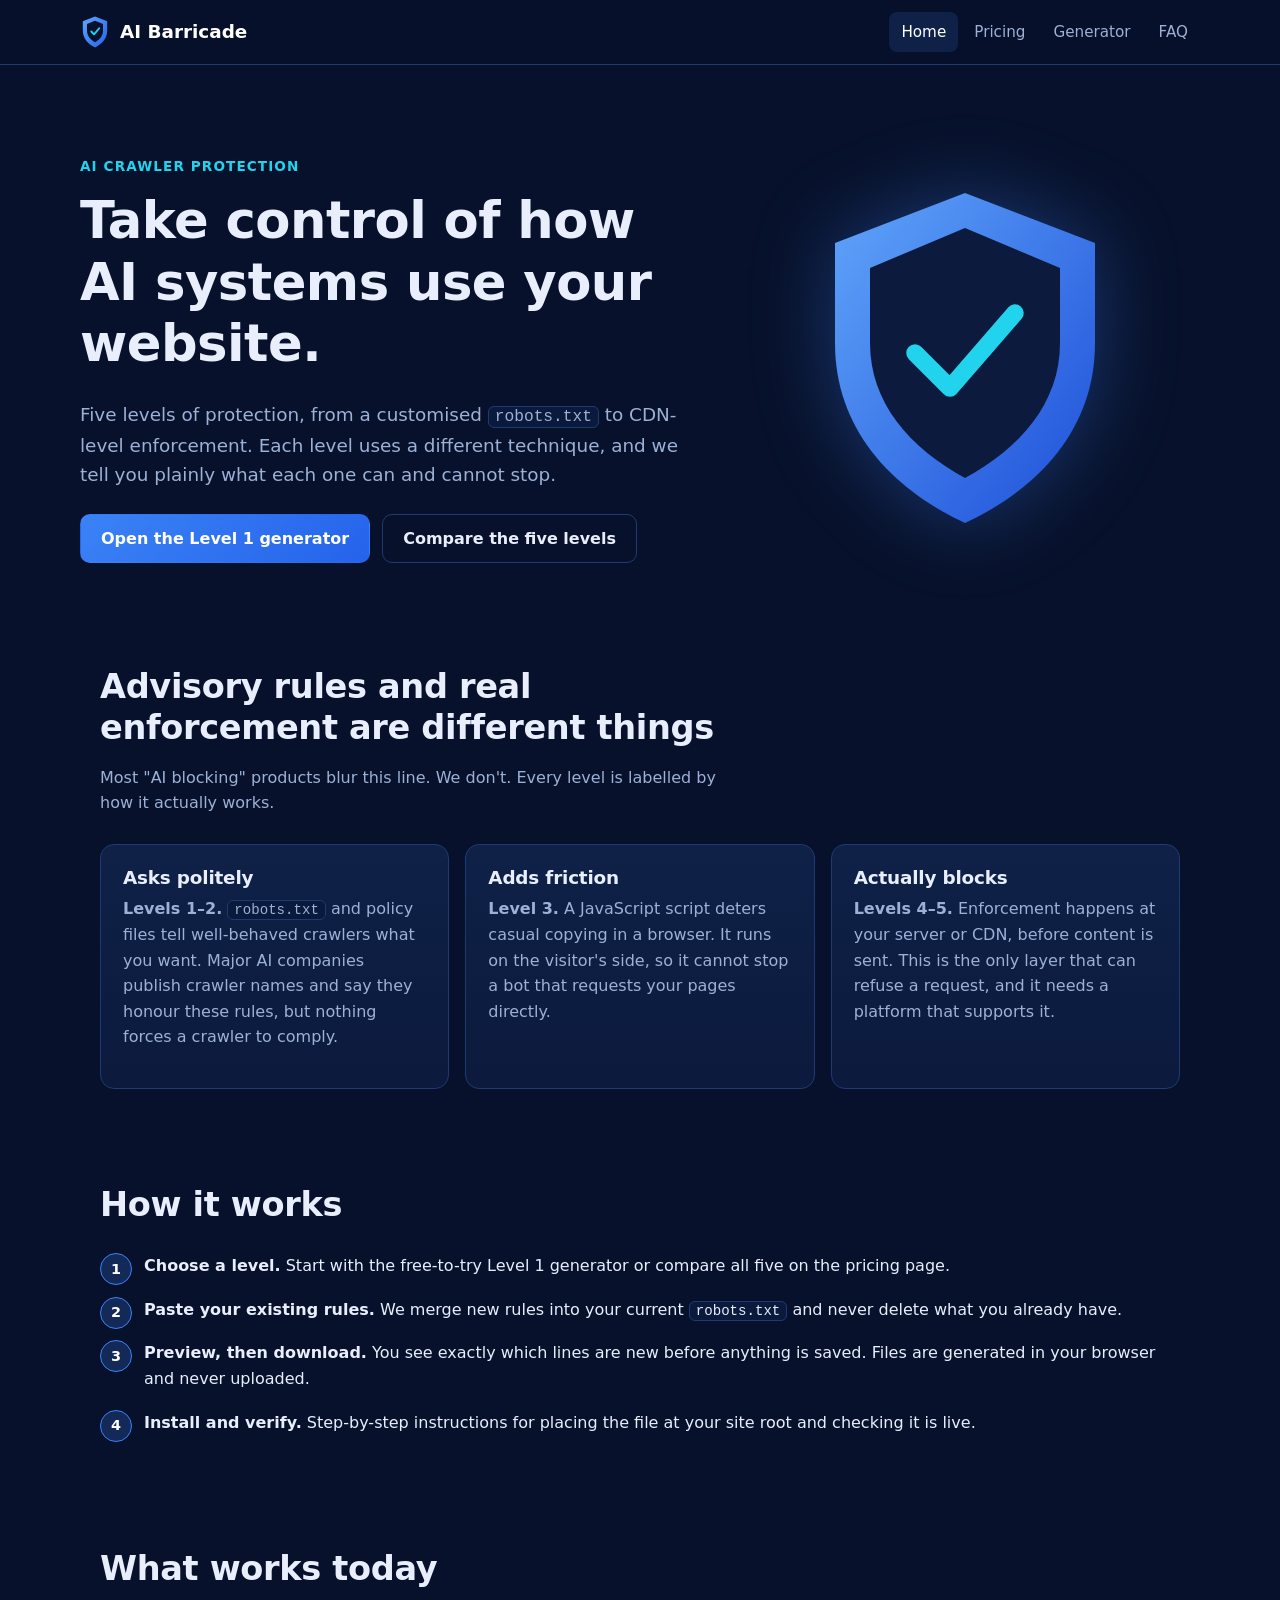
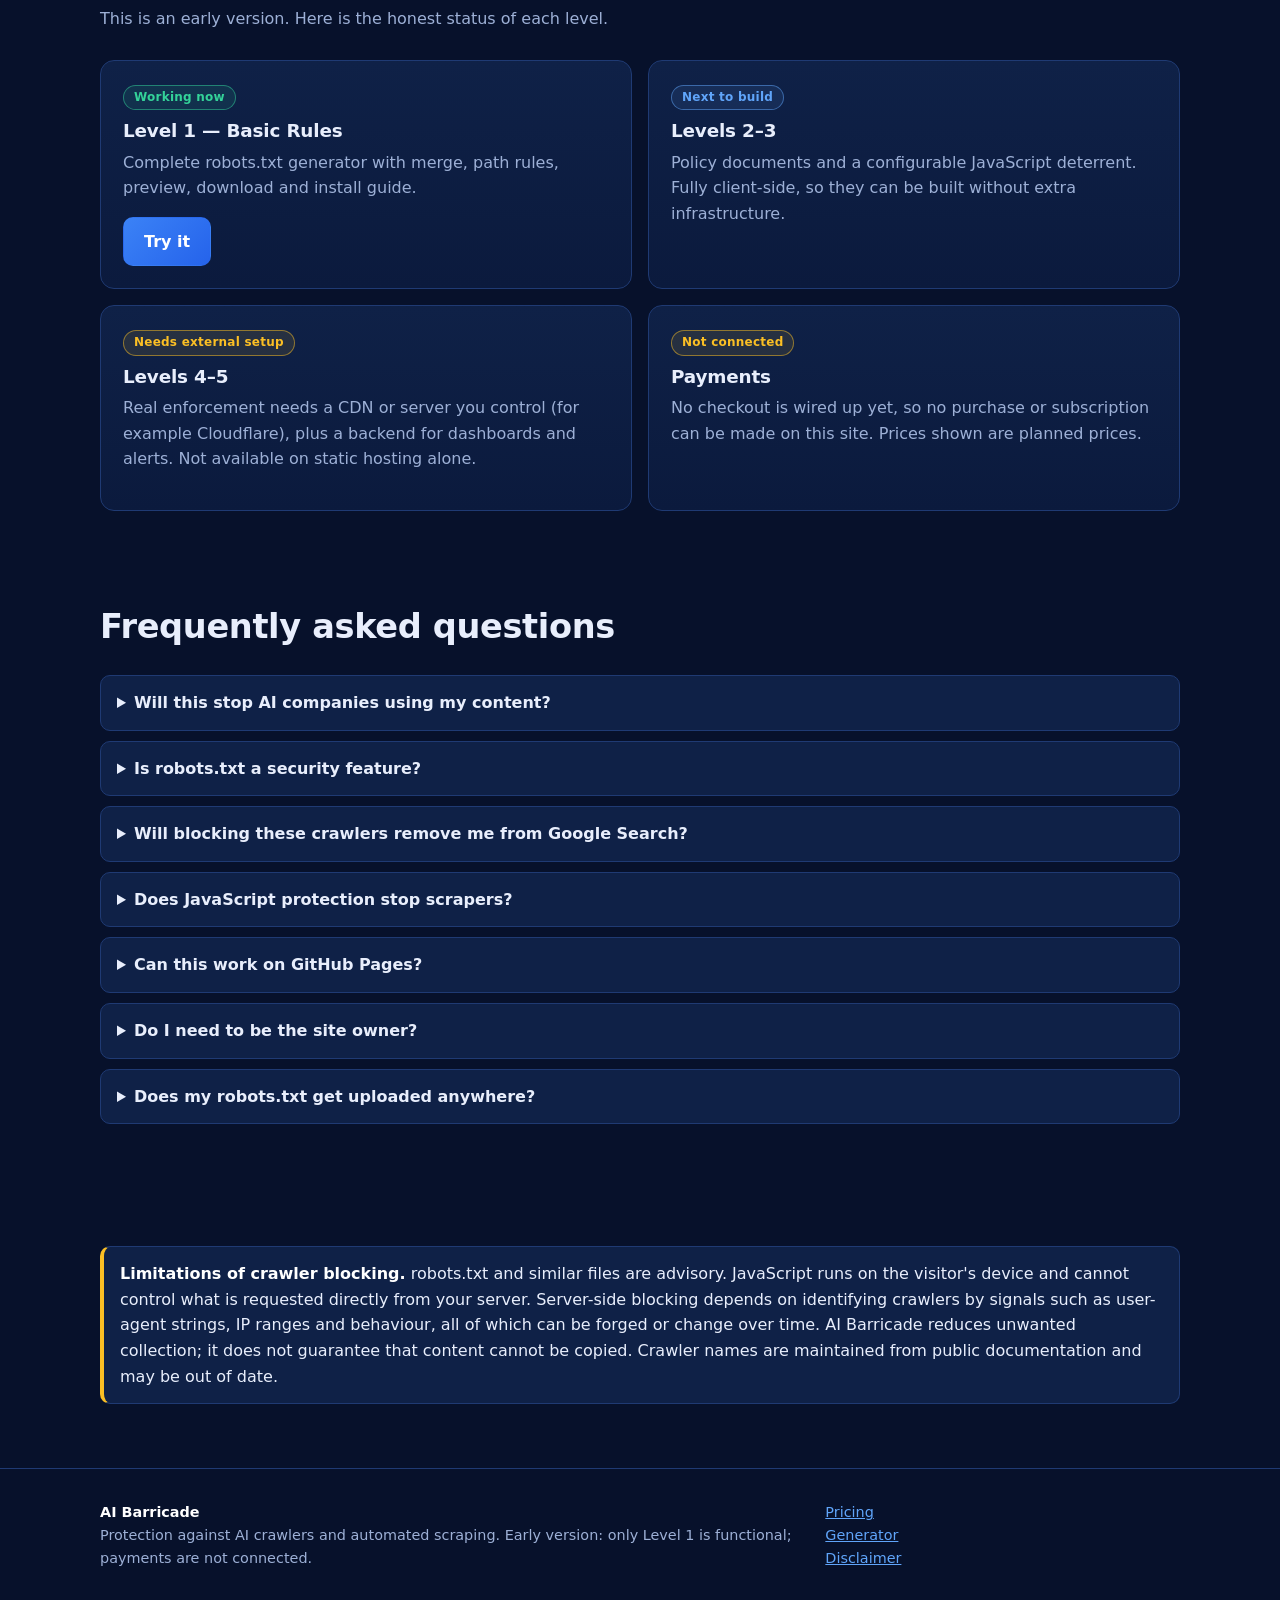
<file: index.html>
<!doctype html>
<html lang="en">
<head>
  <meta charset="utf-8">
  <meta name="viewport" content="width=device-width, initial-scale=1">
  <title>AI Barricade — Protection against AI crawlers and scraping</title>
  <meta name="description" content="Five levels of protection against AI crawlers, from robots.txt rules to CDN-level enforcement. Honest about what each level can and cannot do.">
  <link rel="stylesheet" href="style.css">
</head>
<body>
<header class="site-header">
  <div class="wrap nav">
    <a class="brand" href="index.html" aria-label="AI Barricade home">
      <svg viewBox="0 0 64 72" aria-hidden="true"><defs><linearGradient id="sg" x1="0" y1="0" x2="1" y2="1"><stop offset="0" stop-color="#60a5fa"/><stop offset="1" stop-color="#2563eb"/></linearGradient></defs><path d="M32 3 6 13v20c0 17 11 29 26 36 15-7 26-19 26-36V13L32 3z" fill="url(#sg)"/><path d="M32 12 15 19v14c0 11 7 20 17 25 10-5 17-14 17-25V19l-17-7z" fill="#07112b"/><path d="M24 35l6 6 11-13" fill="none" stroke="#22d3ee" stroke-width="4" stroke-linecap="round" stroke-linejoin="round"/></svg>
      AI Barricade
    </a>
    <nav aria-label="Main"><ul>
      <li><a class="link" href="index.html" aria-current="page">Home</a></li>
      <li><a class="link" href="pricing.html">Pricing</a></li>
      <li><a class="link" href="generator.html">Generator</a></li>
      <li><a class="link" href="index.html#faq">FAQ</a></li>
    </ul></nav>
  </div>
</header>

<main>
  <div class="wrap hero">
    <div class="hero-grid">
      <div>
        <span class="eyebrow">AI crawler protection</span>
        <h1>Take control of how AI systems use your website.</h1>
        <p class="lead">Five levels of protection, from a customised <code>robots.txt</code> to CDN-level enforcement. Each level uses a different technique, and we tell you plainly what each one can and cannot stop.</p>
        <div class="cta">
          <a class="btn btn-primary" href="generator.html">Open the Level 1 generator</a>
          <a class="btn btn-ghost" href="pricing.html">Compare the five levels</a>
        </div>
      </div>
      <div class="hero-art" aria-hidden="true">
        <svg viewBox="0 0 64 72"><defs><linearGradient id="hg" x1="0" y1="0" x2="1" y2="1"><stop offset="0" stop-color="#60a5fa"/><stop offset="1" stop-color="#1d4ed8"/></linearGradient></defs><path d="M32 3 6 13v20c0 17 11 29 26 36 15-7 26-19 26-36V13L32 3z" fill="url(#hg)"/><path d="M32 10 13 18v15c0 12 8 21 19 27 11-6 19-15 19-27V18l-19-8z" fill="#0b1a3d"/><path d="M22 35l7 7 13-15" fill="none" stroke="#22d3ee" stroke-width="3.5" stroke-linecap="round" stroke-linejoin="round"/></svg>
      </div>
    </div>
  </div>

  <section>
    <div class="wrap">
      <div class="section-head">
        <h2>Advisory rules and real enforcement are different things</h2>
        <p class="muted">Most "AI blocking" products blur this line. We don't. Every level is labelled by how it actually works.</p>
      </div>
      <div class="grid cols-3">
        <div class="card"><h3>Asks politely</h3><p class="muted"><strong>Levels 1–2.</strong> <code>robots.txt</code> and policy files tell well-behaved crawlers what you want. Major AI companies publish crawler names and say they honour these rules, but nothing forces a crawler to comply.</p></div>
        <div class="card"><h3>Adds friction</h3><p class="muted"><strong>Level 3.</strong> A JavaScript script deters casual copying in a browser. It runs on the visitor's side, so it cannot stop a bot that requests your pages directly.</p></div>
        <div class="card"><h3>Actually blocks</h3><p class="muted"><strong>Levels 4–5.</strong> Enforcement happens at your server or CDN, before content is sent. This is the only layer that can refuse a request, and it needs a platform that supports it.</p></div>
      </div>
    </div>
  </section>

  <section>
    <div class="wrap">
      <div class="section-head"><h2>How it works</h2></div>
      <ol class="steps">
        <li><strong>Choose a level.</strong> Start with the free-to-try Level 1 generator or compare all five on the pricing page.</li>
        <li><strong>Paste your existing rules.</strong> We merge new rules into your current <code>robots.txt</code> and never delete what you already have.</li>
        <li><strong>Preview, then download.</strong> You see exactly which lines are new before anything is saved. Files are generated in your browser and never uploaded.</li>
        <li><strong>Install and verify.</strong> Step-by-step instructions for placing the file at your site root and checking it is live.</li>
      </ol>
    </div>
  </section>

  <section>
    <div class="wrap">
      <div class="section-head">
        <h2>What works today</h2>
        <p class="muted">This is an early version. Here is the honest status of each level.</p>
      </div>
      <div class="grid cols-2">
        <div class="card"><span class="badge live">Working now</span><h3 style="margin-top:10px">Level 1 — Basic Rules</h3><p class="muted">Complete robots.txt generator with merge, path rules, preview, download and install guide.</p><a class="btn btn-primary" href="generator.html">Try it</a></div>
        <div class="card"><span class="badge next">Next to build</span><h3 style="margin-top:10px">Levels 2–3</h3><p class="muted">Policy documents and a configurable JavaScript deterrent. Fully client-side, so they can be built without extra infrastructure.</p></div>
        <div class="card"><span class="badge infra">Needs external setup</span><h3 style="margin-top:10px">Levels 4–5</h3><p class="muted">Real enforcement needs a CDN or server you control (for example Cloudflare), plus a backend for dashboards and alerts. Not available on static hosting alone.</p></div>
        <div class="card"><span class="badge infra">Not connected</span><h3 style="margin-top:10px">Payments</h3><p class="muted">No checkout is wired up yet, so no purchase or subscription can be made on this site. Prices shown are planned prices.</p></div>
      </div>
    </div>
  </section>

  <section id="faq">
    <div class="wrap">
      <div class="section-head"><h2>Frequently asked questions</h2></div>
      <details><summary>Will this stop AI companies using my content?</summary><p>Not with certainty. Compliant crawlers from major AI companies state that they follow robots.txt, so Levels 1–2 can reduce collection by those crawlers. Anything that ignores the rules can only be stopped by server- or CDN-level enforcement (Levels 4–5), and even then determined scrapers can sometimes evade detection. No product can promise 100% protection.</p></details>
      <details><summary>Is robots.txt a security feature?</summary><p>No. It is a public request, not access control. Anyone can read it, and a malicious bot can ignore it. It is best treated as a clear, machine-readable statement of your preferences.</p></details>
      <details><summary>Will blocking these crawlers remove me from Google Search?</summary><p>Not by default. <code>Google-Extended</code> and <code>Applebot-Extended</code> are control tokens for AI training and do not affect normal search indexing. Some AI search crawlers (such as OAI-SearchBot or PerplexityBot) are listed separately in the generator because blocking them can remove you from those AI search products.</p></details>
      <details><summary>Does JavaScript protection stop scrapers?</summary><p>No. A script only runs in a real browser. A bot that downloads your HTML or calls your API directly never executes it. Level 3 deters casual copying and is not a substitute for server-side protection.</p></details>
      <details><summary>Can this work on GitHub Pages?</summary><p>Levels 1–3 can: they produce static files and scripts. Levels 4–5 cannot run on GitHub Pages alone because it serves static files and cannot run request-filtering logic. You would put a CDN such as Cloudflare in front of your domain (a custom domain is required), and we list the exact account and permissions needed.</p></details>
      <details><summary>Do I need to be the site owner?</summary><p>Yes. The generator asks you to confirm you own the domain or are authorised to manage it. Never share passwords or API keys with us; none of the current tools ask for them.</p></details>
      <details><summary>Does my robots.txt get uploaded anywhere?</summary><p>No. The generator runs entirely in your browser. Your pasted file and settings never leave your device.</p></details>
    </div>
  </section>

  <section>
    <div class="wrap">
      <div class="callout warn" id="disclaimer"><strong>Limitations of crawler blocking.</strong> robots.txt and similar files are advisory. JavaScript runs on the visitor's device and cannot control what is requested directly from your server. Server-side blocking depends on identifying crawlers by signals such as user-agent strings, IP ranges and behaviour, all of which can be forged or change over time. AI Barricade reduces unwanted collection; it does not guarantee that content cannot be copied. Crawler names are maintained from public documentation and may be out of date.</div>
    </div>
  </section>
</main>

<footer>
  <div class="wrap cols">
    <div><strong style="color:#fff">AI Barricade</strong><br>Protection against AI crawlers and automated scraping. Early version: only Level 1 is functional; payments are not connected.</div>
    <div><a href="pricing.html">Pricing</a><br><a href="generator.html">Generator</a><br><a href="#disclaimer">Disclaimer</a></div>
  </div>
</footer>
</body>
</html>
</file>
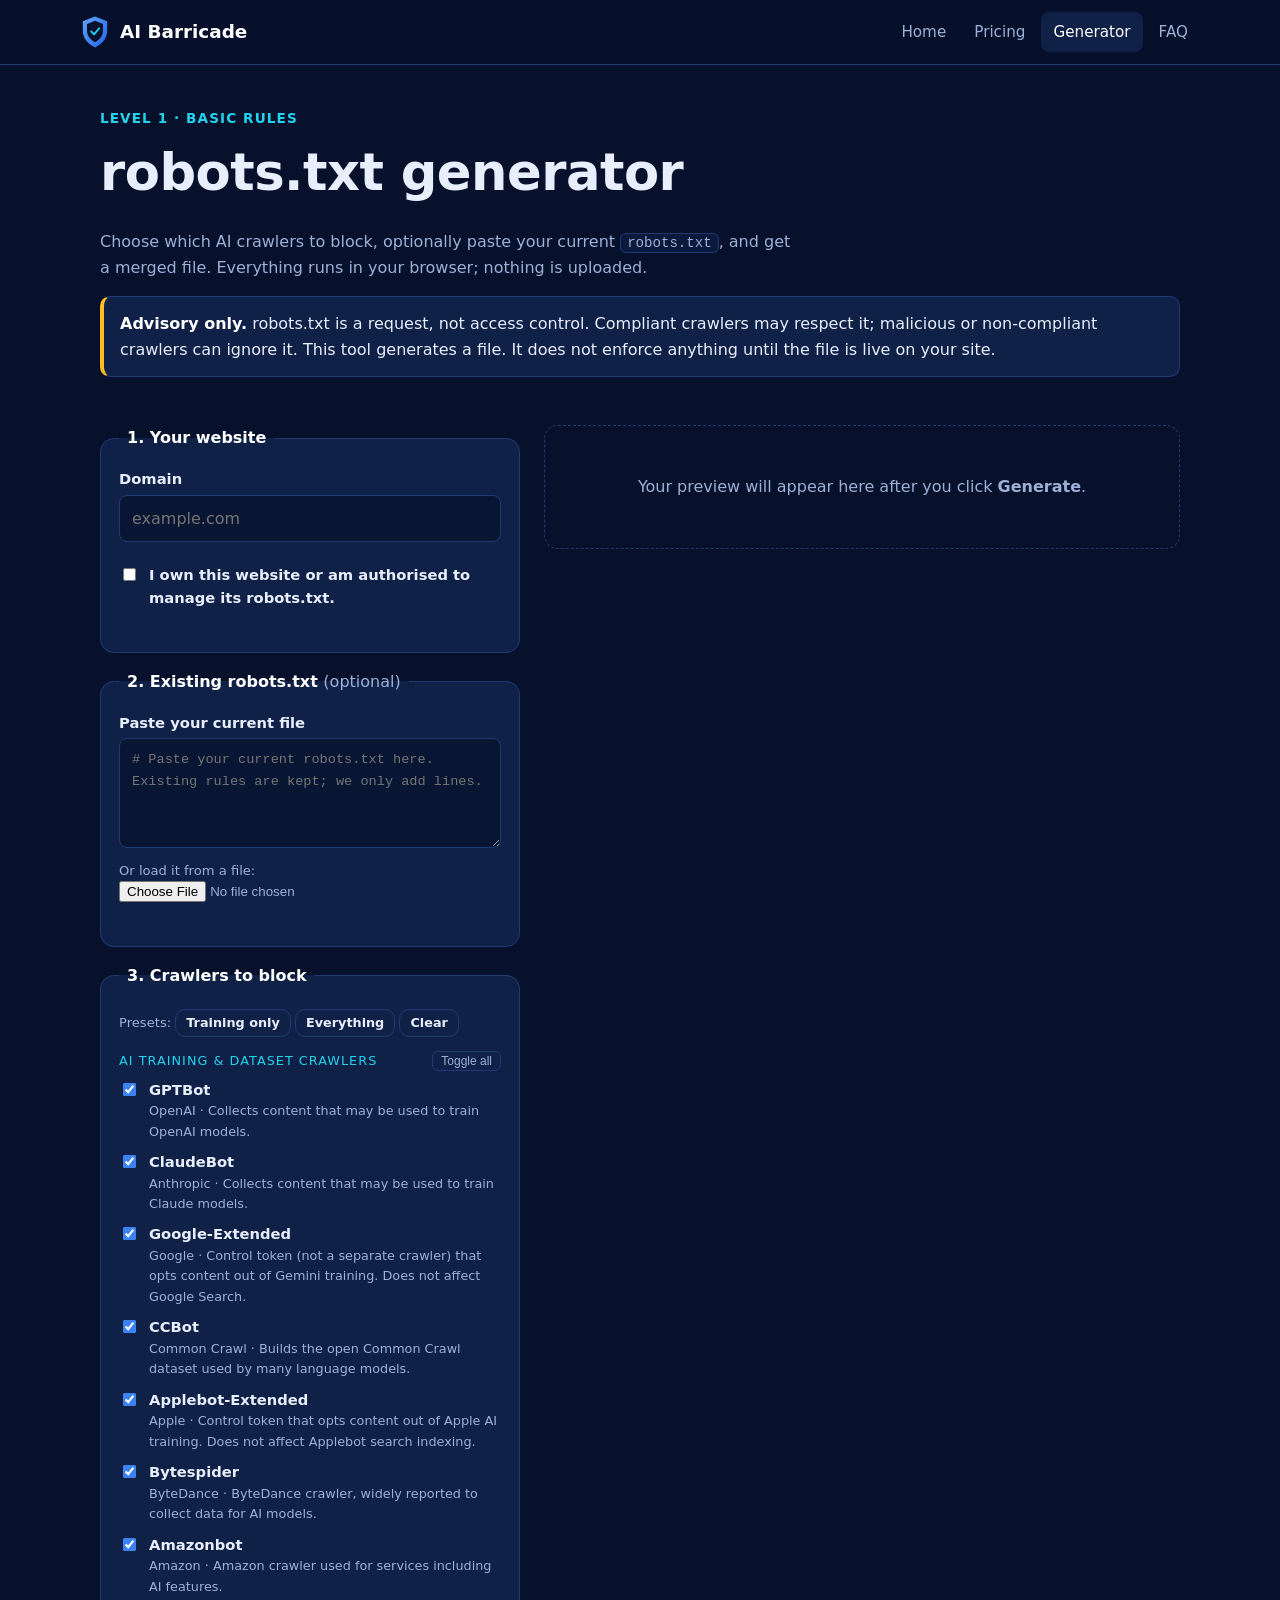
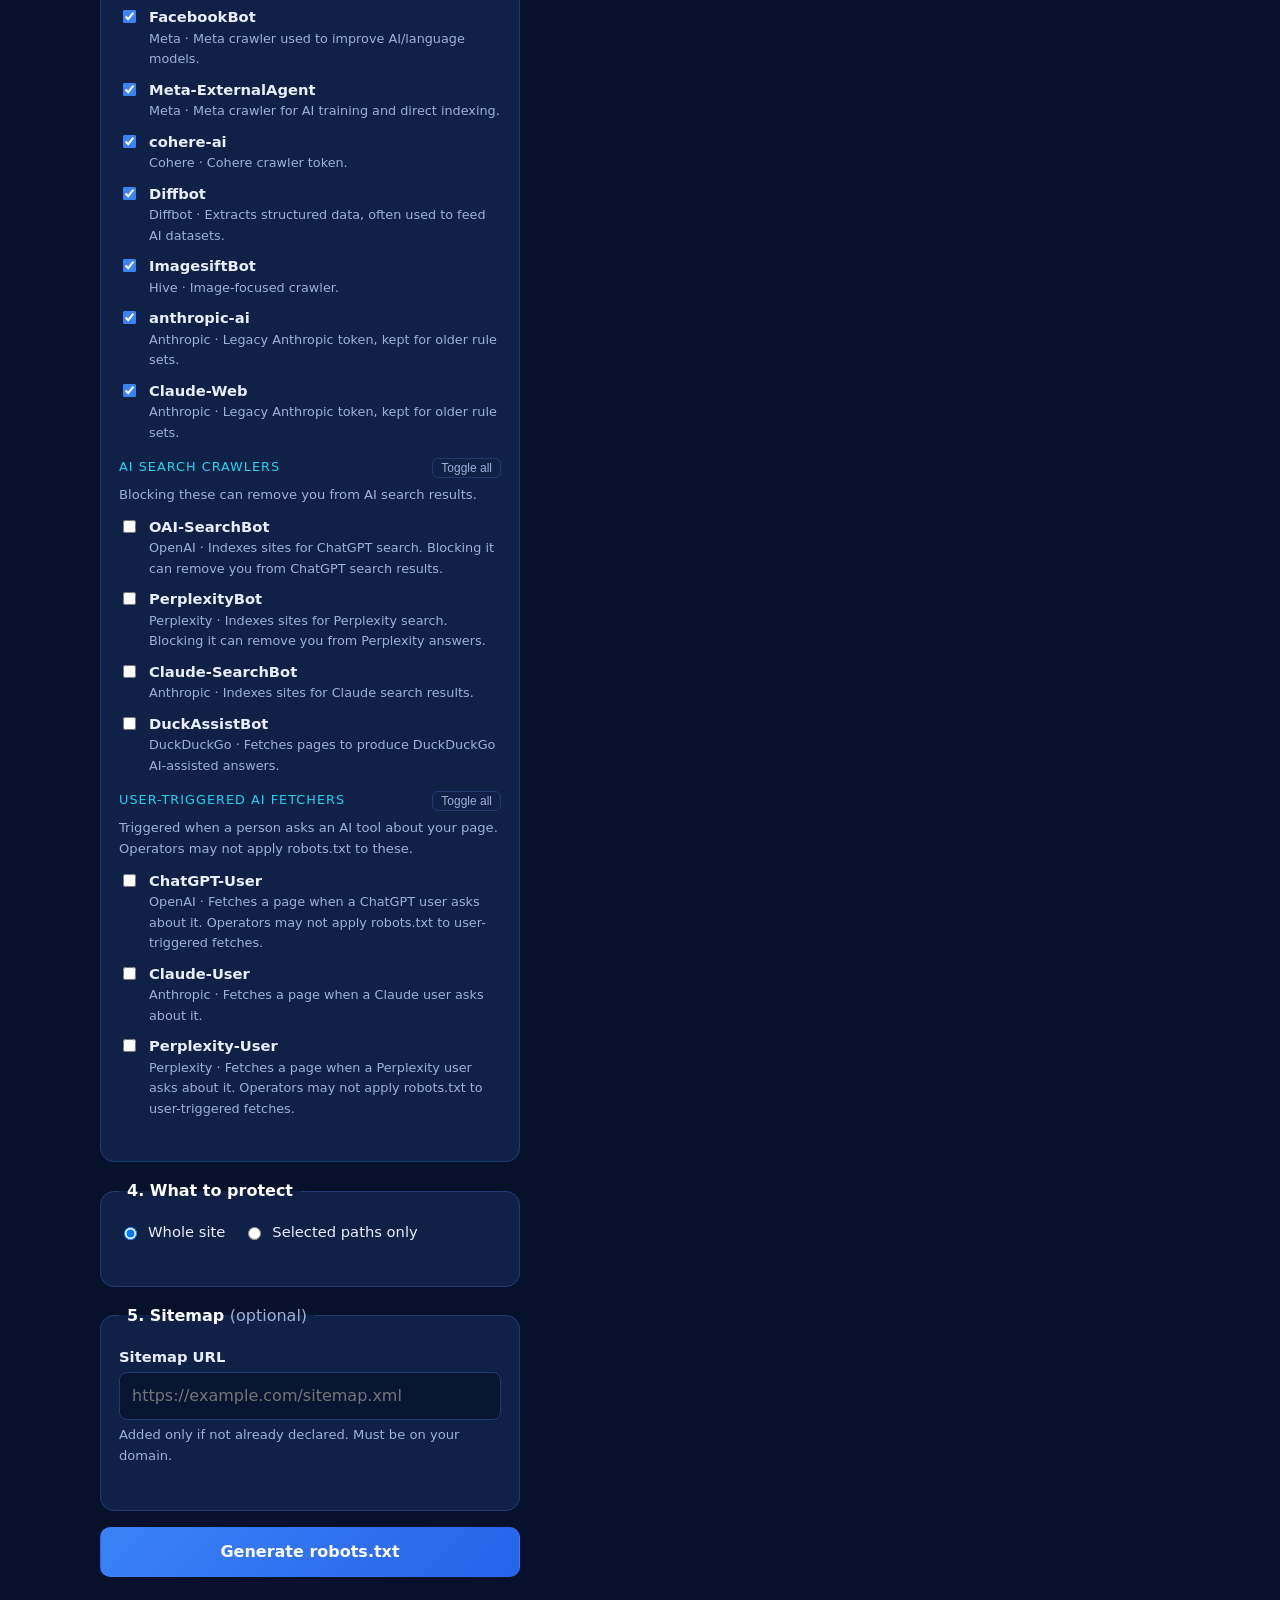
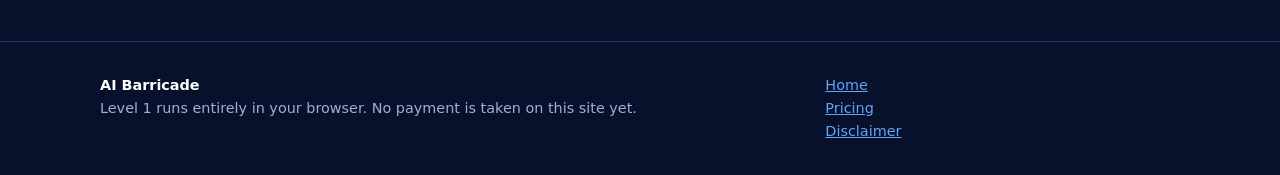
<file: generator.html>
<!doctype html>
<html lang="en">
<head>
  <meta charset="utf-8">
  <meta name="viewport" content="width=device-width, initial-scale=1">
  <title>Level 1 Generator — AI Barricade</title>
  <meta name="description" content="Generate a robots.txt that blocks selected AI crawlers and merges safely with your existing file. Runs entirely in your browser.">
  <link rel="stylesheet" href="style.css">
</head>
<body>
<header class="site-header">
  <div class="wrap nav">
    <a class="brand" href="index.html" aria-label="AI Barricade home">
      <svg viewBox="0 0 64 72" aria-hidden="true"><defs><linearGradient id="sg" x1="0" y1="0" x2="1" y2="1"><stop offset="0" stop-color="#60a5fa"/><stop offset="1" stop-color="#2563eb"/></linearGradient></defs><path d="M32 3 6 13v20c0 17 11 29 26 36 15-7 26-19 26-36V13L32 3z" fill="url(#sg)"/><path d="M32 12 15 19v14c0 11 7 20 17 25 10-5 17-14 17-25V19l-17-7z" fill="#07112b"/><path d="M24 35l6 6 11-13" fill="none" stroke="#22d3ee" stroke-width="4" stroke-linecap="round" stroke-linejoin="round"/></svg>
      AI Barricade
    </a>
    <nav aria-label="Main"><ul>
      <li><a class="link" href="index.html">Home</a></li>
      <li><a class="link" href="pricing.html">Pricing</a></li>
      <li><a class="link" href="generator.html" aria-current="page">Generator</a></li>
      <li><a class="link" href="index.html#faq">FAQ</a></li>
    </ul></nav>
  </div>
</header>

<main class="wrap">
  <div style="padding-top:40px">
    <span class="eyebrow">Level 1 · Basic Rules</span>
    <h1>robots.txt generator</h1>
    <p class="muted" style="max-width:68ch">Choose which AI crawlers to block, optionally paste your current <code>robots.txt</code>, and get a merged file. Everything runs in your browser; nothing is uploaded.</p>
    <div class="callout warn"><strong>Advisory only.</strong> robots.txt is a request, not access control. Compliant crawlers may respect it; malicious or non-compliant crawlers can ignore it. This tool generates a file. It does not enforce anything until the file is live on your site.</div>
  </div>

  <div class="layout">
    <form id="form" class="sticky" novalidate autocomplete="off">
      <fieldset>
        <legend>1. Your website</legend>
        <label for="domain">Domain</label>
        <input type="text" id="domain" inputmode="url" placeholder="example.com" maxlength="300" aria-describedby="domain-err">
        <div class="field-error" id="domain-err" role="alert"></div>
        <label class="check"><input type="checkbox" id="auth"> <span class="name">I own this website or am authorised to manage its robots.txt.</span></label>
        <div class="field-error" id="auth-err" role="alert"></div>
      </fieldset>

      <fieldset>
        <legend>2. Existing robots.txt <span class="muted" style="font-weight:400">(optional)</span></legend>
        <label for="existing">Paste your current file</label>
        <textarea id="existing" spellcheck="false" placeholder="# Paste your current robots.txt here. Existing rules are kept; we only add lines."></textarea>
        <div class="hint">Or load it from a file: <input type="file" id="file" accept=".txt,text/plain" style="max-width:100%"></div>
        <div class="field-error" id="existing-err" role="alert"></div>
      </fieldset>

      <fieldset>
        <legend>3. Crawlers to block</legend>
        <div class="hint">Presets: <button type="button" class="btn btn-ghost" style="padding:3px 10px;font-size:.8rem" data-preset="training">Training only</button> <button type="button" class="btn btn-ghost" style="padding:3px 10px;font-size:.8rem" data-preset="all">Everything</button> <button type="button" class="btn btn-ghost" style="padding:3px 10px;font-size:.8rem" data-preset="none">Clear</button></div>
        <div id="crawler-list"></div>
        <div class="field-error" id="crawler-err" role="alert"></div>
      </fieldset>

      <fieldset>
        <legend>4. What to protect</legend>
        <div class="radio-row" role="radiogroup" aria-label="Scope">
          <label><input type="radio" name="mode" value="full" checked> Whole site</label>
          <label><input type="radio" name="mode" value="paths"> Selected paths only</label>
        </div>
        <div id="paths-box" hidden>
          <label for="paths">Paths to block (one per line)</label>
          <textarea id="paths" spellcheck="false" placeholder="/private/&#10;/members/&#10;/blog/drafts/"></textarea>
          <div class="hint">Each path must start with <code>/</code>. Wildcards <code>*</code> and <code>$</code> are allowed.</div>
        </div>
        <div class="field-error" id="paths-err" role="alert"></div>
      </fieldset>

      <fieldset>
        <legend>5. Sitemap <span class="muted" style="font-weight:400">(optional)</span></legend>
        <label for="sitemap">Sitemap URL</label>
        <input type="url" id="sitemap" placeholder="https://example.com/sitemap.xml" maxlength="500">
        <div class="hint">Added only if not already declared. Must be on your domain.</div>
        <div class="field-error" id="sitemap-err" role="alert"></div>
      </fieldset>

      <button type="submit" class="btn btn-primary" style="width:100%">Generate robots.txt</button>
    </form>

    <div>
      <div id="empty" class="empty-state">Your preview will appear here after you click <strong>Generate</strong>.</div>

      <div id="result" hidden>
        <div class="preview-head">
          <h2 style="margin:0;font-size:1.3rem">Preview <span class="muted" style="font-size:.9rem;font-weight:400">· new lines highlighted</span></h2>
          <div class="actions">
            <button type="button" class="btn btn-primary" id="download">Download robots.txt</button>
            <button type="button" class="btn btn-ghost" id="copy">Copy</button>
          </div>
        </div>
        <pre class="code" id="preview" tabindex="0" aria-label="Generated robots.txt preview"></pre>
        <div id="summary"></div>

        <h2 style="margin-top:36px;font-size:1.3rem">Install it</h2>
        <ol class="steps">
          <li><strong>Save the file as <code>robots.txt</code></strong> (lowercase, plain text, UTF-8). Keep a backup of your current file first.</li>
          <li><strong>Upload it to the root of your domain</strong> so it loads at <code id="url-example">https://example.com/robots.txt</code>. It must be at the root; a file in a subfolder is ignored.</li>
          <li><strong>Check it is live:</strong> open that URL in your browser and confirm you see the new rules. Crawlers may cache the old file for up to a day.</li>
          <li><strong>Validate:</strong> use a robots.txt tester such as the one in Google Search Console to confirm Googlebot is not accidentally blocked.</li>
        </ol>
        <div class="callout"><strong>GitHub Pages:</strong> put <code>robots.txt</code> in the root of the branch or folder that Pages publishes (often the repo root or <code>/docs</code>), commit and push. This only works if the site is served from the domain root: a custom domain, or a <code>username.github.io</code> site. A project site at <code>username.github.io/repo/</code> cannot serve <code>/robots.txt</code>, so crawlers will never see it.</div>
        <div class="callout warn"><strong>What this does and does not do.</strong> Well-behaved crawlers listed here may honour these rules. Crawlers that ignore robots.txt are unaffected. Blocking tokens like <code>Google-Extended</code> opts out of AI training but does not remove you from Google Search. Blocking AI <em>search</em> crawlers can remove you from those AI products.</div>
      </div>
    </div>
  </div>
</main>

<footer>
  <div class="wrap cols">
    <div><strong style="color:#fff">AI Barricade</strong><br>Level 1 runs entirely in your browser. No payment is taken on this site yet.</div>
    <div><a href="index.html">Home</a><br><a href="pricing.html">Pricing</a><br><a href="index.html#disclaimer">Disclaimer</a></div>
  </div>
</footer>

<script src="crawlers.js"></script>
<script src="robots.js"></script>
<script src="generator.js"></script>
</body>
</html>
</file>
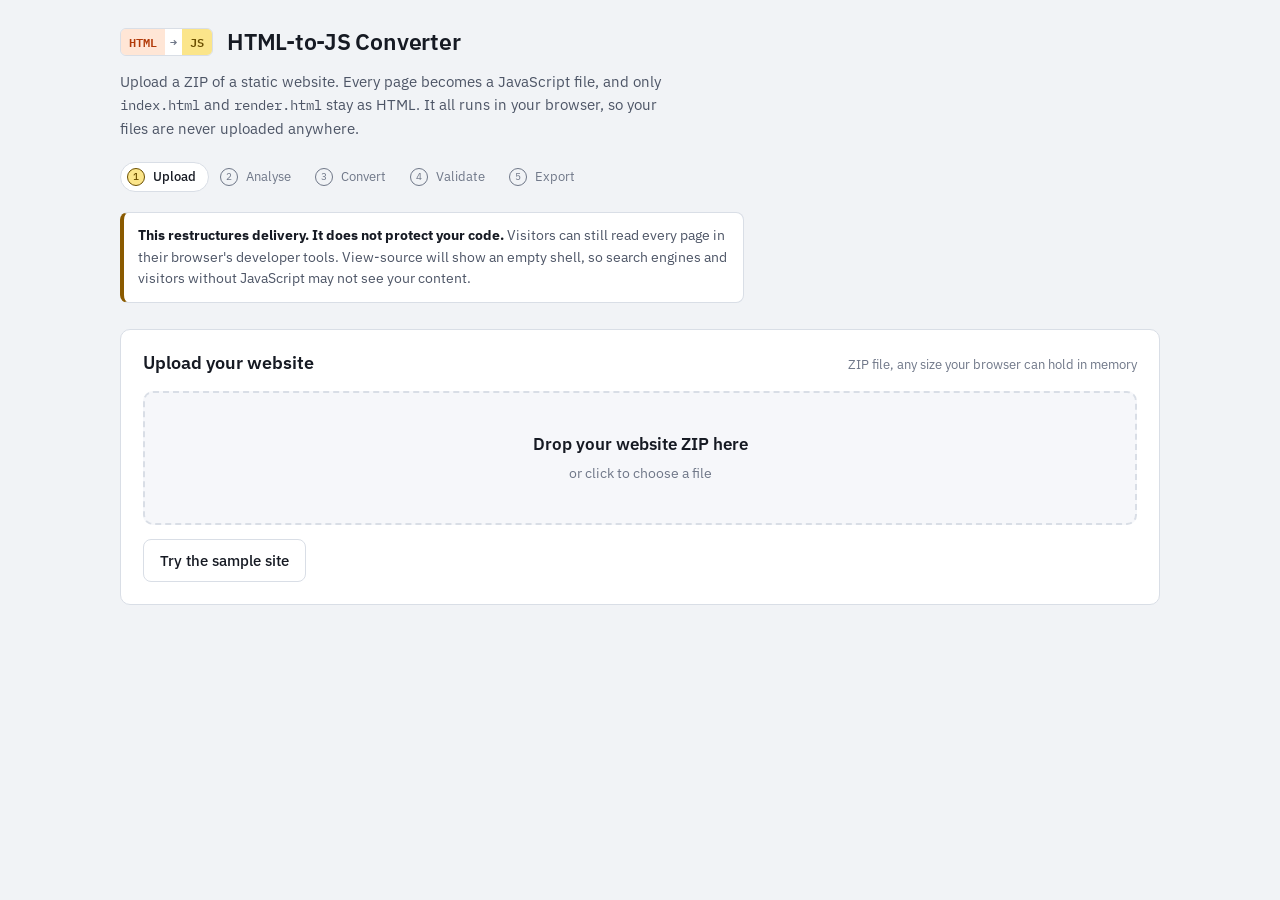
<file: html-to-js-converter.html>
<!doctype html>
<html lang="en">
<head>
<meta charset="utf-8">
<meta name="viewport" content="width=device-width, initial-scale=1">
<title>HTML-to-JS Converter</title>
<link rel="preconnect" href="https://fonts.googleapis.com">
<link rel="preconnect" href="https://fonts.gstatic.com" crossorigin>
<link rel="stylesheet" href="https://fonts.googleapis.com/css2?family=IBM+Plex+Mono:wght@400;500;600&family=IBM+Plex+Sans:wght@400;500;600&display=swap">
<style>
/* Layout: one centred working column. A five-stage rail under the title shows where the
   file is in the pipeline (upload, analyse, convert, validate, export); panels open in that order. */
:root {
  --bg: #f1f3f6;
  --surface: #ffffff;
  --surface-2: #f6f7fa;
  --ink: #161a23;
  --ink-2: #4d5566;
  --ink-3: #6f7788;
  --line: #d9dee6;
  --line-2: #e8ebf0;
  --btn: #161a23;
  --btn-ink: #ffffff;
  --focus: #3550e0;
  --html: #b23a08;
  --html-bg: #ffe6d6;
  --js: #6b4f00;
  --js-bg: #fbe58a;
  --err: #b42318;
  --err-bg: #fde8e6;
  --warn: #8a5a00;
  --warn-bg: #fff1cc;
  --info: #1d4e89;
  --info-bg: #e3eefb;
  --ok: #1b6b3a;
  --ok-bg: #dff3e5;
  --font: "IBM Plex Sans", system-ui, -apple-system, "Segoe UI", Roboto, sans-serif;
  --mono: "IBM Plex Mono", ui-monospace, "SF Mono", Menlo, Consolas, monospace;
  color-scheme: light;
}
@media (prefers-color-scheme: dark) {
  :root:not([data-theme="light"]) {
    --bg: #0d1016; --surface: #151922; --surface-2: #1b2029; --ink: #e7eaf0; --ink-2: #aab2c2; --ink-3: #8a93a5;
    --line: #2a313d; --line-2: #222833; --btn: #eef0f5; --btn-ink: #11141a; --focus: #8aa0ff;
    --html: #ff9f6e; --html-bg: #3a2015; --js: #f6d84c; --js-bg: #3a3210;
    --err: #ff8a80; --err-bg: #3b1a18; --warn: #f6c453; --warn-bg: #3a2d10;
    --info: #8db9f2; --info-bg: #16263a; --ok: #6fd08c; --ok-bg: #15301f;
    color-scheme: dark;
  }
}
:root[data-theme="dark"] {
  --bg: #0d1016; --surface: #151922; --surface-2: #1b2029; --ink: #e7eaf0; --ink-2: #aab2c2; --ink-3: #8a93a5;
  --line: #2a313d; --line-2: #222833; --btn: #eef0f5; --btn-ink: #11141a; --focus: #8aa0ff;
  --html: #ff9f6e; --html-bg: #3a2015; --js: #f6d84c; --js-bg: #3a3210;
  --err: #ff8a80; --err-bg: #3b1a18; --warn: #f6c453; --warn-bg: #3a2d10;
  --info: #8db9f2; --info-bg: #16263a; --ok: #6fd08c; --ok-bg: #15301f;
  color-scheme: dark;
}

* { box-sizing: border-box; }
html { -webkit-text-size-adjust: 100%; }
body {
  margin: 0; background: var(--bg); color: var(--ink);
  font: 15px/1.55 var(--font);
  padding-block: 0 64px;
  padding-left: max(16px, env(safe-area-inset-left, 0px));
  padding-right: max(16px, env(safe-area-inset-right, 0px));
}
[hidden] { display: none !important; }
h1, h2, h3 { line-height: 1.2; margin: 0; text-wrap: balance; }
p { margin: 0; }
code, .mono { font-family: var(--mono); font-size: .92em; }
:focus-visible { outline: 2px solid var(--focus); outline-offset: 2px; border-radius: 4px; }
.wrap { max-width: 1040px; margin: 0 auto; }

/* ---------- header ---------- */
.top { padding-block: 28px 8px; }
.brand { display: flex; align-items: center; gap: 14px; flex-wrap: wrap; }
.brand h1 { font-size: 1.45rem; font-weight: 600; letter-spacing: -.01em; }
.mark { display: inline-flex; align-items: stretch; font: 600 12px/1 var(--mono); border-radius: 6px; overflow: hidden; border: 1px solid var(--line); }
.mark span { padding: 7px 8px; display: inline-flex; align-items: center; }
.m-html { background: var(--html-bg); color: var(--html); }
.m-arrow { background: var(--surface); color: var(--ink-3); padding-inline: 5px !important; }
.m-js { background: var(--js-bg); color: var(--js); }
.lede { margin-top: 14px; max-width: 62ch; color: var(--ink-2); }

.stages { list-style: none; display: flex; flex-wrap: wrap; gap: 6px 4px; margin: 22px 0 0; padding: 0; }
.stages li { display: flex; align-items: center; gap: 8px; font-size: 13px; color: var(--ink-3); padding: 4px 12px 4px 6px; border-radius: 99px; border: 1px solid transparent; }
.stages .dot { width: 18px; height: 18px; border-radius: 50%; border: 1.5px solid currentColor; display: grid; place-items: center; font-size: 10px; line-height: 1; }
.stages li[data-state="done"] { color: var(--ok); }
.stages li[data-state="done"] .dot { background: var(--ok); border-color: var(--ok); color: var(--surface); }
.stages li[data-state="current"] { color: var(--ink); background: var(--surface); border-color: var(--line); font-weight: 500; }
.stages li[data-state="current"] .dot { background: var(--js-bg); border-color: var(--js); color: var(--js); }

.notice { margin-top: 20px; padding: 12px 14px; border: 1px solid var(--line); border-left: 4px solid var(--warn); border-radius: 8px; background: var(--surface); color: var(--ink-2); font-size: 14px; max-width: 78ch; }
.notice strong { color: var(--ink); }

/* ---------- panels ---------- */
main { margin-top: 18px; display: grid; gap: 18px; }
.panel { background: var(--surface); border: 1px solid var(--line); border-radius: 10px; padding: 22px; min-width: 0; }
.panel-head { display: flex; flex-wrap: wrap; align-items: baseline; justify-content: space-between; gap: 8px 16px; margin-bottom: 16px; }
.panel-head h2 { font-size: 1.1rem; font-weight: 600; }
.sub { color: var(--ink-3); font-size: 13px; }

.drop { display: grid; gap: 6px; place-items: center; text-align: center; padding: 38px 16px; border: 2px dashed var(--line); border-radius: 10px; background: var(--surface-2); cursor: pointer; transition: border-color .15s, background .15s; }
.drop:hover, .drop.over, .drop:focus-within { border-color: var(--focus); background: var(--info-bg); }
.drop input { position: absolute; width: 1px; height: 1px; opacity: 0; pointer-events: none; }
.drop strong { font-size: 1.05rem; font-weight: 600; }
.drop span { color: var(--ink-3); font-size: 14px; }
.upload-actions { display: flex; flex-wrap: wrap; gap: 10px 14px; align-items: center; margin-top: 14px; }
.status { color: var(--ink-2); font-size: 14px; }
.status.err { color: var(--err); }

.btn { font: inherit; font-weight: 500; padding: 9px 16px; border-radius: 8px; border: 1px solid var(--btn); background: var(--btn); color: var(--btn-ink); cursor: pointer; }
.btn:hover:not(:disabled) { filter: brightness(1.12); }
.btn.secondary { background: transparent; color: var(--ink); border-color: var(--line); }
.btn.secondary:hover:not(:disabled) { background: var(--surface-2); filter: none; }
.btn.small { padding: 5px 10px; font-size: 13px; }
.btn:disabled { opacity: .5; cursor: not-allowed; }
.linkbtn { font: inherit; background: none; border: 0; padding: 0; color: var(--ink-2); text-decoration: underline; cursor: pointer; }

.summary { display: flex; flex-wrap: wrap; gap: 8px 22px; margin: 0 0 18px; padding: 0; list-style: none; }
.summary li { color: var(--ink-2); font-size: 14px; }
.summary b { font-variant-numeric: tabular-nums; color: var(--ink); font-weight: 600; }

.table-wrap { overflow-x: auto; border: 1px solid var(--line); border-radius: 8px; }
table { border-collapse: collapse; width: 100%; font-size: 14px; }
th, td { text-align: left; padding: 8px 12px; border-bottom: 1px solid var(--line-2); vertical-align: top; }
th { font-size: 12px; text-transform: uppercase; letter-spacing: .06em; color: var(--ink-3); font-weight: 500; background: var(--surface-2); white-space: nowrap; }
tr:last-child td { border-bottom: 0; }
td.num, th.num { text-align: right; font-variant-numeric: tabular-nums; }
td.path { font-family: var(--mono); font-size: 13px; overflow-wrap: anywhere; }
td.title { color: var(--ink-2); min-width: 10rem; }
.check { width: 18px; height: 18px; accent-color: var(--focus); }
.tag { display: inline-block; font: 500 11px/1 var(--mono); padding: 3px 6px; border-radius: 4px; margin-left: 6px; vertical-align: 1px; }
.tag.html { background: var(--html-bg); color: var(--html); }
.tag.js { background: var(--js-bg); color: var(--js); }
.tag.warn { background: var(--warn-bg); color: var(--warn); }

.options { display: flex; flex-wrap: wrap; gap: 14px 28px; align-items: flex-end; margin-top: 18px; }
.field { display: grid; gap: 4px; font-size: 13px; color: var(--ink-2); }
.field input[type="text"] { font: 14px var(--mono); padding: 7px 10px; border: 1px solid var(--line); border-radius: 6px; background: var(--surface); color: var(--ink); width: 13rem; max-width: 100%; }
.inline-check { display: flex; gap: 8px; align-items: center; font-size: 14px; color: var(--ink-2); }
.convert-row { margin-top: 20px; display: flex; flex-wrap: wrap; gap: 12px; align-items: center; }

.notes { margin-top: 16px; display: grid; gap: 8px; }

/* ---------- result ---------- */
.banner { display: flex; flex-wrap: wrap; gap: 12px 20px; align-items: center; justify-content: space-between; padding: 14px 16px; border-radius: 8px; border: 1px solid; margin-bottom: 18px; }
.banner.ok { background: var(--ok-bg); border-color: var(--ok); }
.banner.warn { background: var(--warn-bg); border-color: var(--warn); }
.banner.err { background: var(--err-bg); border-color: var(--err); }
.banner h2 { font-size: 1.05rem; font-weight: 600; }
.banner p { color: var(--ink-2); font-size: 14px; margin-top: 2px; font-variant-numeric: tabular-nums; }
.actions { display: flex; flex-wrap: wrap; gap: 8px; }

.tabs { display: flex; gap: 2px; border-bottom: 1px solid var(--line); margin-bottom: 18px; overflow-x: auto; }
.tabs button { font: inherit; font-weight: 500; padding: 9px 14px; background: none; border: 0; border-bottom: 2px solid transparent; color: var(--ink-3); cursor: pointer; white-space: nowrap; margin-bottom: -1px; }
.tabs button[aria-selected="true"] { color: var(--ink); border-bottom-color: var(--ink); }

.chips { display: flex; flex-wrap: wrap; gap: 8px; margin-bottom: 14px; align-items: center; }
.chip { font: inherit; font-size: 13px; padding: 4px 11px; border-radius: 99px; border: 1px solid var(--line); background: var(--surface); color: var(--ink-2); cursor: pointer; font-variant-numeric: tabular-nums; }
.chip[aria-pressed="true"] { background: var(--btn); color: var(--btn-ink); border-color: var(--btn); }
.chips .spacer { flex: 1; }

.findings { display: grid; gap: 0; border: 1px solid var(--line); border-radius: 8px; overflow: hidden; }
.finding { display: grid; grid-template-columns: 5.5rem minmax(0, 1fr); gap: 12px; padding: 10px 14px; border-bottom: 1px solid var(--line-2); align-items: start; }
.finding:last-child { border-bottom: 0; }
.badge { font: 600 11px/1 var(--mono); text-transform: uppercase; letter-spacing: .05em; padding: 5px 7px; border-radius: 4px; text-align: center; }
.badge.error { background: var(--err-bg); color: var(--err); }
.badge.warn { background: var(--warn-bg); color: var(--warn); }
.badge.info { background: var(--info-bg); color: var(--info); }
.finding .file { font: 12.5px var(--mono); color: var(--ink-3); overflow-wrap: anywhere; margin-bottom: 2px; }
.finding .msg { overflow-wrap: anywhere; }
.empty { padding: 22px; text-align: center; color: var(--ink-2); border: 1px dashed var(--line); border-radius: 8px; }

.preview-bar { display: flex; flex-wrap: wrap; gap: 10px 14px; align-items: center; margin-bottom: 12px; }
.preview-bar select { font: 14px var(--mono); padding: 7px 10px; border: 1px solid var(--line); border-radius: 6px; background: var(--surface); color: var(--ink); max-width: 100%; }
.seg { display: inline-flex; border: 1px solid var(--line); border-radius: 8px; overflow: hidden; }
.seg button { font: inherit; font-size: 13px; padding: 6px 12px; background: var(--surface); color: var(--ink-2); border: 0; border-right: 1px solid var(--line); cursor: pointer; }
.seg button:last-child { border-right: 0; }
.seg button[aria-pressed="true"] { background: var(--btn); color: var(--btn-ink); }
.stage { background: var(--surface-2); border: 1px solid var(--line); border-radius: 8px; padding: 14px; display: flex; justify-content: center; overflow-x: auto; }
.stage iframe { width: 100%; height: 560px; border: 1px solid var(--line); border-radius: 6px; background: #fff; flex: none; }
.stage[data-device="tablet"] iframe { width: 768px; }
.stage[data-device="phone"] iframe { width: 390px; }
.console { margin-top: 12px; border: 1px solid var(--line); border-radius: 8px; font: 12.5px/1.5 var(--mono); max-height: 180px; overflow: auto; }
.console div { padding: 6px 12px; border-bottom: 1px solid var(--line-2); overflow-wrap: anywhere; }
.console div:last-child { border-bottom: 0; }
.console .err { color: var(--err); }
.console .warn { color: var(--warn); }
.console .ok { color: var(--ok); }
.console .info { color: var(--ink-3); }
.fine { margin-top: 10px; font-size: 13px; color: var(--ink-3); max-width: 80ch; }

.tree { margin: 0; padding: 14px 16px; border: 1px solid var(--line); border-radius: 8px; background: var(--surface-2); font: 13px/1.7 var(--mono); overflow-x: auto; white-space: pre; }
.tree .gen { color: var(--js); background: var(--js-bg); border-radius: 3px; padding: 0 4px; }
.tree .shell { color: var(--html); background: var(--html-bg); border-radius: 3px; padding: 0 4px; }
.tree .dim { color: var(--ink-3); }
h3.section { font-size: .95rem; font-weight: 600; margin: 22px 0 10px; }
h3.section:first-child { margin-top: 0; }

.toast { position: fixed; left: 50%; transform: translateX(-50%); bottom: calc(18px + env(safe-area-inset-bottom, 0px)); background: var(--btn); color: var(--btn-ink); padding: 10px 16px; border-radius: 8px; font-size: 14px; max-width: min(92vw, 520px); box-shadow: 0 6px 24px rgba(0, 0, 0, .25); z-index: 20; }

@media (max-width: 640px) {
  .panel { padding: 16px; }
  .finding { grid-template-columns: 1fr; gap: 6px; }
  .finding .badge { justify-self: start; }
  .stage iframe { height: 460px; }
  .stage[data-device="tablet"] iframe { width: 640px; }
}
@media (prefers-reduced-motion: reduce) { * { transition: none !important; } }
</style>
</head>
<body>
<div class="wrap">
  <header class="top">
    <div class="brand">
      <span class="mark" aria-hidden="true"><span class="m-html">HTML</span><span class="m-arrow">&rarr;</span><span class="m-js">JS</span></span>
      <h1>HTML-to-JS Converter</h1>
    </div>
    <p class="lede">Upload a ZIP of a static website. Every page becomes a JavaScript file, and only <code>index.html</code> and <code>render.html</code> stay as HTML. It all runs in your browser, so your files are never uploaded anywhere.</p>
    <ol class="stages" id="stages" aria-label="Progress"></ol>
    <aside class="notice"><strong>This restructures delivery. It does not protect your code.</strong> Visitors can still read every page in their browser's developer tools. View-source will show an empty shell, so search engines and visitors without JavaScript may not see your content.</aside>
  </header>

  <main>
    <!-- 1. Upload -->
    <section class="panel" id="panel-upload" aria-labelledby="h-upload">
      <div class="panel-head"><h2 id="h-upload">Upload your website</h2><span class="sub">ZIP file, any size your browser can hold in memory</span></div>
      <label class="drop" id="drop" for="zip-input">
        <input type="file" id="zip-input" accept=".zip,application/zip,application/x-zip-compressed">
        <strong>Drop your website ZIP here</strong>
        <span>or click to choose a file</span>
      </label>
      <div class="upload-actions">
        <button class="btn secondary" type="button" id="btn-sample">Try the sample site</button>
        <span class="status" id="upload-status" role="status" aria-live="polite"></span>
      </div>
    </section>

    <!-- 2. Analyse -->
    <section class="panel" id="panel-analyse" aria-labelledby="h-analyse" hidden>
      <div class="panel-head">
        <h2 id="h-analyse">What we found</h2>
        <span class="sub"><span id="analyse-name" class="mono"></span> &middot; <button class="linkbtn" type="button" id="btn-reset">Choose a different file</button></span>
      </div>
      <ul class="summary" id="summary"></ul>
      <div class="table-wrap">
        <table>
          <thead><tr><th scope="col"><span class="sr" style="position:absolute;left:-9999px">Convert</span><input class="check" type="checkbox" id="check-all" aria-label="Convert all pages" checked></th><th scope="col">Page</th><th scope="col">Title</th><th scope="col" class="num">Links</th><th scope="col" class="num">Scripts</th><th scope="col" class="num">Size</th></tr></thead>
          <tbody id="page-rows"></tbody>
        </table>
      </div>
      <div class="notes" id="analyse-notes"></div>
      <div class="options">
        <label class="field">Folder for page scripts<input type="text" id="opt-dir" value="pages" spellcheck="false" autocomplete="off"></label>
        <label class="inline-check"><input class="check" type="checkbox" id="opt-literals" checked> Update page links written as text inside scripts</label>
      </div>
      <div class="convert-row">
        <button class="btn" type="button" id="btn-convert">Convert pages</button>
        <span class="sub" id="convert-hint">Unticked pages stay as .html files, which suits fragments that your scripts load with fetch().</span>
      </div>
    </section>

    <!-- 3. Result -->
    <section class="panel" id="panel-result" aria-labelledby="h-result" hidden>
      <div class="banner" id="banner">
        <div><h2 id="h-result"></h2><p id="banner-stats"></p></div>
        <div class="actions">
          <button class="btn" type="button" id="btn-download">Download converted ZIP</button>
          <button class="btn secondary" type="button" id="btn-report">Download report</button>
        </div>
      </div>

      <div class="tabs" role="tablist" aria-label="Result">
        <button role="tab" id="tab-report" aria-controls="view-report" aria-selected="true" type="button">Validation</button>
        <button role="tab" id="tab-preview" aria-controls="view-preview" aria-selected="false" type="button" tabindex="-1">Preview</button>
        <button role="tab" id="tab-files" aria-controls="view-files" aria-selected="false" type="button" tabindex="-1">Files</button>
      </div>

      <div id="view-report" role="tabpanel" aria-labelledby="tab-report">
        <div class="chips" id="chips"></div>
        <div id="findings"></div>
        <p class="fine" id="runtime-note"></p>
      </div>

      <div id="view-preview" role="tabpanel" aria-labelledby="tab-preview" hidden>
        <div class="preview-bar">
          <label class="sub" for="preview-page">Page</label>
          <select id="preview-page"></select>
          <span class="seg" role="group" aria-label="Preview width">
            <button type="button" data-device="desktop" aria-pressed="true">Desktop</button>
            <button type="button" data-device="tablet" aria-pressed="false">Tablet</button>
            <button type="button" data-device="phone" aria-pressed="false">Phone</button>
          </span>
          <button class="btn secondary small" type="button" id="btn-reload">Reload</button>
        </div>
        <div class="stage" id="stage" data-device="desktop">
          <iframe id="preview-frame" title="Preview of the converted page" sandbox="allow-scripts allow-popups allow-forms"></iframe>
        </div>
        <div class="console" id="console" aria-live="polite"></div>
        <p class="fine">The preview runs the real renderer and your scripts in an isolated frame, with images and stylesheets embedded. It cannot reach files that scripts request while running (fetch, XHR) and blocks storage, so a few features may behave differently than on a server. Test the downloaded ZIP on a local web server for a final check.</p>
      </div>

      <div id="view-files" role="tabpanel" aria-labelledby="tab-files" hidden>
        <h3 class="section">Converted pages</h3>
        <div class="table-wrap"><table>
          <thead><tr><th scope="col">Original file</th><th scope="col">Page script</th><th scope="col">Address</th></tr></thead>
          <tbody id="map-rows"></tbody>
        </table></div>
        <h3 class="section">Output structure</h3>
        <pre class="tree" id="tree"></pre>
        <p class="fine" id="tree-note"></p>
      </div>
    </section>
  </main>
</div>
<div class="toast" id="toast" role="status" aria-live="polite" hidden></div>

<script>
/*!

JSZip v3.10.2 - A JavaScript class for generating and reading zip files
<http://stuartk.com/jszip>

(c) 2009-2016 Stuart Knightley <stuart [at] stuartk.com>
Dual licenced under the MIT license or GPLv3. See https://raw.github.com/Stuk/jszip/main/LICENSE.markdown.

JSZip uses the library pako released under the MIT license :
https://github.com/nodeca/pako/blob/main/LICENSE
*/

!function(e){if("object"==typeof exports&&"undefined"!=typeof module)module.exports=e();else if("function"==typeof define&&define.amd)define([],e);else{("undefined"!=typeof window?window:"undefined"!=typeof global?global:"undefined"!=typeof self?self:this).JSZip=e()}}(function(){return function s(a,o,h){function u(r,e){if(!o[r]){if(!a[r]){var t="function"==typeof require&&require;if(!e&&t)return t(r,!0);if(l)return l(r,!0);var n=new Error("Cannot find module '"+r+"'");throw n.code="MODULE_NOT_FOUND",n}var i=o[r]={exports:{}};a[r][0].call(i.exports,function(e){var t=a[r][1][e];return u(t||e)},i,i.exports,s,a,o,h)}return o[r].exports}for(var l="function"==typeof require&&require,e=0;e<h.length;e++)u(h[e]);return u}({1:[function(e,t,r){"use strict";var d=e("./utils"),c=e("./support"),p="ABCDEFGHIJKLMNOPQRSTUVWXYZabcdefghijklmnopqrstuvwxyz0123456789+/=";r.encode=function(e){for(var t,r,n,i,s,a,o,h=[],u=0,l=e.length,f=l,c="string"!==d.getTypeOf(e);u<e.length;)f=l-u,n=c?(t=e[u++],r=u<l?e[u++]:0,u<l?e[u++]:0):(t=e.charCodeAt(u++),r=u<l?e.charCodeAt(u++):0,u<l?e.charCodeAt(u++):0),i=t>>2,s=(3&t)<<4|r>>4,a=1<f?(15&r)<<2|n>>6:64,o=2<f?63&n:64,h.push(p.charAt(i)+p.charAt(s)+p.charAt(a)+p.charAt(o));return h.join("")},r.decode=function(e){var t,r,n,i,s,a,o=0,h=0,u="data:";if(e.substr(0,u.length)===u)throw new Error("Invalid base64 input, it looks like a data url.");var l,f=3*(e=e.replace(/[^A-Za-z0-9+/=]/g,"")).length/4;if(e.charAt(e.length-1)===p.charAt(64)&&f--,e.charAt(e.length-2)===p.charAt(64)&&f--,f%1!=0)throw new Error("Invalid base64 input, bad content length.");for(l=c.uint8array?new Uint8Array(0|f):new Array(0|f);o<e.length;)t=p.indexOf(e.charAt(o++))<<2|(i=p.indexOf(e.charAt(o++)))>>4,r=(15&i)<<4|(s=p.indexOf(e.charAt(o++)))>>2,n=(3&s)<<6|(a=p.indexOf(e.charAt(o++))),l[h++]=t,64!==s&&(l[h++]=r),64!==a&&(l[h++]=n);return l}},{"./support":30,"./utils":32}],2:[function(e,t,r){"use strict";var n=e("./external"),i=e("./stream/DataWorker"),s=e("./stream/Crc32Probe"),a=e("./stream/DataLengthProbe");function o(e,t,r,n,i){this.compressedSize=e,this.uncompressedSize=t,this.crc32=r,this.compression=n,this.compressedContent=i}o.prototype={getContentWorker:function(){var e=new i(n.Promise.resolve(this.compressedContent)).pipe(this.compression.uncompressWorker()).pipe(new a("data_length")),t=this;return e.on("end",function(){if(this.streamInfo.data_length!==t.uncompressedSize)throw new Error("Bug : uncompressed data size mismatch")}),e},getCompressedWorker:function(){return new i(n.Promise.resolve(this.compressedContent)).withStreamInfo("compressedSize",this.compressedSize).withStreamInfo("uncompressedSize",this.uncompressedSize).withStreamInfo("crc32",this.crc32).withStreamInfo("compression",this.compression)}},o.createWorkerFrom=function(e,t,r){return e.pipe(new s).pipe(new a("uncompressedSize")).pipe(t.compressWorker(r)).pipe(new a("compressedSize")).withStreamInfo("compression",t)},t.exports=o},{"./external":6,"./stream/Crc32Probe":25,"./stream/DataLengthProbe":26,"./stream/DataWorker":27}],3:[function(e,t,r){"use strict";var n=e("./stream/GenericWorker");r.STORE={magic:"\0\0",compressWorker:function(){return new n("STORE compression")},uncompressWorker:function(){return new n("STORE decompression")}},r.DEFLATE=e("./flate")},{"./flate":7,"./stream/GenericWorker":28}],4:[function(e,t,r){"use strict";var n=e("./utils");var o=function(){for(var e,t=[],r=0;r<256;r++){e=r;for(var n=0;n<8;n++)e=1&e?3988292384^e>>>1:e>>>1;t[r]=e}return t}();t.exports=function(e,t){return void 0!==e&&e.length?"string"!==n.getTypeOf(e)?function(e,t,r,n){var i=o,s=n+r;e^=-1;for(var a=n;a<s;a++)e=e>>>8^i[255&(e^t[a])];return-1^e}(0|t,e,e.length,0):function(e,t,r,n){var i=o,s=n+r;e^=-1;for(var a=n;a<s;a++)e=e>>>8^i[255&(e^t.charCodeAt(a))];return-1^e}(0|t,e,e.length,0):0}},{"./utils":32}],5:[function(e,t,r){"use strict";r.base64=!1,r.binary=!1,r.dir=!1,r.createFolders=!0,r.date=null,r.compression=null,r.compressionOptions=null,r.comment=null,r.unixPermissions=null,r.dosPermissions=null},{}],6:[function(e,t,r){"use strict";var n=null;n="undefined"!=typeof Promise?Promise:e("lie"),t.exports={Promise:n}},{lie:37}],7:[function(e,t,r){"use strict";var n="undefined"!=typeof Uint8Array&&"undefined"!=typeof Uint16Array&&"undefined"!=typeof Uint32Array,i=e("pako"),s=e("./utils"),a=e("./stream/GenericWorker"),o=n?"uint8array":"array";function h(e,t){a.call(this,"FlateWorker/"+e),this._pako=null,this._pakoAction=e,this._pakoOptions=t,this.meta={}}r.magic="\b\0",s.inherits(h,a),h.prototype.processChunk=function(e){this.meta=e.meta,null===this._pako&&this._createPako(),this._pako.push(s.transformTo(o,e.data),!1)},h.prototype.flush=function(){a.prototype.flush.call(this),null===this._pako&&this._createPako(),this._pako.push([],!0)},h.prototype.cleanUp=function(){a.prototype.cleanUp.call(this),this._pako=null},h.prototype._createPako=function(){this._pako=new i[this._pakoAction]({raw:!0,level:this._pakoOptions.level||-1});var t=this;this._pako.onData=function(e){t.push({data:e,meta:t.meta})}},r.compressWorker=function(e){return new h("Deflate",e)},r.uncompressWorker=function(){return new h("Inflate",{})}},{"./stream/GenericWorker":28,"./utils":32,pako:38}],8:[function(e,t,r){"use strict";function A(e,t){var r,n="";for(r=0;r<t;r++)n+=String.fromCharCode(255&e),e>>>=8;return n}function n(e,t,r,n,i,s){var a,o,h=e.file,u=e.compression,l=s!==O.utf8encode,f=I.transformTo("string",s(h.name)),c=I.transformTo("string",O.utf8encode(h.name)),d=h.comment,p=I.transformTo("string",s(d)),m=I.transformTo("string",O.utf8encode(d)),_=c.length!==h.name.length,g=m.length!==d.length,b="",v="",y="",w=h.dir,k=h.date,x={crc32:0,compressedSize:0,uncompressedSize:0};t&&!r||(x.crc32=e.crc32,x.compressedSize=e.compressedSize,x.uncompressedSize=e.uncompressedSize);var S=0;t&&(S|=8),l||!_&&!g||(S|=2048);var z=0,C=0;w&&(z|=16),"UNIX"===i?(C=798,z|=function(e,t){var r=e;return e||(r=t?16893:33204),(65535&r)<<16}(h.unixPermissions,w)):(C=20,z|=function(e){return 63&(e||0)}(h.dosPermissions)),a=k.getUTCHours(),a<<=6,a|=k.getUTCMinutes(),a<<=5,a|=k.getUTCSeconds()/2,o=k.getUTCFullYear()-1980,o<<=4,o|=k.getUTCMonth()+1,o<<=5,o|=k.getUTCDate(),_&&(v=A(1,1)+A(B(f),4)+c,b+="up"+A(v.length,2)+v),g&&(y=A(1,1)+A(B(p),4)+m,b+="uc"+A(y.length,2)+y);var E="";return E+="\n\0",E+=A(S,2),E+=u.magic,E+=A(a,2),E+=A(o,2),E+=A(x.crc32,4),E+=A(x.compressedSize,4),E+=A(x.uncompressedSize,4),E+=A(f.length,2),E+=A(b.length,2),{fileRecord:R.LOCAL_FILE_HEADER+E+f+b,dirRecord:R.CENTRAL_FILE_HEADER+A(C,2)+E+A(p.length,2)+"\0\0\0\0"+A(z,4)+A(n,4)+f+b+p}}var I=e("../utils"),i=e("../stream/GenericWorker"),O=e("../utf8"),B=e("../crc32"),R=e("../signature");function s(e,t,r,n){i.call(this,"ZipFileWorker"),this.bytesWritten=0,this.zipComment=t,this.zipPlatform=r,this.encodeFileName=n,this.streamFiles=e,this.accumulate=!1,this.contentBuffer=[],this.dirRecords=[],this.currentSourceOffset=0,this.entriesCount=0,this.currentFile=null,this._sources=[]}I.inherits(s,i),s.prototype.push=function(e){var t=e.meta.percent||0,r=this.entriesCount,n=this._sources.length;this.accumulate?this.contentBuffer.push(e):(this.bytesWritten+=e.data.length,i.prototype.push.call(this,{data:e.data,meta:{currentFile:this.currentFile,percent:r?(t+100*(r-n-1))/r:100}}))},s.prototype.openedSource=function(e){this.currentSourceOffset=this.bytesWritten,this.currentFile=e.file.name;var t=this.streamFiles&&!e.file.dir;if(t){var r=n(e,t,!1,this.currentSourceOffset,this.zipPlatform,this.encodeFileName);this.push({data:r.fileRecord,meta:{percent:0}})}else this.accumulate=!0},s.prototype.closedSource=function(e){this.accumulate=!1;var t=this.streamFiles&&!e.file.dir,r=n(e,t,!0,this.currentSourceOffset,this.zipPlatform,this.encodeFileName);if(this.dirRecords.push(r.dirRecord),t)this.push({data:function(e){return R.DATA_DESCRIPTOR+A(e.crc32,4)+A(e.compressedSize,4)+A(e.uncompressedSize,4)}(e),meta:{percent:100}});else for(this.push({data:r.fileRecord,meta:{percent:0}});this.contentBuffer.length;)this.push(this.contentBuffer.shift());this.currentFile=null},s.prototype.flush=function(){for(var e=this.bytesWritten,t=0;t<this.dirRecords.length;t++)this.push({data:this.dirRecords[t],meta:{percent:100}});var r=this.bytesWritten-e,n=function(e,t,r,n,i){var s=I.transformTo("string",i(n));return R.CENTRAL_DIRECTORY_END+"\0\0\0\0"+A(e,2)+A(e,2)+A(t,4)+A(r,4)+A(s.length,2)+s}(this.dirRecords.length,r,e,this.zipComment,this.encodeFileName);this.push({data:n,meta:{percent:100}})},s.prototype.prepareNextSource=function(){this.previous=this._sources.shift(),this.openedSource(this.previous.streamInfo),this.isPaused?this.previous.pause():this.previous.resume()},s.prototype.registerPrevious=function(e){this._sources.push(e);var t=this;return e.on("data",function(e){t.processChunk(e)}),e.on("end",function(){t.closedSource(t.previous.streamInfo),t._sources.length?t.prepareNextSource():t.end()}),e.on("error",function(e){t.error(e)}),this},s.prototype.resume=function(){return!!i.prototype.resume.call(this)&&(!this.previous&&this._sources.length?(this.prepareNextSource(),!0):this.previous||this._sources.length||this.generatedError?void 0:(this.end(),!0))},s.prototype.error=function(e){var t=this._sources;if(!i.prototype.error.call(this,e))return!1;for(var r=0;r<t.length;r++)try{t[r].error(e)}catch(e){}return!0},s.prototype.lock=function(){i.prototype.lock.call(this);for(var e=this._sources,t=0;t<e.length;t++)e[t].lock()},t.exports=s},{"../crc32":4,"../signature":23,"../stream/GenericWorker":28,"../utf8":31,"../utils":32}],9:[function(e,t,r){"use strict";var u=e("../compressions"),n=e("./ZipFileWorker");r.generateWorker=function(e,a,t){var o=new n(a.streamFiles,t,a.platform,a.encodeFileName),h=0;try{e.forEach(function(e,t){h++;var r=function(e,t){var r=e||t,n=u[r];if(!n)throw new Error(r+" is not a valid compression method !");return n}(t.options.compression,a.compression),n=t.options.compressionOptions||a.compressionOptions||{},i=t.dir,s=t.date;t._compressWorker(r,n).withStreamInfo("file",{name:e,dir:i,date:s,comment:t.comment||"",unixPermissions:t.unixPermissions,dosPermissions:t.dosPermissions}).pipe(o)}),o.entriesCount=h}catch(e){o.error(e)}return o}},{"../compressions":3,"./ZipFileWorker":8}],10:[function(e,t,r){"use strict";function n(){if(!(this instanceof n))return new n;if(arguments.length)throw new Error("The constructor with parameters has been removed in JSZip 3.0, please check the upgrade guide.");this.files=Object.create(null),this.comment=null,this.root="",this.clone=function(){var e=new n;for(var t in this)"function"!=typeof this[t]&&(e[t]=this[t]);return e}}(n.prototype=e("./object")).loadAsync=e("./load"),n.support=e("./support"),n.defaults=e("./defaults"),n.version="3.10.2",n.loadAsync=function(e,t){return(new n).loadAsync(e,t)},n.external=e("./external"),t.exports=n},{"./defaults":5,"./external":6,"./load":11,"./object":15,"./support":30}],11:[function(e,t,r){"use strict";var u=e("./utils"),i=e("./external"),n=e("./utf8"),s=e("./zipEntries"),a=e("./stream/Crc32Probe"),l=e("./nodejsUtils");function f(n){return new i.Promise(function(e,t){var r=n.decompressed.getContentWorker().pipe(new a);r.on("error",function(e){t(e)}).on("end",function(){r.streamInfo.crc32!==n.decompressed.crc32?t(new Error("Corrupted zip : CRC32 mismatch")):e()}).resume()})}t.exports=function(e,o){var h=this;return o=u.extend(o||{},{base64:!1,checkCRC32:!1,optimizedBinaryString:!1,createFolders:!1,decodeFileName:n.utf8decode}),l.isNode&&l.isStream(e)?i.Promise.reject(new Error("JSZip can't accept a stream when loading a zip file.")):u.prepareContent("the loaded zip file",e,!0,o.optimizedBinaryString,o.base64).then(function(e){var t=new s(o);return t.load(e),t}).then(function(e){var t=[i.Promise.resolve(e)],r=e.files;if(o.checkCRC32)for(var n=0;n<r.length;n++)t.push(f(r[n]));return i.Promise.all(t)}).then(function(e){for(var t=e.shift(),r=t.files,n=0;n<r.length;n++){var i=r[n],s=i.fileNameStr,a=u.resolve(i.fileNameStr);h.file(a,i.decompressed,{binary:!0,optimizedBinaryString:!0,date:i.date,dir:i.dir,comment:i.fileCommentStr.length?i.fileCommentStr:null,unixPermissions:i.unixPermissions,dosPermissions:i.dosPermissions,createFolders:o.createFolders}),i.dir||(h.file(a).unsafeOriginalName=s)}return t.zipComment.length&&(h.comment=t.zipComment),h})}},{"./external":6,"./nodejsUtils":14,"./stream/Crc32Probe":25,"./utf8":31,"./utils":32,"./zipEntries":33}],12:[function(e,t,r){"use strict";var n=e("../utils"),i=e("../stream/GenericWorker");function s(e,t){i.call(this,"Nodejs stream input adapter for "+e),this._upstreamEnded=!1,this._bindStream(t)}n.inherits(s,i),s.prototype._bindStream=function(e){var t=this;(this._stream=e).pause(),e.on("data",function(e){t.push({data:e,meta:{percent:0}})}).on("error",function(e){t.isPaused?this.generatedError=e:t.error(e)}).on("end",function(){t.isPaused?t._upstreamEnded=!0:t.end()})},s.prototype.pause=function(){return!!i.prototype.pause.call(this)&&(this._stream.pause(),!0)},s.prototype.resume=function(){return!!i.prototype.resume.call(this)&&(this._upstreamEnded?this.end():this._stream.resume(),!0)},t.exports=s},{"../stream/GenericWorker":28,"../utils":32}],13:[function(e,t,r){"use strict";var i=e("readable-stream").Readable;function n(e,t,r){i.call(this,t),this._helper=e;var n=this;e.on("data",function(e,t){n.push(e)||n._helper.pause(),r&&r(t)}).on("error",function(e){n.emit("error",e)}).on("end",function(){n.push(null)})}e("../utils").inherits(n,i),n.prototype._read=function(){this._helper.resume()},t.exports=n},{"../utils":32,"readable-stream":16}],14:[function(e,t,r){"use strict";t.exports={isNode:"undefined"!=typeof Buffer,newBufferFrom:function(e,t){if(Buffer.from&&Buffer.from!==Uint8Array.from)return Buffer.from(e,t);if("number"==typeof e)throw new Error('The "data" argument must not be a number');return new Buffer(e,t)},allocBuffer:function(e){if(Buffer.alloc)return Buffer.alloc(e);var t=new Buffer(e);return t.fill(0),t},isBuffer:function(e){return Buffer.isBuffer(e)},isStream:function(e){return e&&"function"==typeof e.on&&"function"==typeof e.pause&&"function"==typeof e.resume}}},{}],15:[function(e,t,r){"use strict";function s(e,t,r){var n,i=u.getTypeOf(t),s=u.extend(r||{},f);s.date=s.date||new Date,null!==s.compression&&(s.compression=s.compression.toUpperCase()),"string"==typeof s.unixPermissions&&(s.unixPermissions=parseInt(s.unixPermissions,8)),s.unixPermissions&&16384&s.unixPermissions&&(s.dir=!0),s.dosPermissions&&16&s.dosPermissions&&(s.dir=!0),s.dir&&(e=g(e)),s.createFolders&&(n=_(e))&&b.call(this,n,!0);var a="string"===i&&!1===s.binary&&!1===s.base64;r&&void 0!==r.binary||(s.binary=!a),(t instanceof c&&0===t.uncompressedSize||s.dir||!t||0===t.length)&&(s.base64=!1,s.binary=!0,t="",s.compression="STORE",i="string");var o=null;o=t instanceof c||t instanceof l?t:p.isNode&&p.isStream(t)?new m(e,t):u.prepareContent(e,t,s.binary,s.optimizedBinaryString,s.base64);var h=new d(e,o,s);this.files[e]=h}var i=e("./utf8"),u=e("./utils"),l=e("./stream/GenericWorker"),a=e("./stream/StreamHelper"),f=e("./defaults"),c=e("./compressedObject"),d=e("./zipObject"),o=e("./generate"),p=e("./nodejsUtils"),m=e("./nodejs/NodejsStreamInputAdapter"),_=function(e){"/"===e.slice(-1)&&(e=e.substring(0,e.length-1));var t=e.lastIndexOf("/");return 0<t?e.substring(0,t):""},g=function(e){return"/"!==e.slice(-1)&&(e+="/"),e},b=function(e,t){return t=void 0!==t?t:f.createFolders,e=g(e),this.files[e]||s.call(this,e,null,{dir:!0,createFolders:t}),this.files[e]};function h(e){return"[object RegExp]"===Object.prototype.toString.call(e)}var n={load:function(){throw new Error("This method has been removed in JSZip 3.0, please check the upgrade guide.")},forEach:function(e){var t,r,n;for(t in this.files)n=this.files[t],(r=t.slice(this.root.length,t.length))&&t.slice(0,this.root.length)===this.root&&e(r,n)},filter:function(r){var n=[];return this.forEach(function(e,t){r(e,t)&&n.push(t)}),n},file:function(e,t,r){if(1!==arguments.length)return e=this.root+e,s.call(this,e,t,r),this;if(h(e)){var n=e;return this.filter(function(e,t){return!t.dir&&n.test(e)})}var i=this.files[this.root+e];return i&&!i.dir?i:null},folder:function(r){if(!r)return this;if(h(r))return this.filter(function(e,t){return t.dir&&r.test(e)});var e=this.root+r,t=b.call(this,e),n=this.clone();return n.root=t.name,n},remove:function(r){r=this.root+r;var e=this.files[r];if(e||("/"!==r.slice(-1)&&(r+="/"),e=this.files[r]),e&&!e.dir)delete this.files[r];else for(var t=this.filter(function(e,t){return t.name.slice(0,r.length)===r}),n=0;n<t.length;n++)delete this.files[t[n].name];return this},generate:function(){throw new Error("This method has been removed in JSZip 3.0, please check the upgrade guide.")},generateInternalStream:function(e){var t,r={};try{if((r=u.extend(e||{},{streamFiles:!1,compression:"STORE",compressionOptions:null,type:"",platform:"DOS",comment:null,mimeType:"application/zip",encodeFileName:i.utf8encode})).type=r.type.toLowerCase(),r.compression=r.compression.toUpperCase(),"binarystring"===r.type&&(r.type="string"),!r.type)throw new Error("No output type specified.");u.checkSupport(r.type),"darwin"!==r.platform&&"freebsd"!==r.platform&&"linux"!==r.platform&&"sunos"!==r.platform||(r.platform="UNIX"),"win32"===r.platform&&(r.platform="DOS");var n=r.comment||this.comment||"";t=o.generateWorker(this,r,n)}catch(e){(t=new l("error")).error(e)}return new a(t,r.type||"string",r.mimeType)},generateAsync:function(e,t){return this.generateInternalStream(e).accumulate(t)},generateNodeStream:function(e,t){return(e=e||{}).type||(e.type="nodebuffer"),this.generateInternalStream(e).toNodejsStream(t)}};t.exports=n},{"./compressedObject":2,"./defaults":5,"./generate":9,"./nodejs/NodejsStreamInputAdapter":12,"./nodejsUtils":14,"./stream/GenericWorker":28,"./stream/StreamHelper":29,"./utf8":31,"./utils":32,"./zipObject":35}],16:[function(e,t,r){"use strict";t.exports=e("stream")},{stream:void 0}],17:[function(e,t,r){"use strict";var n=e("./DataReader");function i(e){n.call(this,e);for(var t=0;t<this.data.length;t++)e[t]=255&e[t]}e("../utils").inherits(i,n),i.prototype.byteAt=function(e){return this.data[this.zero+e]},i.prototype.lastIndexOfSignature=function(e){for(var t=e.charCodeAt(0),r=e.charCodeAt(1),n=e.charCodeAt(2),i=e.charCodeAt(3),s=this.length-4;0<=s;--s)if(this.data[s]===t&&this.data[s+1]===r&&this.data[s+2]===n&&this.data[s+3]===i)return s-this.zero;return-1},i.prototype.readAndCheckSignature=function(e){var t=e.charCodeAt(0),r=e.charCodeAt(1),n=e.charCodeAt(2),i=e.charCodeAt(3),s=this.readData(4);return t===s[0]&&r===s[1]&&n===s[2]&&i===s[3]},i.prototype.readData=function(e){if(this.checkOffset(e),0===e)return[];var t=this.data.slice(this.zero+this.index,this.zero+this.index+e);return this.index+=e,t},t.exports=i},{"../utils":32,"./DataReader":18}],18:[function(e,t,r){"use strict";var n=e("../utils");function i(e){this.data=e,this.length=e.length,this.index=0,this.zero=0}i.prototype={checkOffset:function(e){this.checkIndex(this.index+e)},checkIndex:function(e){if(this.length<this.zero+e||e<0)throw new Error("End of data reached (data length = "+this.length+", asked index = "+e+"). Corrupted zip ?")},setIndex:function(e){this.checkIndex(e),this.index=e},skip:function(e){this.setIndex(this.index+e)},byteAt:function(){},readInt:function(e){var t,r=0;for(this.checkOffset(e),t=this.index+e-1;t>=this.index;t--)r=(r<<8)+this.byteAt(t);return this.index+=e,r},readString:function(e){return n.transformTo("string",this.readData(e))},readData:function(){},lastIndexOfSignature:function(){},readAndCheckSignature:function(){},readDate:function(){var e=this.readInt(4);return new Date(Date.UTC(1980+(e>>25&127),(e>>21&15)-1,e>>16&31,e>>11&31,e>>5&63,(31&e)<<1))}},t.exports=i},{"../utils":32}],19:[function(e,t,r){"use strict";var n=e("./Uint8ArrayReader");function i(e){n.call(this,e)}e("../utils").inherits(i,n),i.prototype.readData=function(e){this.checkOffset(e);var t=this.data.slice(this.zero+this.index,this.zero+this.index+e);return this.index+=e,t},t.exports=i},{"../utils":32,"./Uint8ArrayReader":21}],20:[function(e,t,r){"use strict";var n=e("./DataReader");function i(e){n.call(this,e)}e("../utils").inherits(i,n),i.prototype.byteAt=function(e){return this.data.charCodeAt(this.zero+e)},i.prototype.lastIndexOfSignature=function(e){return this.data.lastIndexOf(e)-this.zero},i.prototype.readAndCheckSignature=function(e){return e===this.readData(4)},i.prototype.readData=function(e){this.checkOffset(e);var t=this.data.slice(this.zero+this.index,this.zero+this.index+e);return this.index+=e,t},t.exports=i},{"../utils":32,"./DataReader":18}],21:[function(e,t,r){"use strict";var n=e("./ArrayReader");function i(e){n.call(this,e)}e("../utils").inherits(i,n),i.prototype.readData=function(e){if(this.checkOffset(e),0===e)return new Uint8Array(0);var t=this.data.subarray(this.zero+this.index,this.zero+this.index+e);return this.index+=e,t},t.exports=i},{"../utils":32,"./ArrayReader":17}],22:[function(e,t,r){"use strict";var n=e("../utils"),i=e("../support"),s=e("./ArrayReader"),a=e("./StringReader"),o=e("./NodeBufferReader"),h=e("./Uint8ArrayReader");t.exports=function(e){var t=n.getTypeOf(e);return n.checkSupport(t),"string"!==t||i.uint8array?"nodebuffer"===t?new o(e):i.uint8array?new h(n.transformTo("uint8array",e)):new s(n.transformTo("array",e)):new a(e)}},{"../support":30,"../utils":32,"./ArrayReader":17,"./NodeBufferReader":19,"./StringReader":20,"./Uint8ArrayReader":21}],23:[function(e,t,r){"use strict";r.LOCAL_FILE_HEADER="PK",r.CENTRAL_FILE_HEADER="PK",r.CENTRAL_DIRECTORY_END="PK",r.ZIP64_CENTRAL_DIRECTORY_LOCATOR="PK",r.ZIP64_CENTRAL_DIRECTORY_END="PK",r.DATA_DESCRIPTOR="PK\b"},{}],24:[function(e,t,r){"use strict";var n=e("./GenericWorker"),i=e("../utils");function s(e){n.call(this,"ConvertWorker to "+e),this.destType=e}i.inherits(s,n),s.prototype.processChunk=function(e){this.push({data:i.transformTo(this.destType,e.data),meta:e.meta})},t.exports=s},{"../utils":32,"./GenericWorker":28}],25:[function(e,t,r){"use strict";var n=e("./GenericWorker"),i=e("../crc32");function s(){n.call(this,"Crc32Probe"),this.withStreamInfo("crc32",0)}e("../utils").inherits(s,n),s.prototype.processChunk=function(e){this.streamInfo.crc32=i(e.data,this.streamInfo.crc32||0),this.push(e)},t.exports=s},{"../crc32":4,"../utils":32,"./GenericWorker":28}],26:[function(e,t,r){"use strict";var n=e("../utils"),i=e("./GenericWorker");function s(e){i.call(this,"DataLengthProbe for "+e),this.propName=e,this.withStreamInfo(e,0)}n.inherits(s,i),s.prototype.processChunk=function(e){if(e){var t=this.streamInfo[this.propName]||0;this.streamInfo[this.propName]=t+e.data.length}i.prototype.processChunk.call(this,e)},t.exports=s},{"../utils":32,"./GenericWorker":28}],27:[function(e,t,r){"use strict";var n=e("../utils"),i=e("./GenericWorker");function s(e){i.call(this,"DataWorker");var t=this;this.dataIsReady=!1,this.index=0,this.max=0,this.data=null,this.type="",this._tickScheduled=!1,e.then(function(e){t.dataIsReady=!0,t.data=e,t.max=e&&e.length||0,t.type=n.getTypeOf(e),t.isPaused||t._tickAndRepeat()},function(e){t.error(e)})}n.inherits(s,i),s.prototype.cleanUp=function(){i.prototype.cleanUp.call(this),this.data=null},s.prototype.resume=function(){return!!i.prototype.resume.call(this)&&(!this._tickScheduled&&this.dataIsReady&&(this._tickScheduled=!0,n.delay(this._tickAndRepeat,[],this)),!0)},s.prototype._tickAndRepeat=function(){this._tickScheduled=!1,this.isPaused||this.isFinished||(this._tick(),this.isFinished||(n.delay(this._tickAndRepeat,[],this),this._tickScheduled=!0))},s.prototype._tick=function(){if(this.isPaused||this.isFinished)return!1;var e=null,t=Math.min(this.max,this.index+16384);if(this.index>=this.max)return this.end();switch(this.type){case"string":e=this.data.substring(this.index,t);break;case"uint8array":e=this.data.subarray(this.index,t);break;case"array":case"nodebuffer":e=this.data.slice(this.index,t)}return this.index=t,this.push({data:e,meta:{percent:this.max?this.index/this.max*100:0}})},t.exports=s},{"../utils":32,"./GenericWorker":28}],28:[function(e,t,r){"use strict";function n(e){this.name=e||"default",this.streamInfo={},this.generatedError=null,this.extraStreamInfo={},this.isPaused=!0,this.isFinished=!1,this.isLocked=!1,this._listeners={data:[],end:[],error:[]},this.previous=null}n.prototype={push:function(e){this.emit("data",e)},end:function(){if(this.isFinished)return!1;this.flush();try{this.emit("end"),this.cleanUp(),this.isFinished=!0}catch(e){this.emit("error",e)}return!0},error:function(e){return!this.isFinished&&(this.isPaused?this.generatedError=e:(this.isFinished=!0,this.emit("error",e),this.previous&&this.previous.error(e),this.cleanUp()),!0)},on:function(e,t){return this._listeners[e].push(t),this},cleanUp:function(){this.streamInfo=this.generatedError=this.extraStreamInfo=null,this._listeners=[]},emit:function(e,t){if(this._listeners[e])for(var r=0;r<this._listeners[e].length;r++)this._listeners[e][r].call(this,t)},pipe:function(e){return e.registerPrevious(this)},registerPrevious:function(e){if(this.isLocked)throw new Error("The stream '"+this+"' has already been used.");this.streamInfo=e.streamInfo,this.mergeStreamInfo(),this.previous=e;var t=this;return e.on("data",function(e){t.processChunk(e)}),e.on("end",function(){t.end()}),e.on("error",function(e){t.error(e)}),this},pause:function(){return!this.isPaused&&!this.isFinished&&(this.isPaused=!0,this.previous&&this.previous.pause(),!0)},resume:function(){if(!this.isPaused||this.isFinished)return!1;var e=this.isPaused=!1;return this.generatedError&&(this.error(this.generatedError),e=!0),this.previous&&this.previous.resume(),!e},flush:function(){},processChunk:function(e){this.push(e)},withStreamInfo:function(e,t){return this.extraStreamInfo[e]=t,this.mergeStreamInfo(),this},mergeStreamInfo:function(){for(var e in this.extraStreamInfo)Object.prototype.hasOwnProperty.call(this.extraStreamInfo,e)&&(this.streamInfo[e]=this.extraStreamInfo[e])},lock:function(){if(this.isLocked)throw new Error("The stream '"+this+"' has already been used.");this.isLocked=!0,this.previous&&this.previous.lock()},toString:function(){var e="Worker "+this.name;return this.previous?this.previous+" -> "+e:e}},t.exports=n},{}],29:[function(e,t,r){"use strict";var h=e("../utils"),i=e("./ConvertWorker"),s=e("./GenericWorker"),u=e("../base64"),n=e("../support"),a=e("../external"),o=null;if(n.nodestream)try{o=e("../nodejs/NodejsStreamOutputAdapter")}catch(e){}function l(e,o){return new a.Promise(function(t,r){var n=[],i=e._internalType,s=e._outputType,a=e._mimeType;e.on("data",function(e,t){n.push(e),o&&o(t)}).on("error",function(e){n=[],r(e)}).on("end",function(){try{var e=function(e,t,r){switch(e){case"blob":return h.newBlob(h.transformTo("arraybuffer",t),r);case"base64":return u.encode(t);default:return h.transformTo(e,t)}}(s,function(e,t){var r,n=0,i=null,s=0;for(r=0;r<t.length;r++)s+=t[r].length;switch(e){case"string":return t.join("");case"array":return Array.prototype.concat.apply([],t);case"uint8array":for(i=new Uint8Array(s),r=0;r<t.length;r++)i.set(t[r],n),n+=t[r].length;return i;case"nodebuffer":return Buffer.concat(t);default:throw new Error("concat : unsupported type '"+e+"'")}}(i,n),a);t(e)}catch(e){r(e)}n=[]}).resume()})}function f(e,t,r){var n=t;switch(t){case"blob":case"arraybuffer":n="uint8array";break;case"base64":n="string"}try{this._internalType=n,this._outputType=t,this._mimeType=r,h.checkSupport(n),this._worker=e.pipe(new i(n)),e.lock()}catch(e){this._worker=new s("error"),this._worker.error(e)}}f.prototype={accumulate:function(e){return l(this,e)},on:function(e,t){var r=this;return"data"===e?this._worker.on(e,function(e){t.call(r,e.data,e.meta)}):this._worker.on(e,function(){h.delay(t,arguments,r)}),this},resume:function(){return h.delay(this._worker.resume,[],this._worker),this},pause:function(){return this._worker.pause(),this},toNodejsStream:function(e){if(h.checkSupport("nodestream"),"nodebuffer"!==this._outputType)throw new Error(this._outputType+" is not supported by this method");return new o(this,{objectMode:"nodebuffer"!==this._outputType},e)}},t.exports=f},{"../base64":1,"../external":6,"../nodejs/NodejsStreamOutputAdapter":13,"../support":30,"../utils":32,"./ConvertWorker":24,"./GenericWorker":28}],30:[function(e,t,r){"use strict";if(r.base64=!0,r.array=!0,r.string=!0,r.arraybuffer="undefined"!=typeof ArrayBuffer&&"undefined"!=typeof Uint8Array,r.nodebuffer="undefined"!=typeof Buffer,r.uint8array="undefined"!=typeof Uint8Array,"undefined"==typeof ArrayBuffer)r.blob=!1;else{var n=new ArrayBuffer(0);try{r.blob=0===new Blob([n],{type:"application/zip"}).size}catch(e){try{var i=new(self.BlobBuilder||self.WebKitBlobBuilder||self.MozBlobBuilder||self.MSBlobBuilder);i.append(n),r.blob=0===i.getBlob("application/zip").size}catch(e){r.blob=!1}}}try{r.nodestream=!!e("readable-stream").Readable}catch(e){r.nodestream=!1}},{"readable-stream":16}],31:[function(e,t,s){"use strict";for(var o=e("./utils"),h=e("./support"),r=e("./nodejsUtils"),n=e("./stream/GenericWorker"),u=new Array(256),i=0;i<256;i++)u[i]=252<=i?6:248<=i?5:240<=i?4:224<=i?3:192<=i?2:1;u[254]=u[254]=1;function a(){n.call(this,"utf-8 decode"),this.leftOver=null}function l(){n.call(this,"utf-8 encode")}s.utf8encode=function(e){return h.nodebuffer?r.newBufferFrom(e,"utf-8"):function(e){var t,r,n,i,s,a=e.length,o=0;for(i=0;i<a;i++)55296==(64512&(r=e.charCodeAt(i)))&&i+1<a&&56320==(64512&(n=e.charCodeAt(i+1)))&&(r=65536+(r-55296<<10)+(n-56320),i++),o+=r<128?1:r<2048?2:r<65536?3:4;for(t=h.uint8array?new Uint8Array(o):new Array(o),i=s=0;s<o;i++)55296==(64512&(r=e.charCodeAt(i)))&&i+1<a&&56320==(64512&(n=e.charCodeAt(i+1)))&&(r=65536+(r-55296<<10)+(n-56320),i++),r<128?t[s++]=r:(r<2048?t[s++]=192|r>>>6:(r<65536?t[s++]=224|r>>>12:(t[s++]=240|r>>>18,t[s++]=128|r>>>12&63),t[s++]=128|r>>>6&63),t[s++]=128|63&r);return t}(e)},s.utf8decode=function(e){return h.nodebuffer?o.transformTo("nodebuffer",e).toString("utf-8"):function(e){var t,r,n,i,s=e.length,a=new Array(2*s);for(t=r=0;t<s;)if((n=e[t++])<128)a[r++]=n;else if(4<(i=u[n]))a[r++]=65533,t+=i-1;else{for(n&=2===i?31:3===i?15:7;1<i&&t<s;)n=n<<6|63&e[t++],i--;1<i?a[r++]=65533:n<65536?a[r++]=n:(n-=65536,a[r++]=55296|n>>10&1023,a[r++]=56320|1023&n)}return a.length!==r&&(a.subarray?a=a.subarray(0,r):a.length=r),o.applyFromCharCode(a)}(e=o.transformTo(h.uint8array?"uint8array":"array",e))},o.inherits(a,n),a.prototype.processChunk=function(e){var t=o.transformTo(h.uint8array?"uint8array":"array",e.data);if(this.leftOver&&this.leftOver.length){if(h.uint8array){var r=t;(t=new Uint8Array(r.length+this.leftOver.length)).set(this.leftOver,0),t.set(r,this.leftOver.length)}else t=this.leftOver.concat(t);this.leftOver=null}var n=function(e,t){var r;for((t=t||e.length)>e.length&&(t=e.length),r=t-1;0<=r&&128==(192&e[r]);)r--;return r<0?t:0===r?t:r+u[e[r]]>t?r:t}(t),i=t;n!==t.length&&(h.uint8array?(i=t.subarray(0,n),this.leftOver=t.subarray(n,t.length)):(i=t.slice(0,n),this.leftOver=t.slice(n,t.length))),this.push({data:s.utf8decode(i),meta:e.meta})},a.prototype.flush=function(){this.leftOver&&this.leftOver.length&&(this.push({data:s.utf8decode(this.leftOver),meta:{}}),this.leftOver=null)},s.Utf8DecodeWorker=a,o.inherits(l,n),l.prototype.processChunk=function(e){this.push({data:s.utf8encode(e.data),meta:e.meta})},s.Utf8EncodeWorker=l},{"./nodejsUtils":14,"./stream/GenericWorker":28,"./support":30,"./utils":32}],32:[function(e,t,a){"use strict";var o=e("./support"),h=e("./base64"),r=e("./nodejsUtils"),u=e("./external");function n(e){return e}function l(e,t){for(var r=0;r<e.length;++r)t[r]=255&e.charCodeAt(r);return t}e("setimmediate"),a.newBlob=function(t,r){a.checkSupport("blob");try{return new Blob([t],{type:r})}catch(e){try{var n=new(self.BlobBuilder||self.WebKitBlobBuilder||self.MozBlobBuilder||self.MSBlobBuilder);return n.append(t),n.getBlob(r)}catch(e){throw new Error("Bug : can't construct the Blob.")}}};var i={stringifyByChunk:function(e,t,r){var n=[],i=0,s=e.length;if(s<=r)return String.fromCharCode.apply(null,e);for(;i<s;)"array"===t||"nodebuffer"===t?n.push(String.fromCharCode.apply(null,e.slice(i,Math.min(i+r,s)))):n.push(String.fromCharCode.apply(null,e.subarray(i,Math.min(i+r,s)))),i+=r;return n.join("")},stringifyByChar:function(e){for(var t="",r=0;r<e.length;r++)t+=String.fromCharCode(e[r]);return t},applyCanBeUsed:{uint8array:function(){try{return o.uint8array&&1===String.fromCharCode.apply(null,new Uint8Array(1)).length}catch(e){return!1}}(),nodebuffer:function(){try{return o.nodebuffer&&1===String.fromCharCode.apply(null,r.allocBuffer(1)).length}catch(e){return!1}}()}};function s(e){var t=65536,r=a.getTypeOf(e),n=!0;if("uint8array"===r?n=i.applyCanBeUsed.uint8array:"nodebuffer"===r&&(n=i.applyCanBeUsed.nodebuffer),n)for(;1<t;)try{return i.stringifyByChunk(e,r,t)}catch(e){t=Math.floor(t/2)}return i.stringifyByChar(e)}function f(e,t){for(var r=0;r<e.length;r++)t[r]=e[r];return t}a.applyFromCharCode=s;var c={};c.string={string:n,array:function(e){return l(e,new Array(e.length))},arraybuffer:function(e){return c.string.uint8array(e).buffer},uint8array:function(e){return l(e,new Uint8Array(e.length))},nodebuffer:function(e){return l(e,r.allocBuffer(e.length))}},c.array={string:s,array:n,arraybuffer:function(e){return new Uint8Array(e).buffer},uint8array:function(e){return new Uint8Array(e)},nodebuffer:function(e){return r.newBufferFrom(e)}},c.arraybuffer={string:function(e){return s(new Uint8Array(e))},array:function(e){return f(new Uint8Array(e),new Array(e.byteLength))},arraybuffer:n,uint8array:function(e){return new Uint8Array(e)},nodebuffer:function(e){return r.newBufferFrom(new Uint8Array(e))}},c.uint8array={string:s,array:function(e){return f(e,new Array(e.length))},arraybuffer:function(e){return e.buffer},uint8array:n,nodebuffer:function(e){return r.newBufferFrom(e)}},c.nodebuffer={string:s,array:function(e){return f(e,new Array(e.length))},arraybuffer:function(e){return c.nodebuffer.uint8array(e).buffer},uint8array:function(e){return f(e,new Uint8Array(e.length))},nodebuffer:n},a.transformTo=function(e,t){if(t=t||"",!e)return t;a.checkSupport(e);var r=a.getTypeOf(t);return c[r][e](t)},a.resolve=function(e){for(var t=e.split("/"),r=[],n=0;n<t.length;n++){var i=t[n];"."===i||""===i&&0!==n&&n!==t.length-1||(".."===i?r.pop():r.push(i))}return r.join("/")},a.getTypeOf=function(e){if("string"==typeof e)return"string";var t=Object.prototype.toString.call(e);return"[object Array]"===t?"array":o.nodebuffer&&r.isBuffer(e)?"nodebuffer":o.uint8array&&"[object Uint8Array]"===t?"uint8array":o.arraybuffer&&"[object ArrayBuffer]"===t?"arraybuffer":void 0},a.checkSupport=function(e){if(!o[e.toLowerCase()])throw new Error(e+" is not supported by this platform")},a.MAX_VALUE_16BITS=65535,a.MAX_VALUE_32BITS=-1,a.pretty=function(e){var t,r,n="";for(r=0;r<(e||"").length;r++)n+="\\x"+((t=e.charCodeAt(r))<16?"0":"")+t.toString(16).toUpperCase();return n},a.delay=function(e,t,r){setImmediate(function(){e.apply(r||null,t||[])})},a.inherits=function(e,t){function r(){}r.prototype=t.prototype,e.prototype=new r},a.extend=function(){var e,t,r={};for(e=0;e<arguments.length;e++)for(t in arguments[e])Object.prototype.hasOwnProperty.call(arguments[e],t)&&void 0===r[t]&&(r[t]=arguments[e][t]);return r},a.prepareContent=function(r,e,n,i,s){return u.Promise.resolve(e).then(function(n){return o.blob&&(n instanceof Blob||-1!==["[object File]","[object Blob]"].indexOf(Object.prototype.toString.call(n)))?void 0!==Blob.prototype.arrayBuffer?n.arrayBuffer():"undefined"!=typeof FileReader?new u.Promise(function(t,r){var e=new FileReader;e.onload=function(e){t(e.target.result)},e.onerror=function(e){r(e.target.error)},e.readAsArrayBuffer(n)}):u.Promise.reject(new Error(r+" is a Blob, but we have no way of reading it.")):n}).then(function(e){var t=a.getTypeOf(e);return t?("arraybuffer"===t?e=a.transformTo("uint8array",e):"string"===t&&(s?e=h.decode(e):n&&!0!==i&&(e=function(e){return l(e,o.uint8array?new Uint8Array(e.length):new Array(e.length))}(e))),e):u.Promise.reject(new Error("Can't read the data of '"+r+"'. Is it in a supported JavaScript type (String, Blob, ArrayBuffer, etc) ?"))})}},{"./base64":1,"./external":6,"./nodejsUtils":14,"./support":30,setimmediate:54}],33:[function(e,t,r){"use strict";var n=e("./reader/readerFor"),i=e("./utils"),s=e("./signature"),a=e("./zipEntry"),o=e("./support");function h(e){this.files=[],this.loadOptions=e}h.prototype={checkSignature:function(e){if(!this.reader.readAndCheckSignature(e)){this.reader.index-=4;var t=this.reader.readString(4);throw new Error("Corrupted zip or bug: unexpected signature ("+i.pretty(t)+", expected "+i.pretty(e)+")")}},isSignature:function(e,t){var r=this.reader.index;this.reader.setIndex(e);var n=this.reader.readString(4)===t;return this.reader.setIndex(r),n},readBlockEndOfCentral:function(){this.diskNumber=this.reader.readInt(2),this.diskWithCentralDirStart=this.reader.readInt(2),this.centralDirRecordsOnThisDisk=this.reader.readInt(2),this.centralDirRecords=this.reader.readInt(2),this.centralDirSize=this.reader.readInt(4),this.centralDirOffset=this.reader.readInt(4),this.zipCommentLength=this.reader.readInt(2);var e=this.reader.readData(this.zipCommentLength),t=o.uint8array?"uint8array":"array",r=i.transformTo(t,e);this.zipComment=this.loadOptions.decodeFileName(r)},readBlockZip64EndOfCentral:function(){this.zip64EndOfCentralSize=this.reader.readInt(8),this.reader.skip(4),this.diskNumber=this.reader.readInt(4),this.diskWithCentralDirStart=this.reader.readInt(4),this.centralDirRecordsOnThisDisk=this.reader.readInt(8),this.centralDirRecords=this.reader.readInt(8),this.centralDirSize=this.reader.readInt(8),this.centralDirOffset=this.reader.readInt(8),this.zip64ExtensibleData={};for(var e,t,r,n=this.zip64EndOfCentralSize-44;0<n;)e=this.reader.readInt(2),t=this.reader.readInt(4),r=this.reader.readData(t),this.zip64ExtensibleData[e]={id:e,length:t,value:r}},readBlockZip64EndOfCentralLocator:function(){if(this.diskWithZip64CentralDirStart=this.reader.readInt(4),this.relativeOffsetEndOfZip64CentralDir=this.reader.readInt(8),this.disksCount=this.reader.readInt(4),1<this.disksCount)throw new Error("Multi-volumes zip are not supported")},readLocalFiles:function(){var e,t;for(e=0;e<this.files.length;e++)t=this.files[e],this.reader.setIndex(t.localHeaderOffset),this.checkSignature(s.LOCAL_FILE_HEADER),t.readLocalPart(this.reader),t.handleUTF8(),t.processAttributes()},readCentralDir:function(){var e;for(this.reader.setIndex(this.centralDirOffset);this.reader.readAndCheckSignature(s.CENTRAL_FILE_HEADER);)(e=new a({zip64:this.zip64},this.loadOptions)).readCentralPart(this.reader),this.files.push(e);if(this.centralDirRecords!==this.files.length&&0!==this.centralDirRecords&&0===this.files.length)throw new Error("Corrupted zip or bug: expected "+this.centralDirRecords+" records in central dir, got "+this.files.length)},readEndOfCentral:function(){var e=this.reader.lastIndexOfSignature(s.CENTRAL_DIRECTORY_END);if(e<0)throw!this.isSignature(0,s.LOCAL_FILE_HEADER)?new Error("Can't find end of central directory : is this a zip file ? If it is, see https://stuk.github.io/jszip/documentation/howto/read_zip.html"):new Error("Corrupted zip: can't find end of central directory");this.reader.setIndex(e);var t=e;if(this.checkSignature(s.CENTRAL_DIRECTORY_END),this.readBlockEndOfCentral(),this.diskNumber===i.MAX_VALUE_16BITS||this.diskWithCentralDirStart===i.MAX_VALUE_16BITS||this.centralDirRecordsOnThisDisk===i.MAX_VALUE_16BITS||this.centralDirRecords===i.MAX_VALUE_16BITS||this.centralDirSize===i.MAX_VALUE_32BITS||this.centralDirOffset===i.MAX_VALUE_32BITS){if(this.zip64=!0,(e=this.reader.lastIndexOfSignature(s.ZIP64_CENTRAL_DIRECTORY_LOCATOR))<0)throw new Error("Corrupted zip: can't find the ZIP64 end of central directory locator");if(this.reader.setIndex(e),this.checkSignature(s.ZIP64_CENTRAL_DIRECTORY_LOCATOR),this.readBlockZip64EndOfCentralLocator(),!this.isSignature(this.relativeOffsetEndOfZip64CentralDir,s.ZIP64_CENTRAL_DIRECTORY_END)&&(this.relativeOffsetEndOfZip64CentralDir=this.reader.lastIndexOfSignature(s.ZIP64_CENTRAL_DIRECTORY_END),this.relativeOffsetEndOfZip64CentralDir<0))throw new Error("Corrupted zip: can't find the ZIP64 end of central directory");this.reader.setIndex(this.relativeOffsetEndOfZip64CentralDir),this.checkSignature(s.ZIP64_CENTRAL_DIRECTORY_END),this.readBlockZip64EndOfCentral()}var r=this.centralDirOffset+this.centralDirSize;this.zip64&&(r+=20,r+=12+this.zip64EndOfCentralSize);var n=t-r;if(0<n)this.isSignature(t,s.CENTRAL_FILE_HEADER)||(this.reader.zero=n);else if(n<0)throw new Error("Corrupted zip: missing "+Math.abs(n)+" bytes.")},prepareReader:function(e){this.reader=n(e)},load:function(e){this.prepareReader(e),this.readEndOfCentral(),this.readCentralDir(),this.readLocalFiles()}},t.exports=h},{"./reader/readerFor":22,"./signature":23,"./support":30,"./utils":32,"./zipEntry":34}],34:[function(e,t,r){"use strict";var n=e("./reader/readerFor"),s=e("./utils"),i=e("./compressedObject"),a=e("./crc32"),o=e("./utf8"),h=e("./compressions"),u=e("./support");function l(e,t){this.options=e,this.loadOptions=t}l.prototype={isEncrypted:function(){return 1==(1&this.bitFlag)},useUTF8:function(){return 2048==(2048&this.bitFlag)},readLocalPart:function(e){var t,r;if(e.skip(22),this.fileNameLength=e.readInt(2),r=e.readInt(2),this.fileName=e.readData(this.fileNameLength),e.skip(r),-1===this.compressedSize||-1===this.uncompressedSize)throw new Error("Bug or corrupted zip : didn't get enough information from the central directory (compressedSize === -1 || uncompressedSize === -1)");if(null===(t=function(e){for(var t in h)if(Object.prototype.hasOwnProperty.call(h,t)&&h[t].magic===e)return h[t];return null}(this.compressionMethod)))throw new Error("Corrupted zip : compression "+s.pretty(this.compressionMethod)+" unknown (inner file : "+s.transformTo("string",this.fileName)+")");this.decompressed=new i(this.compressedSize,this.uncompressedSize,this.crc32,t,e.readData(this.compressedSize))},readCentralPart:function(e){this.versionMadeBy=e.readInt(2),e.skip(2),this.bitFlag=e.readInt(2),this.compressionMethod=e.readString(2),this.date=e.readDate(),this.crc32=e.readInt(4),this.compressedSize=e.readInt(4),this.uncompressedSize=e.readInt(4);var t=e.readInt(2);if(this.extraFieldsLength=e.readInt(2),this.fileCommentLength=e.readInt(2),this.diskNumberStart=e.readInt(2),this.internalFileAttributes=e.readInt(2),this.externalFileAttributes=e.readInt(4),this.localHeaderOffset=e.readInt(4),this.isEncrypted())throw new Error("Encrypted zip are not supported");e.skip(t),this.readExtraFields(e),this.parseZIP64ExtraField(e),this.fileComment=e.readData(this.fileCommentLength)},processAttributes:function(){this.unixPermissions=null,this.dosPermissions=null;var e=this.versionMadeBy>>8;this.dir=!!(16&this.externalFileAttributes),0==e&&(this.dosPermissions=63&this.externalFileAttributes),3==e&&(this.unixPermissions=this.externalFileAttributes>>16&65535),this.dir||"/"!==this.fileNameStr.slice(-1)||(this.dir=!0)},parseZIP64ExtraField:function(){if(this.extraFields[1]){var e=n(this.extraFields[1].value);this.uncompressedSize===s.MAX_VALUE_32BITS&&(this.uncompressedSize=e.readInt(8)),this.compressedSize===s.MAX_VALUE_32BITS&&(this.compressedSize=e.readInt(8)),this.localHeaderOffset===s.MAX_VALUE_32BITS&&(this.localHeaderOffset=e.readInt(8)),this.diskNumberStart===s.MAX_VALUE_32BITS&&(this.diskNumberStart=e.readInt(4))}},readExtraFields:function(e){var t,r,n,i=e.index+this.extraFieldsLength;for(this.extraFields||(this.extraFields={});e.index+4<i;)t=e.readInt(2),r=e.readInt(2),n=e.readData(r),this.extraFields[t]={id:t,length:r,value:n};e.setIndex(i)},handleUTF8:function(){var e=u.uint8array?"uint8array":"array";if(this.useUTF8())this.fileNameStr=o.utf8decode(this.fileName),this.fileCommentStr=o.utf8decode(this.fileComment);else{var t=this.findExtraFieldUnicodePath();if(null!==t)this.fileNameStr=t;else{var r=s.transformTo(e,this.fileName);this.fileNameStr=this.loadOptions.decodeFileName(r)}var n=this.findExtraFieldUnicodeComment();if(null!==n)this.fileCommentStr=n;else{var i=s.transformTo(e,this.fileComment);this.fileCommentStr=this.loadOptions.decodeFileName(i)}}},findExtraFieldUnicodePath:function(){var e=this.extraFields[28789];if(e){var t=n(e.value);return 1!==t.readInt(1)?null:a(this.fileName)!==t.readInt(4)?null:o.utf8decode(t.readData(e.length-5))}return null},findExtraFieldUnicodeComment:function(){var e=this.extraFields[25461];if(e){var t=n(e.value);return 1!==t.readInt(1)?null:a(this.fileComment)!==t.readInt(4)?null:o.utf8decode(t.readData(e.length-5))}return null}},t.exports=l},{"./compressedObject":2,"./compressions":3,"./crc32":4,"./reader/readerFor":22,"./support":30,"./utf8":31,"./utils":32}],35:[function(e,t,r){"use strict";function n(e,t,r){this.name=e,this.dir=r.dir,this.date=r.date,this.comment=r.comment,this.unixPermissions=r.unixPermissions,this.dosPermissions=r.dosPermissions,this._data=t,this._dataBinary=r.binary,this.options={compression:r.compression,compressionOptions:r.compressionOptions}}var s=e("./stream/StreamHelper"),i=e("./stream/DataWorker"),a=e("./utf8"),o=e("./compressedObject"),h=e("./stream/GenericWorker");n.prototype={internalStream:function(e){var t=null,r="string";try{if(!e)throw new Error("No output type specified.");var n="string"===(r=e.toLowerCase())||"text"===r;"binarystring"!==r&&"text"!==r||(r="string"),t=this._decompressWorker();var i=!this._dataBinary;i&&!n&&(t=t.pipe(new a.Utf8EncodeWorker)),!i&&n&&(t=t.pipe(new a.Utf8DecodeWorker))}catch(e){(t=new h("error")).error(e)}return new s(t,r,"")},async:function(e,t){return this.internalStream(e).accumulate(t)},nodeStream:function(e,t){return this.internalStream(e||"nodebuffer").toNodejsStream(t)},_compressWorker:function(e,t){if(this._data instanceof o&&this._data.compression.magic===e.magic)return this._data.getCompressedWorker();var r=this._decompressWorker();return this._dataBinary||(r=r.pipe(new a.Utf8EncodeWorker)),o.createWorkerFrom(r,e,t)},_decompressWorker:function(){return this._data instanceof o?this._data.getContentWorker():this._data instanceof h?this._data:new i(this._data)}};for(var u=["asText","asBinary","asNodeBuffer","asUint8Array","asArrayBuffer"],l=function(){throw new Error("This method has been removed in JSZip 3.0, please check the upgrade guide.")},f=0;f<u.length;f++)n.prototype[u[f]]=l;t.exports=n},{"./compressedObject":2,"./stream/DataWorker":27,"./stream/GenericWorker":28,"./stream/StreamHelper":29,"./utf8":31}],36:[function(e,l,t){(function(t){"use strict";var r,n,e=t.MutationObserver||t.WebKitMutationObserver;if(e){var i=0,s=new e(u),a=t.document.createTextNode("");s.observe(a,{characterData:!0}),r=function(){a.data=i=++i%2}}else if(t.setImmediate||void 0===t.MessageChannel)r="document"in t&&"onreadystatechange"in t.document.createElement("script")?function(){var e=t.document.createElement("script");e.onreadystatechange=function(){u(),e.onreadystatechange=null,e.parentNode.removeChild(e),e=null},t.document.documentElement.appendChild(e)}:function(){setTimeout(u,0)};else{var o=new t.MessageChannel;o.port1.onmessage=u,r=function(){o.port2.postMessage(0)}}var h=[];function u(){var e,t;n=!0;for(var r=h.length;r;){for(t=h,h=[],e=-1;++e<r;)t[e]();r=h.length}n=!1}l.exports=function(e){1!==h.push(e)||n||r()}}).call(this,"undefined"!=typeof global?global:"undefined"!=typeof self?self:"undefined"!=typeof window?window:{})},{}],37:[function(e,t,r){"use strict";var i=e("immediate");function u(){}var l={},s=["REJECTED"],a=["FULFILLED"],n=["PENDING"];function o(e){if("function"!=typeof e)throw new TypeError("resolver must be a function");this.state=n,this.queue=[],this.outcome=void 0,e!==u&&d(this,e)}function h(e,t,r){this.promise=e,"function"==typeof t&&(this.onFulfilled=t,this.callFulfilled=this.otherCallFulfilled),"function"==typeof r&&(this.onRejected=r,this.callRejected=this.otherCallRejected)}function f(t,r,n){i(function(){var e;try{e=r(n)}catch(e){return l.reject(t,e)}e===t?l.reject(t,new TypeError("Cannot resolve promise with itself")):l.resolve(t,e)})}function c(e){var t=e&&e.then;if(e&&("object"==typeof e||"function"==typeof e)&&"function"==typeof t)return function(){t.apply(e,arguments)}}function d(t,e){var r=!1;function n(e){r||(r=!0,l.reject(t,e))}function i(e){r||(r=!0,l.resolve(t,e))}var s=p(function(){e(i,n)});"error"===s.status&&n(s.value)}function p(e,t){var r={};try{r.value=e(t),r.status="success"}catch(e){r.status="error",r.value=e}return r}(t.exports=o).prototype.finally=function(t){if("function"!=typeof t)return this;var r=this.constructor;return this.then(function(e){return r.resolve(t()).then(function(){return e})},function(e){return r.resolve(t()).then(function(){throw e})})},o.prototype.catch=function(e){return this.then(null,e)},o.prototype.then=function(e,t){if("function"!=typeof e&&this.state===a||"function"!=typeof t&&this.state===s)return this;var r=new this.constructor(u);this.state!==n?f(r,this.state===a?e:t,this.outcome):this.queue.push(new h(r,e,t));return r},h.prototype.callFulfilled=function(e){l.resolve(this.promise,e)},h.prototype.otherCallFulfilled=function(e){f(this.promise,this.onFulfilled,e)},h.prototype.callRejected=function(e){l.reject(this.promise,e)},h.prototype.otherCallRejected=function(e){f(this.promise,this.onRejected,e)},l.resolve=function(e,t){var r=p(c,t);if("error"===r.status)return l.reject(e,r.value);var n=r.value;if(n)d(e,n);else{e.state=a,e.outcome=t;for(var i=-1,s=e.queue.length;++i<s;)e.queue[i].callFulfilled(t)}return e},l.reject=function(e,t){e.state=s,e.outcome=t;for(var r=-1,n=e.queue.length;++r<n;)e.queue[r].callRejected(t);return e},o.resolve=function(e){if(e instanceof this)return e;return l.resolve(new this(u),e)},o.reject=function(e){var t=new this(u);return l.reject(t,e)},o.all=function(e){var r=this;if("[object Array]"!==Object.prototype.toString.call(e))return this.reject(new TypeError("must be an array"));var n=e.length,i=!1;if(!n)return this.resolve([]);var s=new Array(n),a=0,t=-1,o=new this(u);for(;++t<n;)h(e[t],t);return o;function h(e,t){r.resolve(e).then(function(e){s[t]=e,++a!==n||i||(i=!0,l.resolve(o,s))},function(e){i||(i=!0,l.reject(o,e))})}},o.race=function(e){var t=this;if("[object Array]"!==Object.prototype.toString.call(e))return this.reject(new TypeError("must be an array"));var r=e.length,n=!1;if(!r)return this.resolve([]);var i=-1,s=new this(u);for(;++i<r;)a=e[i],t.resolve(a).then(function(e){n||(n=!0,l.resolve(s,e))},function(e){n||(n=!0,l.reject(s,e))});var a;return s}},{immediate:36}],38:[function(e,t,r){"use strict";var n={};(0,e("./lib/utils/common").assign)(n,e("./lib/deflate"),e("./lib/inflate"),e("./lib/zlib/constants")),t.exports=n},{"./lib/deflate":39,"./lib/inflate":40,"./lib/utils/common":41,"./lib/zlib/constants":44}],39:[function(e,t,r){"use strict";var a=e("./zlib/deflate"),o=e("./utils/common"),h=e("./utils/strings"),i=e("./zlib/messages"),s=e("./zlib/zstream"),u=Object.prototype.toString,l=0,f=-1,c=0,d=8;function p(e){if(!(this instanceof p))return new p(e);this.options=o.assign({level:f,method:d,chunkSize:16384,windowBits:15,memLevel:8,strategy:c,to:""},e||{});var t=this.options;t.raw&&0<t.windowBits?t.windowBits=-t.windowBits:t.gzip&&0<t.windowBits&&t.windowBits<16&&(t.windowBits+=16),this.err=0,this.msg="",this.ended=!1,this.chunks=[],this.strm=new s,this.strm.avail_out=0;var r=a.deflateInit2(this.strm,t.level,t.method,t.windowBits,t.memLevel,t.strategy);if(r!==l)throw new Error(i[r]);if(t.header&&a.deflateSetHeader(this.strm,t.header),t.dictionary){var n;if(n="string"==typeof t.dictionary?h.string2buf(t.dictionary):"[object ArrayBuffer]"===u.call(t.dictionary)?new Uint8Array(t.dictionary):t.dictionary,(r=a.deflateSetDictionary(this.strm,n))!==l)throw new Error(i[r]);this._dict_set=!0}}function n(e,t){var r=new p(t);if(r.push(e,!0),r.err)throw r.msg||i[r.err];return r.result}p.prototype.push=function(e,t){var r,n,i=this.strm,s=this.options.chunkSize;if(this.ended)return!1;n=t===~~t?t:!0===t?4:0,"string"==typeof e?i.input=h.string2buf(e):"[object ArrayBuffer]"===u.call(e)?i.input=new Uint8Array(e):i.input=e,i.next_in=0,i.avail_in=i.input.length;do{if(0===i.avail_out&&(i.output=new o.Buf8(s),i.next_out=0,i.avail_out=s),1!==(r=a.deflate(i,n))&&r!==l)return this.onEnd(r),!(this.ended=!0);0!==i.avail_out&&(0!==i.avail_in||4!==n&&2!==n)||("string"===this.options.to?this.onData(h.buf2binstring(o.shrinkBuf(i.output,i.next_out))):this.onData(o.shrinkBuf(i.output,i.next_out)))}while((0<i.avail_in||0===i.avail_out)&&1!==r);return 4===n?(r=a.deflateEnd(this.strm),this.onEnd(r),this.ended=!0,r===l):2!==n||(this.onEnd(l),!(i.avail_out=0))},p.prototype.onData=function(e){this.chunks.push(e)},p.prototype.onEnd=function(e){e===l&&("string"===this.options.to?this.result=this.chunks.join(""):this.result=o.flattenChunks(this.chunks)),this.chunks=[],this.err=e,this.msg=this.strm.msg},r.Deflate=p,r.deflate=n,r.deflateRaw=function(e,t){return(t=t||{}).raw=!0,n(e,t)},r.gzip=function(e,t){return(t=t||{}).gzip=!0,n(e,t)}},{"./utils/common":41,"./utils/strings":42,"./zlib/deflate":46,"./zlib/messages":51,"./zlib/zstream":53}],40:[function(e,t,r){"use strict";var c=e("./zlib/inflate"),d=e("./utils/common"),p=e("./utils/strings"),m=e("./zlib/constants"),n=e("./zlib/messages"),i=e("./zlib/zstream"),s=e("./zlib/gzheader"),_=Object.prototype.toString;function a(e){if(!(this instanceof a))return new a(e);this.options=d.assign({chunkSize:16384,windowBits:0,to:""},e||{});var t=this.options;t.raw&&0<=t.windowBits&&t.windowBits<16&&(t.windowBits=-t.windowBits,0===t.windowBits&&(t.windowBits=-15)),!(0<=t.windowBits&&t.windowBits<16)||e&&e.windowBits||(t.windowBits+=32),15<t.windowBits&&t.windowBits<48&&0==(15&t.windowBits)&&(t.windowBits|=15),this.err=0,this.msg="",this.ended=!1,this.chunks=[],this.strm=new i,this.strm.avail_out=0;var r=c.inflateInit2(this.strm,t.windowBits);if(r!==m.Z_OK)throw new Error(n[r]);this.header=new s,c.inflateGetHeader(this.strm,this.header)}function o(e,t){var r=new a(t);if(r.push(e,!0),r.err)throw r.msg||n[r.err];return r.result}a.prototype.push=function(e,t){var r,n,i,s,a,o,h=this.strm,u=this.options.chunkSize,l=this.options.dictionary,f=!1;if(this.ended)return!1;n=t===~~t?t:!0===t?m.Z_FINISH:m.Z_NO_FLUSH,"string"==typeof e?h.input=p.binstring2buf(e):"[object ArrayBuffer]"===_.call(e)?h.input=new Uint8Array(e):h.input=e,h.next_in=0,h.avail_in=h.input.length;do{if(0===h.avail_out&&(h.output=new d.Buf8(u),h.next_out=0,h.avail_out=u),(r=c.inflate(h,m.Z_NO_FLUSH))===m.Z_NEED_DICT&&l&&(o="string"==typeof l?p.string2buf(l):"[object ArrayBuffer]"===_.call(l)?new Uint8Array(l):l,r=c.inflateSetDictionary(this.strm,o)),r===m.Z_BUF_ERROR&&!0===f&&(r=m.Z_OK,f=!1),r!==m.Z_STREAM_END&&r!==m.Z_OK)return this.onEnd(r),!(this.ended=!0);h.next_out&&(0!==h.avail_out&&r!==m.Z_STREAM_END&&(0!==h.avail_in||n!==m.Z_FINISH&&n!==m.Z_SYNC_FLUSH)||("string"===this.options.to?(i=p.utf8border(h.output,h.next_out),s=h.next_out-i,a=p.buf2string(h.output,i),h.next_out=s,h.avail_out=u-s,s&&d.arraySet(h.output,h.output,i,s,0),this.onData(a)):this.onData(d.shrinkBuf(h.output,h.next_out)))),0===h.avail_in&&0===h.avail_out&&(f=!0)}while((0<h.avail_in||0===h.avail_out)&&r!==m.Z_STREAM_END);return r===m.Z_STREAM_END&&(n=m.Z_FINISH),n===m.Z_FINISH?(r=c.inflateEnd(this.strm),this.onEnd(r),this.ended=!0,r===m.Z_OK):n!==m.Z_SYNC_FLUSH||(this.onEnd(m.Z_OK),!(h.avail_out=0))},a.prototype.onData=function(e){this.chunks.push(e)},a.prototype.onEnd=function(e){e===m.Z_OK&&("string"===this.options.to?this.result=this.chunks.join(""):this.result=d.flattenChunks(this.chunks)),this.chunks=[],this.err=e,this.msg=this.strm.msg},r.Inflate=a,r.inflate=o,r.inflateRaw=function(e,t){return(t=t||{}).raw=!0,o(e,t)},r.ungzip=o},{"./utils/common":41,"./utils/strings":42,"./zlib/constants":44,"./zlib/gzheader":47,"./zlib/inflate":49,"./zlib/messages":51,"./zlib/zstream":53}],41:[function(e,t,r){"use strict";var n="undefined"!=typeof Uint8Array&&"undefined"!=typeof Uint16Array&&"undefined"!=typeof Int32Array;r.assign=function(e){for(var t=Array.prototype.slice.call(arguments,1);t.length;){var r=t.shift();if(r){if("object"!=typeof r)throw new TypeError(r+"must be non-object");for(var n in r)r.hasOwnProperty(n)&&(e[n]=r[n])}}return e},r.shrinkBuf=function(e,t){return e.length===t?e:e.subarray?e.subarray(0,t):(e.length=t,e)};var i={arraySet:function(e,t,r,n,i){if(t.subarray&&e.subarray)e.set(t.subarray(r,r+n),i);else for(var s=0;s<n;s++)e[i+s]=t[r+s]},flattenChunks:function(e){var t,r,n,i,s,a;for(t=n=0,r=e.length;t<r;t++)n+=e[t].length;for(a=new Uint8Array(n),t=i=0,r=e.length;t<r;t++)s=e[t],a.set(s,i),i+=s.length;return a}},s={arraySet:function(e,t,r,n,i){for(var s=0;s<n;s++)e[i+s]=t[r+s]},flattenChunks:function(e){return[].concat.apply([],e)}};r.setTyped=function(e){e?(r.Buf8=Uint8Array,r.Buf16=Uint16Array,r.Buf32=Int32Array,r.assign(r,i)):(r.Buf8=Array,r.Buf16=Array,r.Buf32=Array,r.assign(r,s))},r.setTyped(n)},{}],42:[function(e,t,r){"use strict";var h=e("./common"),i=!0,s=!0;try{String.fromCharCode.apply(null,[0])}catch(e){i=!1}try{String.fromCharCode.apply(null,new Uint8Array(1))}catch(e){s=!1}for(var u=new h.Buf8(256),n=0;n<256;n++)u[n]=252<=n?6:248<=n?5:240<=n?4:224<=n?3:192<=n?2:1;function l(e,t){if(t<65537&&(e.subarray&&s||!e.subarray&&i))return String.fromCharCode.apply(null,h.shrinkBuf(e,t));for(var r="",n=0;n<t;n++)r+=String.fromCharCode(e[n]);return r}u[254]=u[254]=1,r.string2buf=function(e){var t,r,n,i,s,a=e.length,o=0;for(i=0;i<a;i++)55296==(64512&(r=e.charCodeAt(i)))&&i+1<a&&56320==(64512&(n=e.charCodeAt(i+1)))&&(r=65536+(r-55296<<10)+(n-56320),i++),o+=r<128?1:r<2048?2:r<65536?3:4;for(t=new h.Buf8(o),i=s=0;s<o;i++)55296==(64512&(r=e.charCodeAt(i)))&&i+1<a&&56320==(64512&(n=e.charCodeAt(i+1)))&&(r=65536+(r-55296<<10)+(n-56320),i++),r<128?t[s++]=r:(r<2048?t[s++]=192|r>>>6:(r<65536?t[s++]=224|r>>>12:(t[s++]=240|r>>>18,t[s++]=128|r>>>12&63),t[s++]=128|r>>>6&63),t[s++]=128|63&r);return t},r.buf2binstring=function(e){return l(e,e.length)},r.binstring2buf=function(e){for(var t=new h.Buf8(e.length),r=0,n=t.length;r<n;r++)t[r]=e.charCodeAt(r);return t},r.buf2string=function(e,t){var r,n,i,s,a=t||e.length,o=new Array(2*a);for(r=n=0;r<a;)if((i=e[r++])<128)o[n++]=i;else if(4<(s=u[i]))o[n++]=65533,r+=s-1;else{for(i&=2===s?31:3===s?15:7;1<s&&r<a;)i=i<<6|63&e[r++],s--;1<s?o[n++]=65533:i<65536?o[n++]=i:(i-=65536,o[n++]=55296|i>>10&1023,o[n++]=56320|1023&i)}return l(o,n)},r.utf8border=function(e,t){var r;for((t=t||e.length)>e.length&&(t=e.length),r=t-1;0<=r&&128==(192&e[r]);)r--;return r<0?t:0===r?t:r+u[e[r]]>t?r:t}},{"./common":41}],43:[function(e,t,r){"use strict";t.exports=function(e,t,r,n){for(var i=65535&e|0,s=e>>>16&65535|0,a=0;0!==r;){for(r-=a=2e3<r?2e3:r;s=s+(i=i+t[n++]|0)|0,--a;);i%=65521,s%=65521}return i|s<<16|0}},{}],44:[function(e,t,r){"use strict";t.exports={Z_NO_FLUSH:0,Z_PARTIAL_FLUSH:1,Z_SYNC_FLUSH:2,Z_FULL_FLUSH:3,Z_FINISH:4,Z_BLOCK:5,Z_TREES:6,Z_OK:0,Z_STREAM_END:1,Z_NEED_DICT:2,Z_ERRNO:-1,Z_STREAM_ERROR:-2,Z_DATA_ERROR:-3,Z_BUF_ERROR:-5,Z_NO_COMPRESSION:0,Z_BEST_SPEED:1,Z_BEST_COMPRESSION:9,Z_DEFAULT_COMPRESSION:-1,Z_FILTERED:1,Z_HUFFMAN_ONLY:2,Z_RLE:3,Z_FIXED:4,Z_DEFAULT_STRATEGY:0,Z_BINARY:0,Z_TEXT:1,Z_UNKNOWN:2,Z_DEFLATED:8}},{}],45:[function(e,t,r){"use strict";var o=function(){for(var e,t=[],r=0;r<256;r++){e=r;for(var n=0;n<8;n++)e=1&e?3988292384^e>>>1:e>>>1;t[r]=e}return t}();t.exports=function(e,t,r,n){var i=o,s=n+r;e^=-1;for(var a=n;a<s;a++)e=e>>>8^i[255&(e^t[a])];return-1^e}},{}],46:[function(e,t,r){"use strict";var h,c=e("../utils/common"),u=e("./trees"),d=e("./adler32"),p=e("./crc32"),n=e("./messages"),l=0,f=4,m=0,_=-2,g=-1,b=4,i=2,v=8,y=9,s=286,a=30,o=19,w=2*s+1,k=15,x=3,S=258,z=S+x+1,C=42,E=113,A=1,I=2,O=3,B=4;function R(e,t){return e.msg=n[t],t}function T(e){return(e<<1)-(4<e?9:0)}function D(e){for(var t=e.length;0<=--t;)e[t]=0}function F(e){var t=e.state,r=t.pending;r>e.avail_out&&(r=e.avail_out),0!==r&&(c.arraySet(e.output,t.pending_buf,t.pending_out,r,e.next_out),e.next_out+=r,t.pending_out+=r,e.total_out+=r,e.avail_out-=r,t.pending-=r,0===t.pending&&(t.pending_out=0))}function N(e,t){u._tr_flush_block(e,0<=e.block_start?e.block_start:-1,e.strstart-e.block_start,t),e.block_start=e.strstart,F(e.strm)}function U(e,t){e.pending_buf[e.pending++]=t}function P(e,t){e.pending_buf[e.pending++]=t>>>8&255,e.pending_buf[e.pending++]=255&t}function L(e,t){var r,n,i=e.max_chain_length,s=e.strstart,a=e.prev_length,o=e.nice_match,h=e.strstart>e.w_size-z?e.strstart-(e.w_size-z):0,u=e.window,l=e.w_mask,f=e.prev,c=e.strstart+S,d=u[s+a-1],p=u[s+a];e.prev_length>=e.good_match&&(i>>=2),o>e.lookahead&&(o=e.lookahead);do{if(u[(r=t)+a]===p&&u[r+a-1]===d&&u[r]===u[s]&&u[++r]===u[s+1]){s+=2,r++;do{}while(u[++s]===u[++r]&&u[++s]===u[++r]&&u[++s]===u[++r]&&u[++s]===u[++r]&&u[++s]===u[++r]&&u[++s]===u[++r]&&u[++s]===u[++r]&&u[++s]===u[++r]&&s<c);if(n=S-(c-s),s=c-S,a<n){if(e.match_start=t,o<=(a=n))break;d=u[s+a-1],p=u[s+a]}}}while((t=f[t&l])>h&&0!=--i);return a<=e.lookahead?a:e.lookahead}function j(e){var t,r,n,i,s,a,o,h,u,l,f=e.w_size;do{if(i=e.window_size-e.lookahead-e.strstart,e.strstart>=f+(f-z)){for(c.arraySet(e.window,e.window,f,f,0),e.match_start-=f,e.strstart-=f,e.block_start-=f,t=r=e.hash_size;n=e.head[--t],e.head[t]=f<=n?n-f:0,--r;);for(t=r=f;n=e.prev[--t],e.prev[t]=f<=n?n-f:0,--r;);i+=f}if(0===e.strm.avail_in)break;if(a=e.strm,o=e.window,h=e.strstart+e.lookahead,u=i,l=void 0,l=a.avail_in,u<l&&(l=u),r=0===l?0:(a.avail_in-=l,c.arraySet(o,a.input,a.next_in,l,h),1===a.state.wrap?a.adler=d(a.adler,o,l,h):2===a.state.wrap&&(a.adler=p(a.adler,o,l,h)),a.next_in+=l,a.total_in+=l,l),e.lookahead+=r,e.lookahead+e.insert>=x)for(s=e.strstart-e.insert,e.ins_h=e.window[s],e.ins_h=(e.ins_h<<e.hash_shift^e.window[s+1])&e.hash_mask;e.insert&&(e.ins_h=(e.ins_h<<e.hash_shift^e.window[s+x-1])&e.hash_mask,e.prev[s&e.w_mask]=e.head[e.ins_h],e.head[e.ins_h]=s,s++,e.insert--,!(e.lookahead+e.insert<x)););}while(e.lookahead<z&&0!==e.strm.avail_in)}function Z(e,t){for(var r,n;;){if(e.lookahead<z){if(j(e),e.lookahead<z&&t===l)return A;if(0===e.lookahead)break}if(r=0,e.lookahead>=x&&(e.ins_h=(e.ins_h<<e.hash_shift^e.window[e.strstart+x-1])&e.hash_mask,r=e.prev[e.strstart&e.w_mask]=e.head[e.ins_h],e.head[e.ins_h]=e.strstart),0!==r&&e.strstart-r<=e.w_size-z&&(e.match_length=L(e,r)),e.match_length>=x)if(n=u._tr_tally(e,e.strstart-e.match_start,e.match_length-x),e.lookahead-=e.match_length,e.match_length<=e.max_lazy_match&&e.lookahead>=x){for(e.match_length--;e.strstart++,e.ins_h=(e.ins_h<<e.hash_shift^e.window[e.strstart+x-1])&e.hash_mask,r=e.prev[e.strstart&e.w_mask]=e.head[e.ins_h],e.head[e.ins_h]=e.strstart,0!=--e.match_length;);e.strstart++}else e.strstart+=e.match_length,e.match_length=0,e.ins_h=e.window[e.strstart],e.ins_h=(e.ins_h<<e.hash_shift^e.window[e.strstart+1])&e.hash_mask;else n=u._tr_tally(e,0,e.window[e.strstart]),e.lookahead--,e.strstart++;if(n&&(N(e,!1),0===e.strm.avail_out))return A}return e.insert=e.strstart<x-1?e.strstart:x-1,t===f?(N(e,!0),0===e.strm.avail_out?O:B):e.last_lit&&(N(e,!1),0===e.strm.avail_out)?A:I}function W(e,t){for(var r,n,i;;){if(e.lookahead<z){if(j(e),e.lookahead<z&&t===l)return A;if(0===e.lookahead)break}if(r=0,e.lookahead>=x&&(e.ins_h=(e.ins_h<<e.hash_shift^e.window[e.strstart+x-1])&e.hash_mask,r=e.prev[e.strstart&e.w_mask]=e.head[e.ins_h],e.head[e.ins_h]=e.strstart),e.prev_length=e.match_length,e.prev_match=e.match_start,e.match_length=x-1,0!==r&&e.prev_length<e.max_lazy_match&&e.strstart-r<=e.w_size-z&&(e.match_length=L(e,r),e.match_length<=5&&(1===e.strategy||e.match_length===x&&4096<e.strstart-e.match_start)&&(e.match_length=x-1)),e.prev_length>=x&&e.match_length<=e.prev_length){for(i=e.strstart+e.lookahead-x,n=u._tr_tally(e,e.strstart-1-e.prev_match,e.prev_length-x),e.lookahead-=e.prev_length-1,e.prev_length-=2;++e.strstart<=i&&(e.ins_h=(e.ins_h<<e.hash_shift^e.window[e.strstart+x-1])&e.hash_mask,r=e.prev[e.strstart&e.w_mask]=e.head[e.ins_h],e.head[e.ins_h]=e.strstart),0!=--e.prev_length;);if(e.match_available=0,e.match_length=x-1,e.strstart++,n&&(N(e,!1),0===e.strm.avail_out))return A}else if(e.match_available){if((n=u._tr_tally(e,0,e.window[e.strstart-1]))&&N(e,!1),e.strstart++,e.lookahead--,0===e.strm.avail_out)return A}else e.match_available=1,e.strstart++,e.lookahead--}return e.match_available&&(n=u._tr_tally(e,0,e.window[e.strstart-1]),e.match_available=0),e.insert=e.strstart<x-1?e.strstart:x-1,t===f?(N(e,!0),0===e.strm.avail_out?O:B):e.last_lit&&(N(e,!1),0===e.strm.avail_out)?A:I}function M(e,t,r,n,i){this.good_length=e,this.max_lazy=t,this.nice_length=r,this.max_chain=n,this.func=i}function H(){this.strm=null,this.status=0,this.pending_buf=null,this.pending_buf_size=0,this.pending_out=0,this.pending=0,this.wrap=0,this.gzhead=null,this.gzindex=0,this.method=v,this.last_flush=-1,this.w_size=0,this.w_bits=0,this.w_mask=0,this.window=null,this.window_size=0,this.prev=null,this.head=null,this.ins_h=0,this.hash_size=0,this.hash_bits=0,this.hash_mask=0,this.hash_shift=0,this.block_start=0,this.match_length=0,this.prev_match=0,this.match_available=0,this.strstart=0,this.match_start=0,this.lookahead=0,this.prev_length=0,this.max_chain_length=0,this.max_lazy_match=0,this.level=0,this.strategy=0,this.good_match=0,this.nice_match=0,this.dyn_ltree=new c.Buf16(2*w),this.dyn_dtree=new c.Buf16(2*(2*a+1)),this.bl_tree=new c.Buf16(2*(2*o+1)),D(this.dyn_ltree),D(this.dyn_dtree),D(this.bl_tree),this.l_desc=null,this.d_desc=null,this.bl_desc=null,this.bl_count=new c.Buf16(k+1),this.heap=new c.Buf16(2*s+1),D(this.heap),this.heap_len=0,this.heap_max=0,this.depth=new c.Buf16(2*s+1),D(this.depth),this.l_buf=0,this.lit_bufsize=0,this.last_lit=0,this.d_buf=0,this.opt_len=0,this.static_len=0,this.matches=0,this.insert=0,this.bi_buf=0,this.bi_valid=0}function G(e){var t;return e&&e.state?(e.total_in=e.total_out=0,e.data_type=i,(t=e.state).pending=0,t.pending_out=0,t.wrap<0&&(t.wrap=-t.wrap),t.status=t.wrap?C:E,e.adler=2===t.wrap?0:1,t.last_flush=l,u._tr_init(t),m):R(e,_)}function K(e){var t=G(e);return t===m&&function(e){e.window_size=2*e.w_size,D(e.head),e.max_lazy_match=h[e.level].max_lazy,e.good_match=h[e.level].good_length,e.nice_match=h[e.level].nice_length,e.max_chain_length=h[e.level].max_chain,e.strstart=0,e.block_start=0,e.lookahead=0,e.insert=0,e.match_length=e.prev_length=x-1,e.match_available=0,e.ins_h=0}(e.state),t}function Y(e,t,r,n,i,s){if(!e)return _;var a=1;if(t===g&&(t=6),n<0?(a=0,n=-n):15<n&&(a=2,n-=16),i<1||y<i||r!==v||n<8||15<n||t<0||9<t||s<0||b<s)return R(e,_);8===n&&(n=9);var o=new H;return(e.state=o).strm=e,o.wrap=a,o.gzhead=null,o.w_bits=n,o.w_size=1<<o.w_bits,o.w_mask=o.w_size-1,o.hash_bits=i+7,o.hash_size=1<<o.hash_bits,o.hash_mask=o.hash_size-1,o.hash_shift=~~((o.hash_bits+x-1)/x),o.window=new c.Buf8(2*o.w_size),o.head=new c.Buf16(o.hash_size),o.prev=new c.Buf16(o.w_size),o.lit_bufsize=1<<i+6,o.pending_buf_size=4*o.lit_bufsize,o.pending_buf=new c.Buf8(o.pending_buf_size),o.d_buf=1*o.lit_bufsize,o.l_buf=3*o.lit_bufsize,o.level=t,o.strategy=s,o.method=r,K(e)}h=[new M(0,0,0,0,function(e,t){var r=65535;for(r>e.pending_buf_size-5&&(r=e.pending_buf_size-5);;){if(e.lookahead<=1){if(j(e),0===e.lookahead&&t===l)return A;if(0===e.lookahead)break}e.strstart+=e.lookahead,e.lookahead=0;var n=e.block_start+r;if((0===e.strstart||e.strstart>=n)&&(e.lookahead=e.strstart-n,e.strstart=n,N(e,!1),0===e.strm.avail_out))return A;if(e.strstart-e.block_start>=e.w_size-z&&(N(e,!1),0===e.strm.avail_out))return A}return e.insert=0,t===f?(N(e,!0),0===e.strm.avail_out?O:B):(e.strstart>e.block_start&&(N(e,!1),e.strm.avail_out),A)}),new M(4,4,8,4,Z),new M(4,5,16,8,Z),new M(4,6,32,32,Z),new M(4,4,16,16,W),new M(8,16,32,32,W),new M(8,16,128,128,W),new M(8,32,128,256,W),new M(32,128,258,1024,W),new M(32,258,258,4096,W)],r.deflateInit=function(e,t){return Y(e,t,v,15,8,0)},r.deflateInit2=Y,r.deflateReset=K,r.deflateResetKeep=G,r.deflateSetHeader=function(e,t){return e&&e.state?2!==e.state.wrap?_:(e.state.gzhead=t,m):_},r.deflate=function(e,t){var r,n,i,s;if(!e||!e.state||5<t||t<0)return e?R(e,_):_;if(n=e.state,!e.output||!e.input&&0!==e.avail_in||666===n.status&&t!==f)return R(e,0===e.avail_out?-5:_);if(n.strm=e,r=n.last_flush,n.last_flush=t,n.status===C)if(2===n.wrap)e.adler=0,U(n,31),U(n,139),U(n,8),n.gzhead?(U(n,(n.gzhead.text?1:0)+(n.gzhead.hcrc?2:0)+(n.gzhead.extra?4:0)+(n.gzhead.name?8:0)+(n.gzhead.comment?16:0)),U(n,255&n.gzhead.time),U(n,n.gzhead.time>>8&255),U(n,n.gzhead.time>>16&255),U(n,n.gzhead.time>>24&255),U(n,9===n.level?2:2<=n.strategy||n.level<2?4:0),U(n,255&n.gzhead.os),n.gzhead.extra&&n.gzhead.extra.length&&(U(n,255&n.gzhead.extra.length),U(n,n.gzhead.extra.length>>8&255)),n.gzhead.hcrc&&(e.adler=p(e.adler,n.pending_buf,n.pending,0)),n.gzindex=0,n.status=69):(U(n,0),U(n,0),U(n,0),U(n,0),U(n,0),U(n,9===n.level?2:2<=n.strategy||n.level<2?4:0),U(n,3),n.status=E);else{var a=v+(n.w_bits-8<<4)<<8;a|=(2<=n.strategy||n.level<2?0:n.level<6?1:6===n.level?2:3)<<6,0!==n.strstart&&(a|=32),a+=31-a%31,n.status=E,P(n,a),0!==n.strstart&&(P(n,e.adler>>>16),P(n,65535&e.adler)),e.adler=1}if(69===n.status)if(n.gzhead.extra){for(i=n.pending;n.gzindex<(65535&n.gzhead.extra.length)&&(n.pending!==n.pending_buf_size||(n.gzhead.hcrc&&n.pending>i&&(e.adler=p(e.adler,n.pending_buf,n.pending-i,i)),F(e),i=n.pending,n.pending!==n.pending_buf_size));)U(n,255&n.gzhead.extra[n.gzindex]),n.gzindex++;n.gzhead.hcrc&&n.pending>i&&(e.adler=p(e.adler,n.pending_buf,n.pending-i,i)),n.gzindex===n.gzhead.extra.length&&(n.gzindex=0,n.status=73)}else n.status=73;if(73===n.status)if(n.gzhead.name){i=n.pending;do{if(n.pending===n.pending_buf_size&&(n.gzhead.hcrc&&n.pending>i&&(e.adler=p(e.adler,n.pending_buf,n.pending-i,i)),F(e),i=n.pending,n.pending===n.pending_buf_size)){s=1;break}s=n.gzindex<n.gzhead.name.length?255&n.gzhead.name.charCodeAt(n.gzindex++):0,U(n,s)}while(0!==s);n.gzhead.hcrc&&n.pending>i&&(e.adler=p(e.adler,n.pending_buf,n.pending-i,i)),0===s&&(n.gzindex=0,n.status=91)}else n.status=91;if(91===n.status)if(n.gzhead.comment){i=n.pending;do{if(n.pending===n.pending_buf_size&&(n.gzhead.hcrc&&n.pending>i&&(e.adler=p(e.adler,n.pending_buf,n.pending-i,i)),F(e),i=n.pending,n.pending===n.pending_buf_size)){s=1;break}s=n.gzindex<n.gzhead.comment.length?255&n.gzhead.comment.charCodeAt(n.gzindex++):0,U(n,s)}while(0!==s);n.gzhead.hcrc&&n.pending>i&&(e.adler=p(e.adler,n.pending_buf,n.pending-i,i)),0===s&&(n.status=103)}else n.status=103;if(103===n.status&&(n.gzhead.hcrc?(n.pending+2>n.pending_buf_size&&F(e),n.pending+2<=n.pending_buf_size&&(U(n,255&e.adler),U(n,e.adler>>8&255),e.adler=0,n.status=E)):n.status=E),0!==n.pending){if(F(e),0===e.avail_out)return n.last_flush=-1,m}else if(0===e.avail_in&&T(t)<=T(r)&&t!==f)return R(e,-5);if(666===n.status&&0!==e.avail_in)return R(e,-5);if(0!==e.avail_in||0!==n.lookahead||t!==l&&666!==n.status){var o=2===n.strategy?function(e,t){for(var r;;){if(0===e.lookahead&&(j(e),0===e.lookahead)){if(t===l)return A;break}if(e.match_length=0,r=u._tr_tally(e,0,e.window[e.strstart]),e.lookahead--,e.strstart++,r&&(N(e,!1),0===e.strm.avail_out))return A}return e.insert=0,t===f?(N(e,!0),0===e.strm.avail_out?O:B):e.last_lit&&(N(e,!1),0===e.strm.avail_out)?A:I}(n,t):3===n.strategy?function(e,t){for(var r,n,i,s,a=e.window;;){if(e.lookahead<=S){if(j(e),e.lookahead<=S&&t===l)return A;if(0===e.lookahead)break}if(e.match_length=0,e.lookahead>=x&&0<e.strstart&&(n=a[i=e.strstart-1])===a[++i]&&n===a[++i]&&n===a[++i]){s=e.strstart+S;do{}while(n===a[++i]&&n===a[++i]&&n===a[++i]&&n===a[++i]&&n===a[++i]&&n===a[++i]&&n===a[++i]&&n===a[++i]&&i<s);e.match_length=S-(s-i),e.match_length>e.lookahead&&(e.match_length=e.lookahead)}if(e.match_length>=x?(r=u._tr_tally(e,1,e.match_length-x),e.lookahead-=e.match_length,e.strstart+=e.match_length,e.match_length=0):(r=u._tr_tally(e,0,e.window[e.strstart]),e.lookahead--,e.strstart++),r&&(N(e,!1),0===e.strm.avail_out))return A}return e.insert=0,t===f?(N(e,!0),0===e.strm.avail_out?O:B):e.last_lit&&(N(e,!1),0===e.strm.avail_out)?A:I}(n,t):h[n.level].func(n,t);if(o!==O&&o!==B||(n.status=666),o===A||o===O)return 0===e.avail_out&&(n.last_flush=-1),m;if(o===I&&(1===t?u._tr_align(n):5!==t&&(u._tr_stored_block(n,0,0,!1),3===t&&(D(n.head),0===n.lookahead&&(n.strstart=0,n.block_start=0,n.insert=0))),F(e),0===e.avail_out))return n.last_flush=-1,m}return t!==f?m:n.wrap<=0?1:(2===n.wrap?(U(n,255&e.adler),U(n,e.adler>>8&255),U(n,e.adler>>16&255),U(n,e.adler>>24&255),U(n,255&e.total_in),U(n,e.total_in>>8&255),U(n,e.total_in>>16&255),U(n,e.total_in>>24&255)):(P(n,e.adler>>>16),P(n,65535&e.adler)),F(e),0<n.wrap&&(n.wrap=-n.wrap),0!==n.pending?m:1)},r.deflateEnd=function(e){var t;return e&&e.state?(t=e.state.status)!==C&&69!==t&&73!==t&&91!==t&&103!==t&&t!==E&&666!==t?R(e,_):(e.state=null,t===E?R(e,-3):m):_},r.deflateSetDictionary=function(e,t){var r,n,i,s,a,o,h,u,l=t.length;if(!e||!e.state)return _;if(2===(s=(r=e.state).wrap)||1===s&&r.status!==C||r.lookahead)return _;for(1===s&&(e.adler=d(e.adler,t,l,0)),r.wrap=0,l>=r.w_size&&(0===s&&(D(r.head),r.strstart=0,r.block_start=0,r.insert=0),u=new c.Buf8(r.w_size),c.arraySet(u,t,l-r.w_size,r.w_size,0),t=u,l=r.w_size),a=e.avail_in,o=e.next_in,h=e.input,e.avail_in=l,e.next_in=0,e.input=t,j(r);r.lookahead>=x;){for(n=r.strstart,i=r.lookahead-(x-1);r.ins_h=(r.ins_h<<r.hash_shift^r.window[n+x-1])&r.hash_mask,r.prev[n&r.w_mask]=r.head[r.ins_h],r.head[r.ins_h]=n,n++,--i;);r.strstart=n,r.lookahead=x-1,j(r)}return r.strstart+=r.lookahead,r.block_start=r.strstart,r.insert=r.lookahead,r.lookahead=0,r.match_length=r.prev_length=x-1,r.match_available=0,e.next_in=o,e.input=h,e.avail_in=a,r.wrap=s,m},r.deflateInfo="pako deflate (from Nodeca project)"},{"../utils/common":41,"./adler32":43,"./crc32":45,"./messages":51,"./trees":52}],47:[function(e,t,r){"use strict";t.exports=function(){this.text=0,this.time=0,this.xflags=0,this.os=0,this.extra=null,this.extra_len=0,this.name="",this.comment="",this.hcrc=0,this.done=!1}},{}],48:[function(e,t,r){"use strict";t.exports=function(e,t){var r,n,i,s,a,o,h,u,l,f,c,d,p,m,_,g,b,v,y,w,k,x,S,z,C;r=e.state,n=e.next_in,z=e.input,i=n+(e.avail_in-5),s=e.next_out,C=e.output,a=s-(t-e.avail_out),o=s+(e.avail_out-257),h=r.dmax,u=r.wsize,l=r.whave,f=r.wnext,c=r.window,d=r.hold,p=r.bits,m=r.lencode,_=r.distcode,g=(1<<r.lenbits)-1,b=(1<<r.distbits)-1;e:do{p<15&&(d+=z[n++]<<p,p+=8,d+=z[n++]<<p,p+=8),v=m[d&g];t:for(;;){if(d>>>=y=v>>>24,p-=y,0===(y=v>>>16&255))C[s++]=65535&v;else{if(!(16&y)){if(0==(64&y)){v=m[(65535&v)+(d&(1<<y)-1)];continue t}if(32&y){r.mode=12;break e}e.msg="invalid literal/length code",r.mode=30;break e}w=65535&v,(y&=15)&&(p<y&&(d+=z[n++]<<p,p+=8),w+=d&(1<<y)-1,d>>>=y,p-=y),p<15&&(d+=z[n++]<<p,p+=8,d+=z[n++]<<p,p+=8),v=_[d&b];r:for(;;){if(d>>>=y=v>>>24,p-=y,!(16&(y=v>>>16&255))){if(0==(64&y)){v=_[(65535&v)+(d&(1<<y)-1)];continue r}e.msg="invalid distance code",r.mode=30;break e}if(k=65535&v,p<(y&=15)&&(d+=z[n++]<<p,(p+=8)<y&&(d+=z[n++]<<p,p+=8)),h<(k+=d&(1<<y)-1)){e.msg="invalid distance too far back",r.mode=30;break e}if(d>>>=y,p-=y,(y=s-a)<k){if(l<(y=k-y)&&r.sane){e.msg="invalid distance too far back",r.mode=30;break e}if(S=c,(x=0)===f){if(x+=u-y,y<w){for(w-=y;C[s++]=c[x++],--y;);x=s-k,S=C}}else if(f<y){if(x+=u+f-y,(y-=f)<w){for(w-=y;C[s++]=c[x++],--y;);if(x=0,f<w){for(w-=y=f;C[s++]=c[x++],--y;);x=s-k,S=C}}}else if(x+=f-y,y<w){for(w-=y;C[s++]=c[x++],--y;);x=s-k,S=C}for(;2<w;)C[s++]=S[x++],C[s++]=S[x++],C[s++]=S[x++],w-=3;w&&(C[s++]=S[x++],1<w&&(C[s++]=S[x++]))}else{for(x=s-k;C[s++]=C[x++],C[s++]=C[x++],C[s++]=C[x++],2<(w-=3););w&&(C[s++]=C[x++],1<w&&(C[s++]=C[x++]))}break}}break}}while(n<i&&s<o);n-=w=p>>3,d&=(1<<(p-=w<<3))-1,e.next_in=n,e.next_out=s,e.avail_in=n<i?i-n+5:5-(n-i),e.avail_out=s<o?o-s+257:257-(s-o),r.hold=d,r.bits=p}},{}],49:[function(e,t,r){"use strict";var I=e("../utils/common"),O=e("./adler32"),B=e("./crc32"),R=e("./inffast"),T=e("./inftrees"),D=1,F=2,N=0,U=-2,P=1,n=852,i=592;function L(e){return(e>>>24&255)+(e>>>8&65280)+((65280&e)<<8)+((255&e)<<24)}function s(){this.mode=0,this.last=!1,this.wrap=0,this.havedict=!1,this.flags=0,this.dmax=0,this.check=0,this.total=0,this.head=null,this.wbits=0,this.wsize=0,this.whave=0,this.wnext=0,this.window=null,this.hold=0,this.bits=0,this.length=0,this.offset=0,this.extra=0,this.lencode=null,this.distcode=null,this.lenbits=0,this.distbits=0,this.ncode=0,this.nlen=0,this.ndist=0,this.have=0,this.next=null,this.lens=new I.Buf16(320),this.work=new I.Buf16(288),this.lendyn=null,this.distdyn=null,this.sane=0,this.back=0,this.was=0}function a(e){var t;return e&&e.state?(t=e.state,e.total_in=e.total_out=t.total=0,e.msg="",t.wrap&&(e.adler=1&t.wrap),t.mode=P,t.last=0,t.havedict=0,t.dmax=32768,t.head=null,t.hold=0,t.bits=0,t.lencode=t.lendyn=new I.Buf32(n),t.distcode=t.distdyn=new I.Buf32(i),t.sane=1,t.back=-1,N):U}function o(e){var t;return e&&e.state?((t=e.state).wsize=0,t.whave=0,t.wnext=0,a(e)):U}function h(e,t){var r,n;return e&&e.state?(n=e.state,t<0?(r=0,t=-t):(r=1+(t>>4),t<48&&(t&=15)),t&&(t<8||15<t)?U:(null!==n.window&&n.wbits!==t&&(n.window=null),n.wrap=r,n.wbits=t,o(e))):U}function u(e,t){var r,n;return e?(n=new s,(e.state=n).window=null,(r=h(e,t))!==N&&(e.state=null),r):U}var l,f,c=!0;function j(e){if(c){var t;for(l=new I.Buf32(512),f=new I.Buf32(32),t=0;t<144;)e.lens[t++]=8;for(;t<256;)e.lens[t++]=9;for(;t<280;)e.lens[t++]=7;for(;t<288;)e.lens[t++]=8;for(T(D,e.lens,0,288,l,0,e.work,{bits:9}),t=0;t<32;)e.lens[t++]=5;T(F,e.lens,0,32,f,0,e.work,{bits:5}),c=!1}e.lencode=l,e.lenbits=9,e.distcode=f,e.distbits=5}function Z(e,t,r,n){var i,s=e.state;return null===s.window&&(s.wsize=1<<s.wbits,s.wnext=0,s.whave=0,s.window=new I.Buf8(s.wsize)),n>=s.wsize?(I.arraySet(s.window,t,r-s.wsize,s.wsize,0),s.wnext=0,s.whave=s.wsize):(n<(i=s.wsize-s.wnext)&&(i=n),I.arraySet(s.window,t,r-n,i,s.wnext),(n-=i)?(I.arraySet(s.window,t,r-n,n,0),s.wnext=n,s.whave=s.wsize):(s.wnext+=i,s.wnext===s.wsize&&(s.wnext=0),s.whave<s.wsize&&(s.whave+=i))),0}r.inflateReset=o,r.inflateReset2=h,r.inflateResetKeep=a,r.inflateInit=function(e){return u(e,15)},r.inflateInit2=u,r.inflate=function(e,t){var r,n,i,s,a,o,h,u,l,f,c,d,p,m,_,g,b,v,y,w,k,x,S,z,C=0,E=new I.Buf8(4),A=[16,17,18,0,8,7,9,6,10,5,11,4,12,3,13,2,14,1,15];if(!e||!e.state||!e.output||!e.input&&0!==e.avail_in)return U;12===(r=e.state).mode&&(r.mode=13),a=e.next_out,i=e.output,h=e.avail_out,s=e.next_in,n=e.input,o=e.avail_in,u=r.hold,l=r.bits,f=o,c=h,x=N;e:for(;;)switch(r.mode){case P:if(0===r.wrap){r.mode=13;break}for(;l<16;){if(0===o)break e;o--,u+=n[s++]<<l,l+=8}if(2&r.wrap&&35615===u){E[r.check=0]=255&u,E[1]=u>>>8&255,r.check=B(r.check,E,2,0),l=u=0,r.mode=2;break}if(r.flags=0,r.head&&(r.head.done=!1),!(1&r.wrap)||(((255&u)<<8)+(u>>8))%31){e.msg="incorrect header check",r.mode=30;break}if(8!=(15&u)){e.msg="unknown compression method",r.mode=30;break}if(l-=4,k=8+(15&(u>>>=4)),0===r.wbits)r.wbits=k;else if(k>r.wbits){e.msg="invalid window size",r.mode=30;break}r.dmax=1<<k,e.adler=r.check=1,r.mode=512&u?10:12,l=u=0;break;case 2:for(;l<16;){if(0===o)break e;o--,u+=n[s++]<<l,l+=8}if(r.flags=u,8!=(255&r.flags)){e.msg="unknown compression method",r.mode=30;break}if(57344&r.flags){e.msg="unknown header flags set",r.mode=30;break}r.head&&(r.head.text=u>>8&1),512&r.flags&&(E[0]=255&u,E[1]=u>>>8&255,r.check=B(r.check,E,2,0)),l=u=0,r.mode=3;case 3:for(;l<32;){if(0===o)break e;o--,u+=n[s++]<<l,l+=8}r.head&&(r.head.time=u),512&r.flags&&(E[0]=255&u,E[1]=u>>>8&255,E[2]=u>>>16&255,E[3]=u>>>24&255,r.check=B(r.check,E,4,0)),l=u=0,r.mode=4;case 4:for(;l<16;){if(0===o)break e;o--,u+=n[s++]<<l,l+=8}r.head&&(r.head.xflags=255&u,r.head.os=u>>8),512&r.flags&&(E[0]=255&u,E[1]=u>>>8&255,r.check=B(r.check,E,2,0)),l=u=0,r.mode=5;case 5:if(1024&r.flags){for(;l<16;){if(0===o)break e;o--,u+=n[s++]<<l,l+=8}r.length=u,r.head&&(r.head.extra_len=u),512&r.flags&&(E[0]=255&u,E[1]=u>>>8&255,r.check=B(r.check,E,2,0)),l=u=0}else r.head&&(r.head.extra=null);r.mode=6;case 6:if(1024&r.flags&&(o<(d=r.length)&&(d=o),d&&(r.head&&(k=r.head.extra_len-r.length,r.head.extra||(r.head.extra=new Array(r.head.extra_len)),I.arraySet(r.head.extra,n,s,d,k)),512&r.flags&&(r.check=B(r.check,n,d,s)),o-=d,s+=d,r.length-=d),r.length))break e;r.length=0,r.mode=7;case 7:if(2048&r.flags){if(0===o)break e;for(d=0;k=n[s+d++],r.head&&k&&r.length<65536&&(r.head.name+=String.fromCharCode(k)),k&&d<o;);if(512&r.flags&&(r.check=B(r.check,n,d,s)),o-=d,s+=d,k)break e}else r.head&&(r.head.name=null);r.length=0,r.mode=8;case 8:if(4096&r.flags){if(0===o)break e;for(d=0;k=n[s+d++],r.head&&k&&r.length<65536&&(r.head.comment+=String.fromCharCode(k)),k&&d<o;);if(512&r.flags&&(r.check=B(r.check,n,d,s)),o-=d,s+=d,k)break e}else r.head&&(r.head.comment=null);r.mode=9;case 9:if(512&r.flags){for(;l<16;){if(0===o)break e;o--,u+=n[s++]<<l,l+=8}if(u!==(65535&r.check)){e.msg="header crc mismatch",r.mode=30;break}l=u=0}r.head&&(r.head.hcrc=r.flags>>9&1,r.head.done=!0),e.adler=r.check=0,r.mode=12;break;case 10:for(;l<32;){if(0===o)break e;o--,u+=n[s++]<<l,l+=8}e.adler=r.check=L(u),l=u=0,r.mode=11;case 11:if(0===r.havedict)return e.next_out=a,e.avail_out=h,e.next_in=s,e.avail_in=o,r.hold=u,r.bits=l,2;e.adler=r.check=1,r.mode=12;case 12:if(5===t||6===t)break e;case 13:if(r.last){u>>>=7&l,l-=7&l,r.mode=27;break}for(;l<3;){if(0===o)break e;o--,u+=n[s++]<<l,l+=8}switch(r.last=1&u,l-=1,3&(u>>>=1)){case 0:r.mode=14;break;case 1:if(j(r),r.mode=20,6!==t)break;u>>>=2,l-=2;break e;case 2:r.mode=17;break;case 3:e.msg="invalid block type",r.mode=30}u>>>=2,l-=2;break;case 14:for(u>>>=7&l,l-=7&l;l<32;){if(0===o)break e;o--,u+=n[s++]<<l,l+=8}if((65535&u)!=(u>>>16^65535)){e.msg="invalid stored block lengths",r.mode=30;break}if(r.length=65535&u,l=u=0,r.mode=15,6===t)break e;case 15:r.mode=16;case 16:if(d=r.length){if(o<d&&(d=o),h<d&&(d=h),0===d)break e;I.arraySet(i,n,s,d,a),o-=d,s+=d,h-=d,a+=d,r.length-=d;break}r.mode=12;break;case 17:for(;l<14;){if(0===o)break e;o--,u+=n[s++]<<l,l+=8}if(r.nlen=257+(31&u),u>>>=5,l-=5,r.ndist=1+(31&u),u>>>=5,l-=5,r.ncode=4+(15&u),u>>>=4,l-=4,286<r.nlen||30<r.ndist){e.msg="too many length or distance symbols",r.mode=30;break}r.have=0,r.mode=18;case 18:for(;r.have<r.ncode;){for(;l<3;){if(0===o)break e;o--,u+=n[s++]<<l,l+=8}r.lens[A[r.have++]]=7&u,u>>>=3,l-=3}for(;r.have<19;)r.lens[A[r.have++]]=0;if(r.lencode=r.lendyn,r.lenbits=7,S={bits:r.lenbits},x=T(0,r.lens,0,19,r.lencode,0,r.work,S),r.lenbits=S.bits,x){e.msg="invalid code lengths set",r.mode=30;break}r.have=0,r.mode=19;case 19:for(;r.have<r.nlen+r.ndist;){for(;g=(C=r.lencode[u&(1<<r.lenbits)-1])>>>16&255,b=65535&C,!((_=C>>>24)<=l);){if(0===o)break e;o--,u+=n[s++]<<l,l+=8}if(b<16)u>>>=_,l-=_,r.lens[r.have++]=b;else{if(16===b){for(z=_+2;l<z;){if(0===o)break e;o--,u+=n[s++]<<l,l+=8}if(u>>>=_,l-=_,0===r.have){e.msg="invalid bit length repeat",r.mode=30;break}k=r.lens[r.have-1],d=3+(3&u),u>>>=2,l-=2}else if(17===b){for(z=_+3;l<z;){if(0===o)break e;o--,u+=n[s++]<<l,l+=8}l-=_,k=0,d=3+(7&(u>>>=_)),u>>>=3,l-=3}else{for(z=_+7;l<z;){if(0===o)break e;o--,u+=n[s++]<<l,l+=8}l-=_,k=0,d=11+(127&(u>>>=_)),u>>>=7,l-=7}if(r.have+d>r.nlen+r.ndist){e.msg="invalid bit length repeat",r.mode=30;break}for(;d--;)r.lens[r.have++]=k}}if(30===r.mode)break;if(0===r.lens[256]){e.msg="invalid code -- missing end-of-block",r.mode=30;break}if(r.lenbits=9,S={bits:r.lenbits},x=T(D,r.lens,0,r.nlen,r.lencode,0,r.work,S),r.lenbits=S.bits,x){e.msg="invalid literal/lengths set",r.mode=30;break}if(r.distbits=6,r.distcode=r.distdyn,S={bits:r.distbits},x=T(F,r.lens,r.nlen,r.ndist,r.distcode,0,r.work,S),r.distbits=S.bits,x){e.msg="invalid distances set",r.mode=30;break}if(r.mode=20,6===t)break e;case 20:r.mode=21;case 21:if(6<=o&&258<=h){e.next_out=a,e.avail_out=h,e.next_in=s,e.avail_in=o,r.hold=u,r.bits=l,R(e,c),a=e.next_out,i=e.output,h=e.avail_out,s=e.next_in,n=e.input,o=e.avail_in,u=r.hold,l=r.bits,12===r.mode&&(r.back=-1);break}for(r.back=0;g=(C=r.lencode[u&(1<<r.lenbits)-1])>>>16&255,b=65535&C,!((_=C>>>24)<=l);){if(0===o)break e;o--,u+=n[s++]<<l,l+=8}if(g&&0==(240&g)){for(v=_,y=g,w=b;g=(C=r.lencode[w+((u&(1<<v+y)-1)>>v)])>>>16&255,b=65535&C,!(v+(_=C>>>24)<=l);){if(0===o)break e;o--,u+=n[s++]<<l,l+=8}u>>>=v,l-=v,r.back+=v}if(u>>>=_,l-=_,r.back+=_,r.length=b,0===g){r.mode=26;break}if(32&g){r.back=-1,r.mode=12;break}if(64&g){e.msg="invalid literal/length code",r.mode=30;break}r.extra=15&g,r.mode=22;case 22:if(r.extra){for(z=r.extra;l<z;){if(0===o)break e;o--,u+=n[s++]<<l,l+=8}r.length+=u&(1<<r.extra)-1,u>>>=r.extra,l-=r.extra,r.back+=r.extra}r.was=r.length,r.mode=23;case 23:for(;g=(C=r.distcode[u&(1<<r.distbits)-1])>>>16&255,b=65535&C,!((_=C>>>24)<=l);){if(0===o)break e;o--,u+=n[s++]<<l,l+=8}if(0==(240&g)){for(v=_,y=g,w=b;g=(C=r.distcode[w+((u&(1<<v+y)-1)>>v)])>>>16&255,b=65535&C,!(v+(_=C>>>24)<=l);){if(0===o)break e;o--,u+=n[s++]<<l,l+=8}u>>>=v,l-=v,r.back+=v}if(u>>>=_,l-=_,r.back+=_,64&g){e.msg="invalid distance code",r.mode=30;break}r.offset=b,r.extra=15&g,r.mode=24;case 24:if(r.extra){for(z=r.extra;l<z;){if(0===o)break e;o--,u+=n[s++]<<l,l+=8}r.offset+=u&(1<<r.extra)-1,u>>>=r.extra,l-=r.extra,r.back+=r.extra}if(r.offset>r.dmax){e.msg="invalid distance too far back",r.mode=30;break}r.mode=25;case 25:if(0===h)break e;if(d=c-h,r.offset>d){if((d=r.offset-d)>r.whave&&r.sane){e.msg="invalid distance too far back",r.mode=30;break}p=d>r.wnext?(d-=r.wnext,r.wsize-d):r.wnext-d,d>r.length&&(d=r.length),m=r.window}else m=i,p=a-r.offset,d=r.length;for(h<d&&(d=h),h-=d,r.length-=d;i[a++]=m[p++],--d;);0===r.length&&(r.mode=21);break;case 26:if(0===h)break e;i[a++]=r.length,h--,r.mode=21;break;case 27:if(r.wrap){for(;l<32;){if(0===o)break e;o--,u|=n[s++]<<l,l+=8}if(c-=h,e.total_out+=c,r.total+=c,c&&(e.adler=r.check=r.flags?B(r.check,i,c,a-c):O(r.check,i,c,a-c)),c=h,(r.flags?u:L(u))!==r.check){e.msg="incorrect data check",r.mode=30;break}l=u=0}r.mode=28;case 28:if(r.wrap&&r.flags){for(;l<32;){if(0===o)break e;o--,u+=n[s++]<<l,l+=8}if(u!==(4294967295&r.total)){e.msg="incorrect length check",r.mode=30;break}l=u=0}r.mode=29;case 29:x=1;break e;case 30:x=-3;break e;case 31:return-4;case 32:default:return U}return e.next_out=a,e.avail_out=h,e.next_in=s,e.avail_in=o,r.hold=u,r.bits=l,(r.wsize||c!==e.avail_out&&r.mode<30&&(r.mode<27||4!==t))&&Z(e,e.output,e.next_out,c-e.avail_out)?(r.mode=31,-4):(f-=e.avail_in,c-=e.avail_out,e.total_in+=f,e.total_out+=c,r.total+=c,r.wrap&&c&&(e.adler=r.check=r.flags?B(r.check,i,c,e.next_out-c):O(r.check,i,c,e.next_out-c)),e.data_type=r.bits+(r.last?64:0)+(12===r.mode?128:0)+(20===r.mode||15===r.mode?256:0),(0==f&&0===c||4===t)&&x===N&&(x=-5),x)},r.inflateEnd=function(e){if(!e||!e.state)return U;var t=e.state;return t.window&&(t.window=null),e.state=null,N},r.inflateGetHeader=function(e,t){var r;return e&&e.state?0==(2&(r=e.state).wrap)?U:((r.head=t).done=!1,N):U},r.inflateSetDictionary=function(e,t){var r,n=t.length;return e&&e.state?0!==(r=e.state).wrap&&11!==r.mode?U:11===r.mode&&O(1,t,n,0)!==r.check?-3:Z(e,t,n,n)?(r.mode=31,-4):(r.havedict=1,N):U},r.inflateInfo="pako inflate (from Nodeca project)"},{"../utils/common":41,"./adler32":43,"./crc32":45,"./inffast":48,"./inftrees":50}],50:[function(e,t,r){"use strict";var D=e("../utils/common"),F=[3,4,5,6,7,8,9,10,11,13,15,17,19,23,27,31,35,43,51,59,67,83,99,115,131,163,195,227,258,0,0],N=[16,16,16,16,16,16,16,16,17,17,17,17,18,18,18,18,19,19,19,19,20,20,20,20,21,21,21,21,16,72,78],U=[1,2,3,4,5,7,9,13,17,25,33,49,65,97,129,193,257,385,513,769,1025,1537,2049,3073,4097,6145,8193,12289,16385,24577,0,0],P=[16,16,16,16,17,17,18,18,19,19,20,20,21,21,22,22,23,23,24,24,25,25,26,26,27,27,28,28,29,29,64,64];t.exports=function(e,t,r,n,i,s,a,o){var h,u,l,f,c,d,p,m,_,g=o.bits,b=0,v=0,y=0,w=0,k=0,x=0,S=0,z=0,C=0,E=0,A=null,I=0,O=new D.Buf16(16),B=new D.Buf16(16),R=null,T=0;for(b=0;b<=15;b++)O[b]=0;for(v=0;v<n;v++)O[t[r+v]]++;for(k=g,w=15;1<=w&&0===O[w];w--);if(w<k&&(k=w),0===w)return i[s++]=20971520,i[s++]=20971520,o.bits=1,0;for(y=1;y<w&&0===O[y];y++);for(k<y&&(k=y),b=z=1;b<=15;b++)if(z<<=1,(z-=O[b])<0)return-1;if(0<z&&(0===e||1!==w))return-1;for(B[1]=0,b=1;b<15;b++)B[b+1]=B[b]+O[b];for(v=0;v<n;v++)0!==t[r+v]&&(a[B[t[r+v]]++]=v);if(d=0===e?(A=R=a,19):1===e?(A=F,I-=257,R=N,T-=257,256):(A=U,R=P,-1),b=y,c=s,S=v=E=0,l=-1,f=(C=1<<(x=k))-1,1===e&&852<C||2===e&&592<C)return 1;for(;;){for(p=b-S,_=a[v]<d?(m=0,a[v]):a[v]>d?(m=R[T+a[v]],A[I+a[v]]):(m=96,0),h=1<<b-S,y=u=1<<x;i[c+(E>>S)+(u-=h)]=p<<24|m<<16|_|0,0!==u;);for(h=1<<b-1;E&h;)h>>=1;if(0!==h?(E&=h-1,E+=h):E=0,v++,0==--O[b]){if(b===w)break;b=t[r+a[v]]}if(k<b&&(E&f)!==l){for(0===S&&(S=k),c+=y,z=1<<(x=b-S);x+S<w&&!((z-=O[x+S])<=0);)x++,z<<=1;if(C+=1<<x,1===e&&852<C||2===e&&592<C)return 1;i[l=E&f]=k<<24|x<<16|c-s|0}}return 0!==E&&(i[c+E]=b-S<<24|64<<16|0),o.bits=k,0}},{"../utils/common":41}],51:[function(e,t,r){"use strict";t.exports={2:"need dictionary",1:"stream end",0:"","-1":"file error","-2":"stream error","-3":"data error","-4":"insufficient memory","-5":"buffer error","-6":"incompatible version"}},{}],52:[function(e,t,r){"use strict";var i=e("../utils/common"),o=0,h=1;function n(e){for(var t=e.length;0<=--t;)e[t]=0}var s=0,a=29,u=256,l=u+1+a,f=30,c=19,_=2*l+1,g=15,d=16,p=7,m=256,b=16,v=17,y=18,w=[0,0,0,0,0,0,0,0,1,1,1,1,2,2,2,2,3,3,3,3,4,4,4,4,5,5,5,5,0],k=[0,0,0,0,1,1,2,2,3,3,4,4,5,5,6,6,7,7,8,8,9,9,10,10,11,11,12,12,13,13],x=[0,0,0,0,0,0,0,0,0,0,0,0,0,0,0,0,2,3,7],S=[16,17,18,0,8,7,9,6,10,5,11,4,12,3,13,2,14,1,15],z=new Array(2*(l+2));n(z);var C=new Array(2*f);n(C);var E=new Array(512);n(E);var A=new Array(256);n(A);var I=new Array(a);n(I);var O,B,R,T=new Array(f);function D(e,t,r,n,i){this.static_tree=e,this.extra_bits=t,this.extra_base=r,this.elems=n,this.max_length=i,this.has_stree=e&&e.length}function F(e,t){this.dyn_tree=e,this.max_code=0,this.stat_desc=t}function N(e){return e<256?E[e]:E[256+(e>>>7)]}function U(e,t){e.pending_buf[e.pending++]=255&t,e.pending_buf[e.pending++]=t>>>8&255}function P(e,t,r){e.bi_valid>d-r?(e.bi_buf|=t<<e.bi_valid&65535,U(e,e.bi_buf),e.bi_buf=t>>d-e.bi_valid,e.bi_valid+=r-d):(e.bi_buf|=t<<e.bi_valid&65535,e.bi_valid+=r)}function L(e,t,r){P(e,r[2*t],r[2*t+1])}function j(e,t){for(var r=0;r|=1&e,e>>>=1,r<<=1,0<--t;);return r>>>1}function Z(e,t,r){var n,i,s=new Array(g+1),a=0;for(n=1;n<=g;n++)s[n]=a=a+r[n-1]<<1;for(i=0;i<=t;i++){var o=e[2*i+1];0!==o&&(e[2*i]=j(s[o]++,o))}}function W(e){var t;for(t=0;t<l;t++)e.dyn_ltree[2*t]=0;for(t=0;t<f;t++)e.dyn_dtree[2*t]=0;for(t=0;t<c;t++)e.bl_tree[2*t]=0;e.dyn_ltree[2*m]=1,e.opt_len=e.static_len=0,e.last_lit=e.matches=0}function M(e){8<e.bi_valid?U(e,e.bi_buf):0<e.bi_valid&&(e.pending_buf[e.pending++]=e.bi_buf),e.bi_buf=0,e.bi_valid=0}function H(e,t,r,n){var i=2*t,s=2*r;return e[i]<e[s]||e[i]===e[s]&&n[t]<=n[r]}function G(e,t,r){for(var n=e.heap[r],i=r<<1;i<=e.heap_len&&(i<e.heap_len&&H(t,e.heap[i+1],e.heap[i],e.depth)&&i++,!H(t,n,e.heap[i],e.depth));)e.heap[r]=e.heap[i],r=i,i<<=1;e.heap[r]=n}function K(e,t,r){var n,i,s,a,o=0;if(0!==e.last_lit)for(;n=e.pending_buf[e.d_buf+2*o]<<8|e.pending_buf[e.d_buf+2*o+1],i=e.pending_buf[e.l_buf+o],o++,0===n?L(e,i,t):(L(e,(s=A[i])+u+1,t),0!==(a=w[s])&&P(e,i-=I[s],a),L(e,s=N(--n),r),0!==(a=k[s])&&P(e,n-=T[s],a)),o<e.last_lit;);L(e,m,t)}function Y(e,t){var r,n,i,s=t.dyn_tree,a=t.stat_desc.static_tree,o=t.stat_desc.has_stree,h=t.stat_desc.elems,u=-1;for(e.heap_len=0,e.heap_max=_,r=0;r<h;r++)0!==s[2*r]?(e.heap[++e.heap_len]=u=r,e.depth[r]=0):s[2*r+1]=0;for(;e.heap_len<2;)s[2*(i=e.heap[++e.heap_len]=u<2?++u:0)]=1,e.depth[i]=0,e.opt_len--,o&&(e.static_len-=a[2*i+1]);for(t.max_code=u,r=e.heap_len>>1;1<=r;r--)G(e,s,r);for(i=h;r=e.heap[1],e.heap[1]=e.heap[e.heap_len--],G(e,s,1),n=e.heap[1],e.heap[--e.heap_max]=r,e.heap[--e.heap_max]=n,s[2*i]=s[2*r]+s[2*n],e.depth[i]=(e.depth[r]>=e.depth[n]?e.depth[r]:e.depth[n])+1,s[2*r+1]=s[2*n+1]=i,e.heap[1]=i++,G(e,s,1),2<=e.heap_len;);e.heap[--e.heap_max]=e.heap[1],function(e,t){var r,n,i,s,a,o,h=t.dyn_tree,u=t.max_code,l=t.stat_desc.static_tree,f=t.stat_desc.has_stree,c=t.stat_desc.extra_bits,d=t.stat_desc.extra_base,p=t.stat_desc.max_length,m=0;for(s=0;s<=g;s++)e.bl_count[s]=0;for(h[2*e.heap[e.heap_max]+1]=0,r=e.heap_max+1;r<_;r++)p<(s=h[2*h[2*(n=e.heap[r])+1]+1]+1)&&(s=p,m++),h[2*n+1]=s,u<n||(e.bl_count[s]++,a=0,d<=n&&(a=c[n-d]),o=h[2*n],e.opt_len+=o*(s+a),f&&(e.static_len+=o*(l[2*n+1]+a)));if(0!==m){do{for(s=p-1;0===e.bl_count[s];)s--;e.bl_count[s]--,e.bl_count[s+1]+=2,e.bl_count[p]--,m-=2}while(0<m);for(s=p;0!==s;s--)for(n=e.bl_count[s];0!==n;)u<(i=e.heap[--r])||(h[2*i+1]!==s&&(e.opt_len+=(s-h[2*i+1])*h[2*i],h[2*i+1]=s),n--)}}(e,t),Z(s,u,e.bl_count)}function X(e,t,r){var n,i,s=-1,a=t[1],o=0,h=7,u=4;for(0===a&&(h=138,u=3),t[2*(r+1)+1]=65535,n=0;n<=r;n++)i=a,a=t[2*(n+1)+1],++o<h&&i===a||(o<u?e.bl_tree[2*i]+=o:0!==i?(i!==s&&e.bl_tree[2*i]++,e.bl_tree[2*b]++):o<=10?e.bl_tree[2*v]++:e.bl_tree[2*y]++,s=i,u=(o=0)===a?(h=138,3):i===a?(h=6,3):(h=7,4))}function V(e,t,r){var n,i,s=-1,a=t[1],o=0,h=7,u=4;for(0===a&&(h=138,u=3),n=0;n<=r;n++)if(i=a,a=t[2*(n+1)+1],!(++o<h&&i===a)){if(o<u)for(;L(e,i,e.bl_tree),0!=--o;);else 0!==i?(i!==s&&(L(e,i,e.bl_tree),o--),L(e,b,e.bl_tree),P(e,o-3,2)):o<=10?(L(e,v,e.bl_tree),P(e,o-3,3)):(L(e,y,e.bl_tree),P(e,o-11,7));s=i,u=(o=0)===a?(h=138,3):i===a?(h=6,3):(h=7,4)}}n(T);var q=!1;function J(e,t,r,n){P(e,(s<<1)+(n?1:0),3),function(e,t,r,n){M(e),n&&(U(e,r),U(e,~r)),i.arraySet(e.pending_buf,e.window,t,r,e.pending),e.pending+=r}(e,t,r,!0)}r._tr_init=function(e){q||(function(){var e,t,r,n,i,s=new Array(g+1);for(n=r=0;n<a-1;n++)for(I[n]=r,e=0;e<1<<w[n];e++)A[r++]=n;for(A[r-1]=n,n=i=0;n<16;n++)for(T[n]=i,e=0;e<1<<k[n];e++)E[i++]=n;for(i>>=7;n<f;n++)for(T[n]=i<<7,e=0;e<1<<k[n]-7;e++)E[256+i++]=n;for(t=0;t<=g;t++)s[t]=0;for(e=0;e<=143;)z[2*e+1]=8,e++,s[8]++;for(;e<=255;)z[2*e+1]=9,e++,s[9]++;for(;e<=279;)z[2*e+1]=7,e++,s[7]++;for(;e<=287;)z[2*e+1]=8,e++,s[8]++;for(Z(z,l+1,s),e=0;e<f;e++)C[2*e+1]=5,C[2*e]=j(e,5);O=new D(z,w,u+1,l,g),B=new D(C,k,0,f,g),R=new D(new Array(0),x,0,c,p)}(),q=!0),e.l_desc=new F(e.dyn_ltree,O),e.d_desc=new F(e.dyn_dtree,B),e.bl_desc=new F(e.bl_tree,R),e.bi_buf=0,e.bi_valid=0,W(e)},r._tr_stored_block=J,r._tr_flush_block=function(e,t,r,n){var i,s,a=0;0<e.level?(2===e.strm.data_type&&(e.strm.data_type=function(e){var t,r=4093624447;for(t=0;t<=31;t++,r>>>=1)if(1&r&&0!==e.dyn_ltree[2*t])return o;if(0!==e.dyn_ltree[18]||0!==e.dyn_ltree[20]||0!==e.dyn_ltree[26])return h;for(t=32;t<u;t++)if(0!==e.dyn_ltree[2*t])return h;return o}(e)),Y(e,e.l_desc),Y(e,e.d_desc),a=function(e){var t;for(X(e,e.dyn_ltree,e.l_desc.max_code),X(e,e.dyn_dtree,e.d_desc.max_code),Y(e,e.bl_desc),t=c-1;3<=t&&0===e.bl_tree[2*S[t]+1];t--);return e.opt_len+=3*(t+1)+5+5+4,t}(e),i=e.opt_len+3+7>>>3,(s=e.static_len+3+7>>>3)<=i&&(i=s)):i=s=r+5,r+4<=i&&-1!==t?J(e,t,r,n):4===e.strategy||s===i?(P(e,2+(n?1:0),3),K(e,z,C)):(P(e,4+(n?1:0),3),function(e,t,r,n){var i;for(P(e,t-257,5),P(e,r-1,5),P(e,n-4,4),i=0;i<n;i++)P(e,e.bl_tree[2*S[i]+1],3);V(e,e.dyn_ltree,t-1),V(e,e.dyn_dtree,r-1)}(e,e.l_desc.max_code+1,e.d_desc.max_code+1,a+1),K(e,e.dyn_ltree,e.dyn_dtree)),W(e),n&&M(e)},r._tr_tally=function(e,t,r){return e.pending_buf[e.d_buf+2*e.last_lit]=t>>>8&255,e.pending_buf[e.d_buf+2*e.last_lit+1]=255&t,e.pending_buf[e.l_buf+e.last_lit]=255&r,e.last_lit++,0===t?e.dyn_ltree[2*r]++:(e.matches++,t--,e.dyn_ltree[2*(A[r]+u+1)]++,e.dyn_dtree[2*N(t)]++),e.last_lit===e.lit_bufsize-1},r._tr_align=function(e){P(e,2,3),L(e,m,z),function(e){16===e.bi_valid?(U(e,e.bi_buf),e.bi_buf=0,e.bi_valid=0):8<=e.bi_valid&&(e.pending_buf[e.pending++]=255&e.bi_buf,e.bi_buf>>=8,e.bi_valid-=8)}(e)}},{"../utils/common":41}],53:[function(e,t,r){"use strict";t.exports=function(){this.input=null,this.next_in=0,this.avail_in=0,this.total_in=0,this.output=null,this.next_out=0,this.avail_out=0,this.total_out=0,this.msg="",this.state=null,this.data_type=2,this.adler=0}},{}],54:[function(e,t,r){(function(e){!function(r,n){"use strict";if(!r.setImmediate){var i,s,t,a,o=1,h={},u=!1,l=r.document,e=Object.getPrototypeOf&&Object.getPrototypeOf(r);e=e&&e.setTimeout?e:r,i="[object process]"==={}.toString.call(r.process)?function(e){process.nextTick(function(){c(e)})}:function(){if(r.postMessage&&!r.importScripts){var e=!0,t=r.onmessage;return r.onmessage=function(){e=!1},r.postMessage("","*"),r.onmessage=t,e}}()?(a="setImmediate$"+Math.random()+"$",r.addEventListener?r.addEventListener("message",d,!1):r.attachEvent("onmessage",d),function(e){r.postMessage(a+e,"*")}):r.MessageChannel?((t=new MessageChannel).port1.onmessage=function(e){c(e.data)},function(e){t.port2.postMessage(e)}):l&&"onreadystatechange"in l.createElement("script")?(s=l.documentElement,function(e){var t=l.createElement("script");t.onreadystatechange=function(){c(e),t.onreadystatechange=null,s.removeChild(t),t=null},s.appendChild(t)}):function(e){setTimeout(c,0,e)},e.setImmediate=function(e){"function"!=typeof e&&(e=new Function(""+e));for(var t=new Array(arguments.length-1),r=0;r<t.length;r++)t[r]=arguments[r+1];var n={callback:e,args:t};return h[o]=n,i(o),o++},e.clearImmediate=f}function f(e){delete h[e]}function c(e){if(u)setTimeout(c,0,e);else{var t=h[e];if(t){u=!0;try{!function(e){var t=e.callback,r=e.args;switch(r.length){case 0:t();break;case 1:t(r[0]);break;case 2:t(r[0],r[1]);break;case 3:t(r[0],r[1],r[2]);break;default:t.apply(n,r)}}(t)}finally{f(e),u=!1}}}}function d(e){e.source===r&&"string"==typeof e.data&&0===e.data.indexOf(a)&&c(+e.data.slice(a.length))}}("undefined"==typeof self?void 0===e?this:e:self)}).call(this,"undefined"!=typeof global?global:"undefined"!=typeof self?self:"undefined"!=typeof window?window:{})},{}]},{},[10])(10)});
</script>
<script>
/*!
 * HTML-to-JS Converter: core engine.
 *
 * Environment-agnostic (browser or Node + jsdom). Needs a global DOMParser,
 * TextDecoder and TextEncoder. It never touches the network or the disk:
 * it takes a { "path/in/site": Uint8Array } map and returns a new one.
 *
 * Public API (window.Html2Js / module.exports):
 *   analyze(rawFiles)               -> quick scan used before converting
 *   convert(rawFiles, options)      -> { files, pages, report, ... }
 *   buildPreview(result, pageId)    -> { srcdoc, notes } for a sandboxed iframe
 *   reportToText(result)            -> plain-text report
 */
(function (root, factory) {
  if (typeof module === 'object' && module.exports) module.exports = factory();
  else root.Html2Js = factory();
})(typeof self !== 'undefined' ? self : this, function () {
  'use strict';

  var VERSION = '1.0.0';

  /* ------------------------------------------------------------------ */
  /* Constants                                                           */
  /* ------------------------------------------------------------------ */

  var PAGE_EXT = /\.html?$/i;
  var SKIP_DIRS = /(^|\/)(__MACOSX|\.git|node_modules)(\/|$)/;
  var SKIP_FILES = /(^|\/)(\.DS_Store|Thumbs\.db)$/i;
  var SERVER_EXT = /\.(php\d?|phtml|asp|aspx|jsp|cgi|pl|shtml|ejs|hbs|njk|twig|erb)$/i;
  var VENDOR_JS = /(\.min\.js$|(^|\/)(vendor|vendors|lib|libs|node_modules)\/)/i;
  var LINK_TAGS = { a: 1, area: 1, iframe: 1, frame: 1, form: 1 };

  var URL_ATTRS = {
    a: ['href'], area: ['href'], link: ['href', 'imagesrcset'],
    script: ['src'], img: ['src', 'srcset'], source: ['src', 'srcset'],
    video: ['src', 'poster'], audio: ['src'], track: ['src'],
    iframe: ['src'], frame: ['src'], embed: ['src'], object: ['data'],
    input: ['src', 'formaction'], button: ['formaction'], form: ['action'],
    use: ['href', 'xlink:href'], image: ['href', 'xlink:href'],
    body: ['background'], table: ['background'], td: ['background'], th: ['background'],
    blockquote: ['cite'], q: ['cite'], del: ['cite'], ins: ['cite']
  };
  var DATA_ATTRS = ['data-src', 'data-srcset', 'data-original', 'data-lazy-src',
    'data-bg', 'data-background', 'data-poster', 'data-image', 'data-href'];
  var SRCSET_ATTRS = { srcset: 1, imagesrcset: 1, 'data-srcset': 1 };

  var MIME = {
    html: 'text/html', htm: 'text/html', css: 'text/css', js: 'text/javascript', mjs: 'text/javascript',
    json: 'application/json', txt: 'text/plain', xml: 'application/xml', svg: 'image/svg+xml',
    png: 'image/png', jpg: 'image/jpeg', jpeg: 'image/jpeg', gif: 'image/gif', webp: 'image/webp',
    avif: 'image/avif', ico: 'image/x-icon', bmp: 'image/bmp', woff: 'font/woff', woff2: 'font/woff2',
    ttf: 'font/ttf', otf: 'font/otf', eot: 'application/vnd.ms-fontobject', mp4: 'video/mp4',
    webm: 'video/webm', mp3: 'audio/mpeg', wav: 'audio/wav', ogg: 'audio/ogg', m4a: 'audio/mp4',
    pdf: 'application/pdf'
  };

  /* ------------------------------------------------------------------ */
  /* Small utilities                                                     */
  /* ------------------------------------------------------------------ */

  function assign(target) {
    for (var i = 1; i < arguments.length; i++) {
      var src = arguments[i];
      if (src) for (var k in src) if (Object.prototype.hasOwnProperty.call(src, k)) target[k] = src[k];
    }
    return target;
  }
  function extOf(p) { var m = /\.([A-Za-z0-9]+)$/.exec(p); return m ? m[1].toLowerCase() : ''; }
  function dirname(p) { var i = p.lastIndexOf('/'); return i < 0 ? '' : p.slice(0, i); }
  function safeDecode(s) { try { return decodeURIComponent(s); } catch (e) { return s; } }
  function encodePath(p) {
    return p.split('/').map(function (seg) {
      return encodeURIComponent(seg).replace(/[()']/g, function (c) { return '%' + c.charCodeAt(0).toString(16).toUpperCase(); });
    }).join('/');
  }
  function normalizePath(p) {
    var out = [], escapes = false;
    p.split('/').forEach(function (seg) {
      if (seg === '' || seg === '.') return;
      if (seg === '..') { if (out.length) out.pop(); else escapes = true; }
      else out.push(seg);
    });
    return { path: out.join('/'), escapes: escapes };
  }
  function isExternal(ref) { return /^[a-zA-Z][a-zA-Z0-9+.\-]*:/.test(ref) || ref.slice(0, 2) === '//'; }
  function splitRef(ref) {
    var h = ref.indexOf('#'), hash = h >= 0 ? ref.slice(h) : '', rest = h >= 0 ? ref.slice(0, h) : ref;
    var q = rest.indexOf('?'), query = q >= 0 ? rest.slice(q) : '', path = q >= 0 ? rest.slice(0, q) : rest;
    return { path: path, query: query, hash: hash };
  }
  function attrsOf(el) {
    var o = {};
    for (var i = 0; i < el.attributes.length; i++) o[el.attributes[i].name] = el.attributes[i].value;
    return o;
  }
  function isEmpty(o) { for (var k in o) if (Object.prototype.hasOwnProperty.call(o, k)) return false; return true; }
  function toArray(list) { return Array.prototype.slice.call(list); }
  function toBase64(bytes) {
    if (typeof Buffer !== 'undefined') return Buffer.from(bytes).toString('base64');
    var s = '', chunk = 0x8000;
    for (var i = 0; i < bytes.length; i += chunk) s += String.fromCharCode.apply(null, bytes.subarray(i, i + chunk));
    return btoa(s);
  }
  function utf8(str) { return new TextEncoder().encode(str); }
  function formatBytes(n) {
    if (n < 1024) return n + ' B';
    if (n < 1048576) return (n / 1024).toFixed(1) + ' KB';
    return (n / 1048576).toFixed(1) + ' MB';
  }

  function decodeText(bytes, report, file) {
    var text;
    try {
      text = new TextDecoder('utf-8', { fatal: true }).decode(bytes);
    } catch (e) {
      text = new TextDecoder('windows-1252').decode(bytes);
      if (report) report.add('warn', 'encoding', file, 'This file is not valid UTF-8, so it was read as Windows-1252. The converted output is UTF-8. Check accented characters and symbols.');
    }
    if (text.charCodeAt(0) === 0xFEFF) text = text.slice(1);
    return text;
  }

  /* ------------------------------------------------------------------ */
  /* Report                                                              */
  /* ------------------------------------------------------------------ */

  function Report() { this.entries = []; this._seen = {}; }
  Report.prototype.add = function (level, code, file, message) {
    var key = level + '|' + code + '|' + file + '|' + message;
    if (this._seen[key]) return;
    this._seen[key] = 1;
    this.entries.push({ level: level, code: code, file: file || '', message: message });
  };
  Report.prototype.finish = function () {
    var rank = { error: 0, warn: 1, info: 2 };
    var indexed = this.entries.map(function (e, i) { return { e: e, i: i }; });
    indexed.sort(function (a, b) { return (rank[a.e.level] - rank[b.e.level]) || (a.i - b.i); });
    this.entries = indexed.map(function (x) { return x.e; });
    return this.counts();
  };
  Report.prototype.counts = function () {
    var c = { error: 0, warn: 0, info: 0 };
    this.entries.forEach(function (e) { c[e.level]++; });
    return c;
  };

  /* ------------------------------------------------------------------ */
  /* Input normalisation                                                 */
  /* ------------------------------------------------------------------ */

  function normalizeFiles(raw, report) {
    var out = {}, skipped = 0, serverFiles = [];
    Object.keys(raw).forEach(function (name) {
      var p = name.replace(/\\/g, '/').replace(/^(\.\/|\/)+/, '');
      if (!p || /\/$/.test(p)) return;
      if (SKIP_DIRS.test(p) || SKIP_FILES.test(p)) { skipped++; return; }
      out[p] = raw[name];
    });

    var keys = Object.keys(out), stripped = '';
    if (keys.length) {
      var firsts = {};
      keys.forEach(function (k) { var i = k.indexOf('/'); firsts[i < 0 ? '' : k.slice(0, i)] = 1; });
      var names = Object.keys(firsts);
      if (names.length === 1 && names[0] !== '' && keys.some(function (k) { return PAGE_EXT.test(k); })) {
        var top = names[0], moved = {};
        keys.forEach(function (k) { moved[k.slice(top.length + 1)] = out[k]; });
        out = moved; stripped = top;
        report.add('info', 'root', '', 'The ZIP has a single top-level folder ("' + top + '"). Its contents were treated as the website root.');
      }
    }
    if (skipped) report.add('info', 'skipped', '', skipped + ' system or tooling file(s) were left out (.git, node_modules, __MACOSX, .DS_Store, Thumbs.db).');
    Object.keys(out).forEach(function (p) { if (SERVER_EXT.test(p)) serverFiles.push(p); });
    if (serverFiles.length) {
      report.add('warn', 'server-side', serverFiles[0],
        serverFiles.length + ' server-side or template file(s) found (' + serverFiles.slice(0, 4).join(', ') + (serverFiles.length > 4 ? ', ...' : '') +
        '). They are copied unchanged and cannot run on a static website. Links to them are not converted.');
    }
    return { files: out, stripped: stripped };
  }

  /* ------------------------------------------------------------------ */
  /* CSS and URL rewriting helpers                                       */
  /* ------------------------------------------------------------------ */

  var CSS_URL_RE = /url\(\s*(?:"([^"]*)"|'([^']*)'|([^)\s'"]+))\s*\)/gi;
  var CSS_IMPORT_RE = /@import\s+(["'])(.*?)\1/gi;

  function rewriteCss(css, mapRef) {
    css = css.replace(CSS_URL_RE, function (m, dq, sq, bare) {
      var ref = dq !== undefined ? dq : (sq !== undefined ? sq : bare);
      if (!ref || ref.charAt(0) === '#' || isExternal(ref)) return m;
      var next = mapRef(ref);
      if (next === ref) return m;
      var q = dq !== undefined ? '"' : (sq !== undefined ? "'" : '');
      return 'url(' + q + next + q + ')';
    });
    return css.replace(CSS_IMPORT_RE, function (m, q, ref) {
      if (!ref || isExternal(ref)) return m;
      var next = mapRef(ref);
      return next === ref ? m : '@import ' + q + next + q;
    });
  }

  function mapSrcset(value, fn) {
    if (value.indexOf('data:') >= 0) return value;
    return value.split(',').map(function (part) {
      var m = /^(\s*)(\S+)([\s\S]*)$/.exec(part);
      if (!m) return part;
      return m[1] + fn(m[2]) + m[3];
    }).join(',');
  }

  /**
   * Visits every URL-bearing attribute, inline style and <style> block in a document.
   * mapUrl(value, tag, attr) -> new value.  mapJs(code) -> new code (for on* handlers).
   */
  function walkUrls(doc, mapUrl, mapJs) {
    var all = doc.querySelectorAll('*');
    for (var i = 0; i < all.length; i++) {
      var el = all[i], tag = el.tagName.toLowerCase(), j;
      var list = URL_ATTRS[tag];
      if (list) for (j = 0; j < list.length; j++) mapAttr(el, tag, list[j], mapUrl);
      for (j = 0; j < DATA_ATTRS.length; j++) if (el.hasAttribute(DATA_ATTRS[j])) mapAttr(el, tag, DATA_ATTRS[j], mapUrl);

      if (tag === 'meta') {
        var key = (el.getAttribute('property') || el.getAttribute('name') || '').toLowerCase();
        var http = (el.getAttribute('http-equiv') || '').toLowerCase();
        var content = el.getAttribute('content');
        if (content && http === 'refresh') {
          var next = content.replace(/(url\s*=\s*)(['"]?)([^'";]+)\2/i, function (m, pre, q, ref) { return pre + q + mapUrl(ref.trim(), 'meta', 'content') + q; });
          if (next !== content) el.setAttribute('content', next);
        } else if (content && /^(og:image|og:video|og:audio|twitter:image)/.test(key) && !isExternal(content)) {
          var n2 = mapUrl(content, 'meta', 'content');
          if (n2 !== content) el.setAttribute('content', n2);
        }
      }
      var st = el.getAttribute('style');
      if (st && st.indexOf('url(') >= 0) {
        var ns = rewriteCss(st, function (r) { return mapUrl(r, 'css', 'style'); });
        if (ns !== st) el.setAttribute('style', ns);
      }
      if (tag === 'style') {
        var css = el.textContent;
        if (css.indexOf('url(') >= 0 || css.indexOf('@import') >= 0) {
          var nc = rewriteCss(css, function (r) { return mapUrl(r, 'css', 'style'); });
          if (nc !== css) el.textContent = nc;
        }
      }
      if (mapJs) {
        for (j = 0; j < el.attributes.length; j++) {
          var a = el.attributes[j];
          if (a.name.length > 2 && a.name.slice(0, 2) === 'on') {
            var nj = mapJs(a.value, a.name);
            if (nj !== a.value) el.setAttribute(a.name, nj);
          }
        }
      }
    }
  }
  function mapAttr(el, tag, attr, mapUrl) {
    var v = el.getAttribute(attr);
    if (v == null || !v.trim()) return;
    var nv = SRCSET_ATTRS[attr] ? mapSrcset(v, function (r) { return (isExternal(r) || r.charAt(0) === '#') ? r : mapUrl(r, tag, attr); }) : mapUrl(v, tag, attr);
    if (nv !== v) el.setAttribute(attr, nv);
  }

  var JS_PAGE_LITERAL = /(["'])((?:(?!\1)[^\\\r\n])+?\.html?(?:[?#](?:(?!\1)[^\\\r\n])*)?)\1/gi;

  function isExecScript(el) {
    var t = (el.getAttribute('type') || '').trim().toLowerCase();
    return !t || t === 'text/javascript' || t === 'application/javascript' || t === 'module' ||
      t === 'text/ecmascript' || t === 'application/ecmascript' || t === 'application/x-javascript' || t === 'text/jscript';
  }

  /* ------------------------------------------------------------------ */
  /* Output serialisation                                                */
  /* ------------------------------------------------------------------ */

  function jsStr(s) {
    return JSON.stringify(s).replace(/\u2028/g, '\\u2028').replace(/\u2029/g, '\\u2029').replace(/<\//g, '<\\/');
  }
  function emitValue(v, depth, key) {
    var pad = new Array(depth + 1).join('  '), pad1 = pad + '  ';
    if (typeof v === 'string') {
      if ((key === 'body' || key === 'text') && v.indexOf('\n') >= 0) {
        return '[\n' + v.split('\n').map(function (l) { return pad1 + jsStr(l); }).join(',\n') + '\n' + pad + '].join("\\n")';
      }
      return jsStr(v);
    }
    if (Array.isArray(v)) {
      if (!v.length) return '[]';
      return '[\n' + v.map(function (x) { return pad1 + emitValue(x, depth + 1, null); }).join(',\n') + '\n' + pad + ']';
    }
    if (v && typeof v === 'object') {
      var keys = Object.keys(v);
      if (!keys.length) return '{}';
      var flat = keys.every(function (k) { return typeof v[k] === 'string'; });
      if (flat) {
        var one = '{ ' + keys.map(function (k) { return jsStr(k) + ': ' + jsStr(v[k]); }).join(', ') + ' }';
        if (one.length <= 110) return one;
      }
      return '{\n' + keys.map(function (k) { return pad1 + jsStr(k) + ': ' + emitValue(v[k], depth + 1, k); }).join(',\n') + '\n' + pad + '}';
    }
    return JSON.stringify(v);
  }
  function emitPageFile(id, page) {
    return '/* Generated by HTML-to-JS Converter from ' + JSON.stringify(page.source).replace(/\*\//g, '*\\/') + '. */\n' +
      '(window.__pages = window.__pages || {})[' + jsStr(id) + '] = ' + emitValue(page, 0, null) + ';\n';
  }

  /* ------------------------------------------------------------------ */
  /* Runtime that ships inside the converted site (js/renderer.js)       */
  /* Written as a real function so it is syntax-checked with this file.  */
  /* ------------------------------------------------------------------ */

  function rendererRuntime(PAGES_DIR) {
    'use strict';
    var currentScript = document.currentScript;
    var ID_RE = /^[A-Za-z0-9_\-]+(?:\/[A-Za-z0-9_\-]+)*$/;
    var registry = (window.__pages = window.__pages || {});

    function esc(s) {
      return String(s).replace(/[&<>"']/g, function (c) {
        return { '&': '&amp;', '<': '&lt;', '>': '&gt;', '"': '&quot;', "'": '&#39;' }[c];
      });
    }
    function showError(title, detail) {
      document.title = title;
      document.body.innerHTML = '<div style="font:16px/1.55 system-ui,sans-serif;max-width:40rem;margin:12vh auto;padding:0 1rem">' +
        '<h1 style="font-size:1.4rem;margin:0 0 .5rem">' + esc(title) + '</h1><p>' + esc(detail) +
        '</p><p><a href="index.html">Back to the home page</a></p></div>';
      try { window.dispatchEvent(new CustomEvent('h2j:rendered', { detail: { page: '', error: true } })); } catch (e) { /* ignore */ }
    }
    function getPageId() {
      var forced = currentScript && currentScript.getAttribute('data-page');
      if (forced) return forced;
      if (window.__PAGE__) return String(window.__PAGE__);
      var m = /[?&]page=([^&#]*)/.exec(window.location.search);
      if (!m) return '';
      try { return decodeURIComponent(m[1].replace(/\+/g, ' ')); } catch (e) { return m[1]; }
    }
    function loadPageFile(id, cb) {
      if (registry[id]) { cb(null, registry[id]); return; }
      var s = document.createElement('script'), src = PAGES_DIR + '/' + id + '.js';
      s.src = src;
      function drop() { if (s.parentNode) s.parentNode.removeChild(s); }
      s.onload = function () {
        drop();
        if (registry[id]) cb(null, registry[id]);
        else cb(new Error('"' + src + '" loaded but did not define the page "' + id + '".'));
      };
      s.onerror = function () { drop(); cb(new Error('There is no page called "' + id + '" (could not load ' + src + ').')); };
      document.head.appendChild(s);
    }
    function setAttrs(el, attrs) {
      if (!attrs) return;
      for (var k in attrs) {
        if (Object.prototype.hasOwnProperty.call(attrs, k)) { try { el.setAttribute(k, attrs[k]); } catch (e) { /* ignore invalid attribute names */ } }
      }
    }
    function applyHead(items, done) {
      var pending = 1, finished = false, timer;
      function finish() { if (!finished) { finished = true; clearTimeout(timer); done(); } }
      function dec() { pending--; if (pending <= 0) finish(); }
      timer = setTimeout(finish, 4000);
      for (var i = 0; i < items.length; i++) {
        var h = items[i], a = h.attrs || {};
        if (h.tag === 'meta' && a.name) {
          var metas = document.head.getElementsByTagName('meta');
          for (var m = metas.length - 1; m >= 0; m--) {
            if (metas[m].getAttribute('name') === a.name) metas[m].parentNode.removeChild(metas[m]);
          }
        }
        var el = document.createElement(h.tag);
        setAttrs(el, a);
        if (h.text != null) el.textContent = h.text;
        if (h.tag === 'link' && a.href && /(^|\s)stylesheet(\s|$)/i.test(a.rel || '')) {
          pending++;
          el.addEventListener('load', dec);
          el.addEventListener('error', dec);
        }
        document.head.appendChild(el);
      }
      dec();
    }
    /* Page scripts expect DOMContentLoaded / load to still be ahead of them. */
    function shimLifecycle(queue) {
      var origDoc = document.addEventListener, origWin = window.addEventListener;
      var desc = Object.getOwnPropertyDescriptor(window, 'onload');
      function wrap(orig, target) {
        return function (type, fn) {
          if ((type === 'DOMContentLoaded' || (type === 'load' && target === window)) && fn) { queue.push({ type: type, fn: fn, target: target }); return; }
          return orig.apply(this, arguments);
        };
      }
      document.addEventListener = wrap(origDoc, document);
      window.addEventListener = wrap(origWin, window);
      try {
        Object.defineProperty(window, 'onload', {
          configurable: true,
          get: function () { return null; },
          set: function (fn) { if (typeof fn === 'function') queue.push({ type: 'load', fn: fn, target: window }); }
        });
      } catch (e) { /* ignore */ }
      return function restore() {
        delete document.addEventListener;
        delete window.addEventListener;
        try { if (desc) Object.defineProperty(window, 'onload', desc); else delete window.onload; } catch (e) { /* ignore */ }
      };
    }
    function fire(item) {
      var ev;
      try { ev = new Event(item.type); } catch (e) { ev = document.createEvent('Event'); ev.initEvent(item.type, false, false); }
      try {
        if (typeof item.fn === 'function') item.fn.call(item.target, ev);
        else if (item.fn && typeof item.fn.handleEvent === 'function') item.fn.handleEvent(ev);
      } catch (err) { console.error(err); }
    }
    function runScripts(list, onloadCode, done) {
      var queue = [], restore = shimLifecycle(queue), i = 0;
      function after() {
        restore();
        var j;
        for (j = 0; j < queue.length; j++) if (queue[j].type === 'DOMContentLoaded') fire(queue[j]);
        for (j = 0; j < queue.length; j++) if (queue[j].type === 'load') fire(queue[j]);
        if (onloadCode) {
          var el = document.createElement('script');
          el.text = onloadCode;
          document.body.appendChild(el);
          document.body.removeChild(el);
        }
        done();
      }
      function next() {
        if (i >= list.length) { setTimeout(after, 0); return; }
        var s = list[i++], el = document.createElement('script'), a = s.attrs || {};
        for (var k in a) {
          if (!Object.prototype.hasOwnProperty.call(a, k) || k === 'async' || k === 'defer') continue;
          try { el.setAttribute(k, a[k]); } catch (e) { /* ignore */ }
        }
        function cleanup() { if (el.parentNode) el.parentNode.removeChild(el); }
        if (a.src) {
          el.async = false;
          el.onload = function () { cleanup(); next(); };
          el.onerror = function () { console.error('[html-to-js] Could not load script: ' + a.src); cleanup(); next(); };
          document.body.appendChild(el);
        } else {
          el.text = s.text || '';
          document.body.appendChild(el);
          cleanup();
          next();
        }
      }
      next();
    }
    function scrollToHash() {
      var h = window.location.hash;
      if (!h || h.length < 2) return;
      var id; try { id = decodeURIComponent(h.slice(1)); } catch (e) { id = h.slice(1); }
      var el = document.getElementById(id) || document.getElementsByName(id)[0];
      if (el && el.scrollIntoView) el.scrollIntoView();
    }
    function render(page, id) {
      document.title = page.title || '';
      setAttrs(document.documentElement, page.htmlAttrs);
      applyHead(page.head || [], function () {
        setAttrs(document.body, page.bodyAttrs);
        document.body.innerHTML = page.body || '';
        scrollToHash();
        runScripts(page.scripts || [], page.onload, function () {
          try { window.dispatchEvent(new CustomEvent('h2j:rendered', { detail: { page: id } })); } catch (e) { /* ignore */ }
        });
      });
    }

    var id = getPageId();
    if (!id) { window.location.replace('index.html'); return; }
    if (!ID_RE.test(id)) { showError('Page not found', 'The page name "' + id + '" is not valid.'); return; }
    window.__PAGE__ = id;
    loadPageFile(id, function (err, page) {
      if (err) { showError('Page not found', err.message); return; }
      window.__PAGE_SOURCE__ = page.source || '';
      render(page, id);
    });
  }

  function rendererSource(pagesDir) {
    return '(' + rendererRuntime.toString() + ')(' + JSON.stringify(pagesDir) + ');\n';
  }
  function rendererFile(pagesDir) {
    return '/* Page renderer generated by HTML-to-JS Converter.\n' +
      ' * index.html and render.html load this file. It reads the page name\n' +
      ' * (render.html?page=about), loads ' + pagesDir + '/about.js, then builds the page.\n' +
      ' * Globals available to page scripts: window.__PAGE__ (page name),\n' +
      ' * window.__PAGE_SOURCE__ (original file name). A "h2j:rendered" event fires when done. */\n' +
      rendererSource(pagesDir);
  }
  function shellHtml(o) {
    return (o.doctype ? '<!doctype html>\n' : '') +
      '<html>\n<head>\n<meta charset="utf-8">\n<title>Loading\u2026</title>\n</head>\n<body>\n' +
      '<noscript>This website needs JavaScript to display its pages.</noscript>\n' +
      '<script src="' + o.rendererPath + '"' + (o.pageId ? ' data-page="' + o.pageId + '"' : '') + '><\/script>\n</body>\n</html>\n';
  }

  /* ------------------------------------------------------------------ */
  /* Page scanning (warnings about behaviour that may not survive)       */
  /* ------------------------------------------------------------------ */

  function scanScript(code, label, file, report) {
    if (/document\.(?:write|writeln)\s*\(/.test(code)) {
      report.add('warn', 'document-write', file, label + ' calls document.write(). That cannot add content once the page has loaded, so it will not work in a converted page.');
    }
    if (/document\.currentScript/.test(code)) {
      report.add('warn', 'current-script', file, label + ' uses document.currentScript. Scripts now run from the renderer, so check that it still behaves the same.');
    }
    if (/location\.(?:pathname|href)\b(?!\s*=(?!=))|document\.(?:URL|documentURI)\b/.test(code)) {
      report.add('warn', 'location', file, label + ' reads the page address (location.pathname or href). Pages are now served from render.html?page=<name>, so checks against "about.html" will no longer match. Use window.__PAGE__ (page name) or window.__PAGE_SOURCE__ (original file name) instead.');
    }
    if (/(?:fetch|\.open|\.get|\.getJSON|\.load|\.ajax|import)\s*\(\s*[^)]*?\.html?\b/i.test(code)) {
      report.add('warn', 'html-fetch', file, label + ' requests an HTML file at runtime. If that file was converted to a page script, the request will fail. Leave it out of conversion in the page list to keep it as .html.');
    }
    if (/serviceWorker\s*\.\s*register/.test(code)) {
      report.add('warn', 'service-worker', file, label + ' registers a service worker. Cached .html URLs and its scope will not match the new structure.');
    }
  }
  function checkSyntax(code, label, file, report) {
    if (/^\s*(?:import|export)\b/m.test(code)) return;
    try { new Function(code); } catch (e) {
      if (e && e.name === 'SyntaxError') report.add('warn', 'js-syntax', file, label + ' may contain a syntax error: ' + e.message);
    }
  }

  /* ------------------------------------------------------------------ */
  /* analyze()                                                           */
  /* ------------------------------------------------------------------ */

  function fileKind(p) {
    var e = extOf(p);
    if (PAGE_EXT.test(p)) return 'html';
    if (e === 'css') return 'css';
    if (e === 'js' || e === 'mjs') return 'js';
    if (/^(png|jpe?g|gif|svg|webp|avif|ico|bmp)$/.test(e)) return 'image';
    if (/^(woff2?|ttf|otf|eot)$/.test(e)) return 'font';
    if (/^(mp4|webm|mp3|wav|ogg|m4a)$/.test(e)) return 'media';
    return 'other';
  }

  function analyze(rawFiles) {
    var report = new Report();
    var norm = normalizeFiles(rawFiles, report);
    var files = norm.files, counts = { html: 0, css: 0, js: 0, image: 0, font: 0, media: 0, other: 0 }, bytes = 0;
    var pages = [];
    Object.keys(files).sort().forEach(function (p) {
      var kind = fileKind(p);
      counts[kind]++;
      bytes += files[p].length;
      if (kind !== 'html') return;
      var info = { path: p, size: files[p].length, title: '', links: 0, images: 0, scripts: 0, styles: 0, quirks: false, frameset: false };
      try {
        var doc = new DOMParser().parseFromString(decodeText(files[p], report, p), 'text/html');
        info.title = (doc.title || '').trim();
        info.links = doc.querySelectorAll('a[href]').length;
        info.images = doc.querySelectorAll('img, picture source, video').length;
        info.scripts = toArray(doc.querySelectorAll('script')).filter(isExecScript).length;
        info.styles = doc.querySelectorAll('link[rel~="stylesheet"], style').length;
        info.quirks = doc.compatMode ? doc.compatMode === 'BackCompat' : !doc.doctype;
        info.frameset = !!doc.querySelector('frameset');
      } catch (e) { info.error = e.message; }
      pages.push(info);
    });
    report.finish();
    return {
      pages: pages, counts: counts, fileCount: Object.keys(files).length, bytes: bytes,
      hasIndex: pages.some(function (p) { return p.path === 'index.html' || p.path === 'index.htm'; }),
      stripped: norm.stripped, notes: report.entries
    };
  }

  /* ------------------------------------------------------------------ */
  /* convert()                                                           */
  /* ------------------------------------------------------------------ */

  function convert(rawFiles, options) {
    var opt = assign({ pagesDir: 'pages', rewriteJsLiterals: true, exclude: [] }, options || {});
    var report = new Report();
    var norm = normalizeFiles(rawFiles, report);
    var files = norm.files;
    var paths = Object.keys(files).sort();
    var lower = {};
    paths.forEach(function (p) { var l = p.toLowerCase(); if (!(l in lower)) lower[l] = p; });

    var excluded = {};
    (opt.exclude || []).forEach(function (p) {
      if (p === 'index.html' || p === 'render.html') report.add('warn', 'excluded-entry', p, p + ' is part of the new structure and is always converted, so it cannot be kept as .html.');
      else excluded[p] = true;
    });
    var pagePaths = paths.filter(function (p) { return PAGE_EXT.test(p) && !excluded[p]; });
    var keptHtml = paths.filter(function (p) { return PAGE_EXT.test(p) && excluded[p]; });
    keptHtml.forEach(function (p) {
      report.add('info', 'kept-html', p, 'Kept as an .html file at your request. It is not part of the rendered site structure.');
    });

    var empty = {
      ok: false, files: {}, pages: {}, pageList: [], defaultId: '', pagesDir: opt.pagesDir, rendererPath: '',
      report: null, stats: { pages: 0, linksRewritten: 0, resourcesRewritten: 0, scriptsMoved: 0, literalsRewritten: 0, files: paths.length }
    };
    if (!pagePaths.length) {
      report.add('error', 'no-pages', '', 'No HTML pages were found to convert.');
      empty.report = { entries: report.entries, counts: report.finish() };
      return empty;
    }

    /* page ids */
    var ids = {}, usedIds = {}, pageByPath = {};
    pagePaths.forEach(function (p) {
      var base = p.replace(PAGE_EXT, '').split('/').map(function (seg) {
        return seg.replace(/[^A-Za-z0-9_\-]+/g, '-').replace(/^-+|-+$/g, '') || 'page';
      }).join('/');
      var id = base, n = 2;
      while (usedIds[id.toLowerCase()]) id = base + '-' + (n++);
      usedIds[id.toLowerCase()] = true;
      ids[p] = id; pageByPath[p] = id;
    });

    var defaultId = '';
    ['index.html', 'index.htm'].forEach(function (p) { if (!defaultId && pageByPath[p]) defaultId = pageByPath[p]; });
    if (!defaultId) {
      ['home', 'main', 'default', 'start'].forEach(function (name) {
        pagePaths.forEach(function (p) { if (!defaultId && ids[p].toLowerCase() === name) defaultId = ids[p]; });
      });
      if (!defaultId) defaultId = ids[pagePaths[0]];
      report.add('warn', 'no-index', '', 'The site has no index.html. The new index.html shows "' + defaultId + '" as the home page.');
    }

    /* output locations */
    var nonPage = paths.filter(function (p) { return pageByPath[p] === undefined; });
    function pick(first, taken) {
      var c = first, n = 1;
      while (taken(c)) { c = first + '-js' + (n > 1 ? '-' + n : ''); n++; }
      return c;
    }
    var pagesDir = String(opt.pagesDir || 'pages').replace(/^\/+|\/+$/g, '').replace(/[^A-Za-z0-9_\-\/]/g, '-') || 'pages';
    var wantedDir = pagesDir;
    pagesDir = pick(pagesDir, function (d) { return nonPage.some(function (p) { return p.indexOf(d + '/') === 0; }); });
    if (pagesDir !== wantedDir) report.add('info', 'pages-dir', pagesDir + '/', 'The folder "' + wantedDir + '/" already holds other files, so converted pages go in "' + pagesDir + '/".');
    var rendererPath = 'js/renderer.js', rn = 1;
    while (files[rendererPath]) { rn++; rendererPath = 'js/html2js-renderer' + (rn > 2 ? '-' + rn : '') + '.js'; }

    /* ---------------- reference resolution ---------------- */

    function pageUrl(id, query, hash) {
      if (id === defaultId) return 'index.html' + query + hash;
      return 'render.html?page=' + id + (query ? '&' + query.slice(1) : '') + hash;
    }
    function lookup(rawRef, baseDir, self) {
      /* returns { kind, key, real } without reporting anything */
      var ref = rawRef.trim().replace(/\\/g, '/');
      var parts = splitRef(ref);
      var pth = safeDecode(parts.path);
      var absolute = pth.charAt(0) === '/';
      var np = normalizePath(absolute ? pth : (baseDir ? baseDir + '/' + pth : pth));
      var key = np.path, trailing = pth === '' || /\/$/.test(pth);
      var r = { parts: parts, key: key, absolute: absolute, escapes: np.escapes, kind: 'missing', caseFix: '' };
      if (np.escapes) return r;
      /* "?x=1" with no path means the same page again */
      if (pth === '' && self && pageByPath[self] !== undefined) { r.kind = 'page'; r.id = pageByPath[self]; return r; }
      if (!trailing && key) {
        if (pageByPath[key] !== undefined) { r.kind = 'page'; r.id = pageByPath[key]; return r; }
        if (files[key] !== undefined) { r.kind = 'asset'; r.real = key; return r; }
        var real = lower[key.toLowerCase()];
        if (real) {
          r.caseFix = real; r.real = real;
          if (pageByPath[real] !== undefined) { r.kind = 'page'; r.id = pageByPath[real]; } else r.kind = 'asset';
          return r;
        }
      }
      var cands = [key ? key + '/index.html' : 'index.html', key ? key + '/index.htm' : 'index.htm'];
      for (var i = 0; i < cands.length; i++) {
        if (pageByPath[cands[i]] !== undefined) { r.kind = 'page'; r.id = pageByPath[cands[i]]; return r; }
      }
      return r;
    }
    var stats = { pages: 0, linksRewritten: 0, resourcesRewritten: 0, scriptsMoved: 0, literalsRewritten: 0, files: paths.length };

    function resolve(rawRef, baseDir, fromFile, tag) {
      var trimmed = rawRef.trim();
      if (!trimmed || trimmed.charAt(0) === '#' || isExternal(trimmed)) return { out: rawRef, kind: 'skip' };
      var r = lookup(rawRef, baseDir, fromFile);
      if (r.escapes) {
        report.add('warn', 'outside-root', fromFile, '"' + rawRef + '" points outside the project folder and was left unchanged.');
        return { out: rawRef, kind: 'skip' };
      }
      if (r.caseFix) report.add('warn', 'case', fromFile, '"' + rawRef + '" only matches "' + r.caseFix + '" when letter case is ignored. That works on Windows and macOS but fails on most web servers.');
      var out;
      if (r.kind === 'page') {
        out = pageUrl(r.id, r.parts.query, r.parts.hash);
      } else {
        var target = r.real || r.key;
        var unchanged = baseDir === '' && !r.absolute && !/^\.\//.test(rawRef.trim()) && !r.caseFix && target === safeDecode(r.parts.path);
        out = unchanged ? rawRef : encodePath(target) + r.parts.query + r.parts.hash;
        if (r.kind === 'missing') {
          var isLink = !!LINK_TAGS[tag];
          report.add('error', isLink ? 'broken-link' : 'missing-asset', fromFile,
            (isLink ? 'Broken link: "' : 'Missing file: "') + rawRef.trim() + '" does not match any file in the project.');
          if (baseDir === '' && !r.absolute) out = rawRef;
        }
      }
      return { out: out, kind: r.kind };
    }

    function rewriteJsLiterals(code, baseDir, file) {
      var n = 0;
      var next = code.replace(JS_PAGE_LITERAL, function (m, q, body) {
        if (isExternal(body)) return m;
        var r = lookup(body, baseDir, file);
        if (r.kind === 'page' && !r.escapes) { n++; return q + pageUrl(r.id, r.parts.query, r.parts.hash) + q; }
        report.add('warn', 'js-html-reference', file, 'Script mentions "' + body + '", which is not a converted page. It was left unchanged.');
        return m;
      });
      if (n) { stats.literalsRewritten += n; report.add('info', 'js-links', file, 'Updated ' + n + ' page link(s) written as text inside scripts or event attributes.'); }
      return next;
    }

    /* ---------------- convert each page ---------------- */

    var pages = {}, quirksPages = [];
    function convertPage(path, id) {
      var text = decodeText(files[path], report, path);
      var doc = new DOMParser().parseFromString(text, 'text/html');
      var baseDir = dirname(path);
      var quirks = doc.compatMode ? doc.compatMode === 'BackCompat' : !doc.doctype;
      if (quirks) quirksPages.push(path);
      if (doc.querySelector('frameset')) report.add('error', 'frameset', path, 'This page uses <frameset>, which cannot be rebuilt by the renderer. Keep it as .html by turning it off in the page list.');

      toArray(doc.querySelectorAll('base')).forEach(function (b) {
        report.add('warn', 'base-tag', path, 'A <base> tag was removed. All pages now share one address, so a base URL would change every link. Check that links still point to the right place.');
        b.parentNode.removeChild(b);
      });

      var linkCount = 0, resCount = 0;
      walkUrls(doc, function (value, tag) {
        var r = resolve(value, baseDir, path, tag);
        if (r.out !== value) { if (r.kind === 'page') linkCount++; else resCount++; }
        return r.out;
      }, function (code, attr) {
        scanScript(code, 'The "' + attr + '" attribute', path, report);
        return opt.rewriteJsLiterals ? rewriteJsLiterals(code, baseDir, path) : code;
      });
      stats.linksRewritten += linkCount; stats.resourcesRewritten += resCount;

      /* scripts */
      var scripts = [];
      toArray(doc.querySelectorAll('script')).forEach(function (el) {
        if (!isExecScript(el)) return;
        var entry = { attrs: attrsOf(el) };
        if (el.hasAttribute('src')) {
          var src = el.getAttribute('src');
          if (!isExternal(src) && /\.html?([?#]|$)/i.test(src)) report.add('warn', 'html-script', path, 'Script source "' + src + '" is an HTML file.');
        } else {
          var code = el.textContent;
          var isModule = (el.getAttribute('type') || '').toLowerCase() === 'module';
          scanScript(code, 'An inline script', path, report);
          if (!isModule) checkSyntax(code, 'An inline script', path, report);
          if (opt.rewriteJsLiterals) code = rewriteJsLiterals(code, baseDir, path);
          entry.text = code;
          if (isModule && /\bDOMContentLoaded\b/.test(code)) report.add('warn', 'module-ready', path, 'An inline module script waits for DOMContentLoaded. Modules start after the renderer finishes, so that listener may never run.');
        }
        scripts.push(entry);
        el.parentNode.removeChild(el);
      });
      stats.scriptsMoved += scripts.length;

      /* head */
      var head = [];
      toArray(doc.head.children).forEach(function (el) {
        var tag = el.tagName.toLowerCase();
        if (tag === 'title' || tag === 'base') return;
        if (tag === 'meta' && el.hasAttribute('charset')) return;
        if (tag === 'meta' && /content-type/i.test(el.getAttribute('http-equiv') || '')) return;
        if (tag === 'noscript') { report.add('info', 'noscript', path, 'A <noscript> block in <head> was dropped. Converted pages need JavaScript to display.'); return; }
        var item = { tag: tag, attrs: attrsOf(el) };
        if (tag === 'style' || tag === 'script' || tag === 'template') item.text = el.textContent;
        head.push(item);
      });

      var htmlAttrs = attrsOf(doc.documentElement), bodyAttrs = attrsOf(doc.body), onload = '';
      if (bodyAttrs.onload !== undefined) { onload = bodyAttrs.onload; delete bodyAttrs.onload; }
      var page = { source: path, title: doc.title || '' };
      if (!isEmpty(htmlAttrs)) page.htmlAttrs = htmlAttrs;
      if (!isEmpty(bodyAttrs)) page.bodyAttrs = bodyAttrs;
      if (head.length) page.head = head;
      page.body = doc.body.innerHTML;
      if (scripts.length) page.scripts = scripts;
      if (onload) page.onload = onload;
      return page;
    }

    pagePaths.forEach(function (path) {
      try { pages[ids[path]] = convertPage(path, ids[path]); stats.pages++; }
      catch (e) { report.add('error', 'convert-failed', path, 'This page could not be converted: ' + e.message); }
    });

    /* quirks vs standards mode */
    var useDoctype = quirksPages.length * 2 <= pagePaths.length;
    if (!useDoctype) report.add('info', 'quirks-shell', 'index.html', 'Most pages had no standards-mode doctype, so index.html and render.html also omit it to keep the original layout rules.');
    pagePaths.forEach(function (p) {
      var isQuirks = quirksPages.indexOf(p) >= 0;
      if (isQuirks === useDoctype) {
        report.add('warn', 'doctype-mismatch', p, isQuirks
          ? 'This page was written without a standards-mode doctype but will now render in standards mode. Spacing and sizing may shift slightly.'
          : 'This page used standards mode but will now render in quirks mode, because most pages in the site did not. Spacing and sizing may shift slightly.');
      }
    });

    /* ---------------- scan the rest of the project ---------------- */

    paths.forEach(function (p) {
      var kind = fileKind(p);
      if (kind === 'css' && files[p].length < 3e6) {
        var css = decodeText(files[p], report, p), base = dirname(p);
        rewriteCss(css, function (ref) {
          var t = ref.trim();
          if (!t || t.charAt(0) === '#' || isExternal(t)) return ref;
          var r = lookup(ref, base);
          if (r.escapes) return ref;
          if (r.kind === 'missing') report.add('error', 'missing-asset', p, 'Missing file: "' + t + '" (referenced from this stylesheet) does not match any file in the project.');
          else if (r.caseFix) report.add('warn', 'case', p, '"' + t + '" only matches "' + r.caseFix + '" when letter case is ignored.');
          return ref;
        });
      }
      if (kind === 'js' && files[p].length < 3e6 && !VENDOR_JS.test(p)) {
        var js = decodeText(files[p], report, p);
        scanScript(js, 'This script', p, report);
        checkSyntax(js, 'This script', p, report);
        var seen = {}, lits = [];
        js.replace(JS_PAGE_LITERAL, function (m, q, body) { if (!isExternal(body) && !seen[body]) { seen[body] = 1; lits.push(body); } return m; });
        if (lits.length) {
          report.add('warn', 'js-html-reference', p, 'This script mentions HTML files (' + lits.slice(0, 4).join(', ') + (lits.length > 4 ? ', ...' : '') +
            '). Links to converted pages must be changed to render.html?page=<name> by hand. Only scripts inside HTML pages are updated automatically.');
        }
      }
    });

    /* ---------------- assemble output ---------------- */

    var out = {};
    nonPage.forEach(function (p) { out[p] = files[p]; });
    var pageList = [];
    var jsCheck = typeof Function === 'function';
    Object.keys(pages).forEach(function (id) {
      var page = pages[id];
      var code = emitPageFile(id, page);
      var outPath = pagesDir + '/' + id + '.js';
      out[outPath] = utf8(code);
      pageList.push({ id: id, source: page.source, out: outPath, title: page.title, url: pageUrl(id, '', ''), size: code.length });
      /* verify the generated file: it must parse and reproduce the page exactly */
      if (jsCheck) {
        try {
          var fake = {};
          new Function('window', code)(fake);
          var back = fake.__pages && fake.__pages[id];
          if (!back || JSON.stringify(back) !== JSON.stringify(page)) {
            report.add('error', 'roundtrip', outPath, 'The generated file does not reproduce the original page exactly. Please report this page.');
          }
        } catch (e) {
          if (e && e.name === 'SyntaxError') report.add('error', 'syntax-error', outPath, 'The generated file has a syntax error: ' + e.message);
        }
      }
    });
    pageList.sort(function (a, b) { return a.source < b.source ? -1 : 1; });
    out[rendererPath] = utf8(rendererFile(pagesDir));
    out['index.html'] = utf8(shellHtml({ doctype: useDoctype, rendererPath: rendererPath, pageId: defaultId }));
    out['render.html'] = utf8(shellHtml({ doctype: useDoctype, rendererPath: rendererPath, pageId: '' }));

    var counts = report.finish();
    return {
      ok: counts.error === 0, files: out, pages: pages, pageList: pageList, defaultId: defaultId,
      pagesDir: pagesDir, rendererPath: rendererPath, keptHtml: keptHtml, quirks: !useDoctype,
      report: { entries: report.entries, counts: counts }, stats: stats, stripped: norm.stripped, options: opt
    };
  }

  /* ------------------------------------------------------------------ */
  /* Preview (self-contained srcdoc for a sandboxed iframe)              */
  /* ------------------------------------------------------------------ */

  function previewPreamble() {
    function send(m) { try { parent.postMessage(m, '*'); } catch (e) { /* ignore */ } }
    window.addEventListener('error', function (e) {
      var t = e.target;
      if (t && t !== window && t.tagName) {
        send({ type: 'h2j-error', kind: 'resource', message: 'Failed to load <' + t.tagName.toLowerCase() + '> ' + (t.getAttribute('src') || t.getAttribute('href') || '') });
        return;
      }
      send({ type: 'h2j-error', kind: 'script', message: (e.message || 'Script error') + (e.lineno ? ' (line ' + e.lineno + ')' : '') });
    }, true);
    window.addEventListener('unhandledrejection', function (e) {
      send({ type: 'h2j-error', kind: 'script', message: 'Unhandled promise rejection: ' + (e.reason && e.reason.message ? e.reason.message : e.reason) });
    });
    var ce = console.error;
    console.error = function () {
      send({ type: 'h2j-error', kind: 'console', message: Array.prototype.map.call(arguments, function (a) { return a && a.message ? a.message : String(a); }).join(' ') });
      return ce.apply(console, arguments);
    };
    window.addEventListener('h2j:rendered', function (e) { send({ type: 'h2j-ready', page: e.detail && e.detail.page }); });
    document.addEventListener('click', function (e) {
      var a = e.target && e.target.closest ? e.target.closest('a[href], area[href]') : null;
      if (!a) return;
      var href = a.getAttribute('href');
      if (!href || href.charAt(0) === '#') return;
      if (/^[a-zA-Z][a-zA-Z0-9+.\-]*:|^\/\//.test(href)) { a.setAttribute('target', '_blank'); a.setAttribute('rel', 'noopener'); return; }
      e.preventDefault();
      send({ type: 'h2j-nav', href: href });
    }, true);
    document.addEventListener('submit', function (e) { e.preventDefault(); }, true);
  }

  function buildPreview(result, id, options) {
    var page = result.pages[id];
    if (!page) throw new Error('Unknown page: ' + id);
    var LIMIT = (options && options.maxAssetBytes) || 12 * 1024 * 1024;
    var files = result.files, cache = {}, busy = {}, notes = [];
    var reserved = {}; reserved['index.html'] = 1; reserved['render.html'] = 1; reserved[result.rendererPath] = 1;

    function mimeOf(path) { return MIME[extOf(path)] || 'application/octet-stream'; }
    function resolveKey(ref, baseDir) {
      var parts = splitRef(ref.trim().replace(/\\/g, '/'));
      var pth = safeDecode(parts.path);
      var np = normalizePath(pth.charAt(0) === '/' ? pth : (baseDir ? baseDir + '/' + pth : pth));
      return np.escapes ? '' : np.path;
    }
    function dataUrl(path, depth) {
      if (cache[path] !== undefined) return cache[path];
      var bytes = files[path];
      if (!bytes) return null;
      if (bytes.length > LIMIT) { notes.push(path + ' is larger than ' + formatBytes(LIMIT) + ' and is not shown in the preview.'); return null; }
      if (busy[path] || depth > 6) return null;
      busy[path] = true;
      var url;
      if (extOf(path) === 'css') {
        var css = rewriteCss(decodeText(bytes), function (ref) { return mapRef(ref, dirname(path), 'css', depth + 1); });
        url = 'data:text/css;base64,' + toBase64(utf8(css));
      } else {
        url = 'data:' + mimeOf(path) + ';base64,' + toBase64(bytes);
      }
      busy[path] = false;
      cache[path] = url;
      return url;
    }
    function mapRef(ref, baseDir, tag, depth) {
      var t = ref.trim();
      if (!t || t.charAt(0) === '#' || isExternal(t)) return ref;
      if (LINK_TAGS[tag] && tag !== 'iframe' && tag !== 'frame') return ref;
      var parts = splitRef(t.replace(/\\/g, '/'));
      var key = resolveKey(t, baseDir);
      if (reserved[key]) return ref;
      var url = key ? dataUrl(key, depth || 0) : null;
      if (url) return url;
      return key && files[key] ? ref : 'h2j-missing:' + (key || parts.path);
    }

    var bodyDoc = new DOMParser().parseFromString('<!doctype html><html><body>' + page.body + '</body></html>', 'text/html');
    walkUrls(bodyDoc, function (value, tag) { return mapRef(value, '', tag, 0); });

    var p = {
      source: page.source, title: page.title, htmlAttrs: page.htmlAttrs, bodyAttrs: page.bodyAttrs,
      body: bodyDoc.body.innerHTML, onload: page.onload
    };
    p.head = (page.head || []).map(function (h) {
      var attrs = assign({}, h.attrs);
      if (h.tag === 'link' && attrs.href) attrs.href = mapRef(attrs.href, '', 'link', 0);
      if (h.tag === 'meta' && attrs.content && /^(og:image|twitter:image)/i.test(attrs.property || attrs.name || '')) attrs.content = mapRef(attrs.content, '', 'meta', 0);
      var item = { tag: h.tag, attrs: attrs };
      if (h.text != null) item.text = h.tag === 'style' ? rewriteCss(h.text, function (r) { return mapRef(r, '', 'css', 0); }) : h.text;
      return item;
    });
    p.scripts = (page.scripts || []).map(function (s) {
      var attrs = assign({}, s.attrs), src = attrs.src;
      if (src && !isExternal(src)) {
        var key = resolveKey(src, '');
        if (files[key]) {
          delete attrs.src;
          return { attrs: attrs, text: decodeText(files[key]) };
        }
        attrs.src = 'h2j-missing:' + key;
      }
      return { attrs: attrs, text: s.text };
    });
    ['htmlAttrs', 'bodyAttrs', 'onload'].forEach(function (k) { if (p[k] === undefined) delete p[k]; });

    var registry = {}; registry[id] = p;
    function inlineJson(o) {
      return JSON.stringify(o).replace(/</g, '\\u003c').replace(/\u2028/g, '\\u2028').replace(/\u2029/g, '\\u2029');
    }
    function inlineCode(src) { return src.replace(/<\/script/gi, '<\\/script'); }
    var srcdoc = (result.quirks ? '' : '<!doctype html>\n') +
      '<html><head><meta charset="utf-8"><script>(' + inlineCode(previewPreamble.toString()) + ')();<\/script></head><body>' +
      '<script>window.__pages = ' + inlineJson(registry) + '; window.__PAGE__ = ' + inlineJson(id) + ';<\/script>' +
      '<script>' + inlineCode(rendererSource(result.pagesDir)) + '<\/script></body></html>';
    return { srcdoc: srcdoc, notes: notes };
  }

  /* ------------------------------------------------------------------ */
  /* Text report                                                         */
  /* ------------------------------------------------------------------ */

  function reportToText(result) {
    var c = result.report.counts, lines = [];
    lines.push('HTML-to-JS Converter report (v' + VERSION + ')');
    lines.push('Pages converted: ' + result.stats.pages + '   Errors: ' + c.error + '   Warnings: ' + c.warn + '   Notes: ' + c.info);
    lines.push('Page links rewritten: ' + result.stats.linksRewritten + '   Resource references rewritten: ' + result.stats.resourcesRewritten +
      '   Scripts moved into the renderer: ' + result.stats.scriptsMoved);
    lines.push('Pages folder: ' + result.pagesDir + '/   Renderer: ' + result.rendererPath + '   Home page: ' + result.defaultId);
    lines.push('');
    lines.push('Converted pages');
    result.pageList.forEach(function (p) { lines.push('  ' + p.source + '  ->  ' + p.out + '   (' + p.url + ')'); });
    lines.push('');
    lines.push('Findings');
    if (!result.report.entries.length) lines.push('  None.');
    result.report.entries.forEach(function (e) {
      lines.push('  [' + e.level.toUpperCase() + '] ' + (e.file ? e.file + ': ' : '') + e.message);
    });
    return lines.join('\n') + '\n';
  }

  return {
    version: VERSION, analyze: analyze, convert: convert, buildPreview: buildPreview, reportToText: reportToText,
    formatBytes: formatBytes, fileKind: fileKind, rendererSource: rendererSource
  };
});

</script>
<script>
/* A small sample website used by the "Try the sample site" button and by the tests. */
(function (root, factory) {
  if (typeof module === 'object' && module.exports) module.exports = factory();
  else root.SampleSite = factory();
})(typeof self !== 'undefined' ? self : this, function () {
  'use strict';

  var NAV = function (prefix) {
    return '<nav id="nav" aria-label="Main">\n' +
      '    <a href="' + prefix + 'index.html">Home</a>\n' +
      '    <a href="' + prefix + 'about.html">About</a>\n' +
      '    <a href="' + prefix + 'products.html">Products</a>\n' +
      '    <a href="' + prefix + 'blog/news.html">News</a>\n' +
      '    <a href="' + prefix + 'contact.html">Contact</a>\n' +
      '  </nav>';
  };
  var HEADER = function (prefix) {
    return '<header class="site-header">\n  <a class="brand" href="' + prefix + 'index.html"><img src="' + prefix + 'images/logo.svg" alt="" width="34" height="34"> Harbour Street Bakery</a>\n' +
      '  <button class="menu-toggle" type="button" aria-expanded="false" aria-controls="nav">Menu</button>\n  ' + NAV(prefix) + '\n</header>';
  };
  var FOOTER = function (prefix) {
    return '<footer class="site-footer">\n  <p>&copy; <span id="year">2024</span> Harbour Street Bakery &middot; 14 Harbour Street &middot; <a href="' + prefix + 'contact.html#hours">Opening hours</a></p>\n</footer>';
  };
  var HEAD = function (prefix, title, desc) {
    return '<!DOCTYPE html>\n<html lang="en">\n<head>\n<meta charset="utf-8">\n<meta name="viewport" content="width=device-width, initial-scale=1">\n' +
      '<title>' + title + '</title>\n<meta name="description" content="' + desc + '">\n' +
      '<link rel="stylesheet" href="' + prefix + 'css/style.css">\n<link rel="icon" href="' + prefix + 'images/logo.svg" type="image/svg+xml">\n</head>\n';
  };

  var files = {};

  files['index.html'] = HEAD('', 'Harbour Street Bakery', 'Sourdough, pastries and coffee baked daily on Harbour Street.') +
    '<body class="home">\n' + HEADER('') + '\n<main>\n' +
    '  <section class="hero">\n    <h1>Bread worth getting up for</h1>\n    <p>Slow-fermented sourdough, butter pastries and filter coffee, baked every morning from 6am.</p>\n' +
    '    <p><a class="button" href="products.html">See today\'s bake</a> <a class="button ghost" href="contact.html#hours">Opening hours</a></p>\n  </section>\n' +
    '  <section class="cards">\n' +
    '    <article><img src="images/loaf.svg" alt="Sourdough loaf" width="120" height="120"><h2>Country sourdough</h2><p>Thirty-hour ferment, blistered crust.</p></article>\n' +
    '    <article><img src="images/croissant.svg" alt="Croissant" width="120" height="120"><h2>Butter croissant</h2><p>Laminated by hand, 27 layers.</p></article>\n' +
    '  </section>\n</main>\n' + FOOTER('') + '\n<script src="js/script.js"><\/script>\n</body>\n</html>\n';

  files['about.html'] = HEAD('', 'About us | Harbour Street Bakery', 'Who bakes the bread and why.') +
    '<body>\n' + HEADER('') + '\n<main class="prose">\n  <h1>About us</h1>\n' +
    '  <p>We opened in 2016 with one oven and a bag of flour from the mill down the road. Today we bake about 400 loaves a day, and the starter is still the original one.</p>\n' +
    '  <p>Questions about allergens or wholesale orders? <a href="contact.html">Get in touch</a> or browse <a href="products.html">the menu</a>.</p>\n' +
    '  <blockquote>"Flour, water, salt &amp; time." &ndash; our whole recipe</blockquote>\n</main>\n' +
    FOOTER('') + '\n<script src="js/script.js"><\/script>\n</body>\n</html>\n';

  files['products.html'] = HEAD('', 'Products | Harbour Street Bakery', 'What we bake each day.') +
    '<body>\n' + HEADER('') + '\n<main class="prose">\n  <h1>Products</h1>\n' +
    '  <div class="filters" role="group" aria-label="Filter products">\n    <button type="button" data-filter="all" class="on">All</button>\n    <button type="button" data-filter="bread">Bread</button>\n    <button type="button" data-filter="pastry">Pastry</button>\n  </div>\n' +
    '  <ul class="products">\n' +
    '    <li data-kind="bread"><img src="images/loaf.svg" srcset="images/loaf.svg 1x, images/loaf.svg 2x" alt="" width="64" height="64"> Country sourdough <strong>$9</strong></li>\n' +
    '    <li data-kind="bread"><img src="images/loaf.svg" alt="" width="64" height="64"> Rye &amp; caraway <strong>$10</strong></li>\n' +
    '    <li data-kind="pastry"><img src="images/croissant.svg" alt="" width="64" height="64"> Butter croissant <strong>$5</strong></li>\n' +
    '    <li data-kind="pastry"><img src="images/croissant.svg" alt="" width="64" height="64"> Almond croissant <strong>$6</strong></li>\n' +
    '  </ul>\n  <p style="background:url(images/hero.svg) center/cover;padding:1rem;border-radius:8px">Pre-order for weekend pickup on the <a href="contact.html#order">contact page</a>.</p>\n</main>\n' +
    FOOTER('') + '\n<script src="js/script.js"><\/script>\n</body>\n</html>\n';

  files['contact.html'] = HEAD('', 'Contact | Harbour Street Bakery', 'Opening hours and how to reach us.') +
    '<body>\n' + HEADER('') + '\n<main class="prose">\n  <h1>Contact</h1>\n' +
    '  <h2 id="hours">Opening hours</h2>\n  <p>Tuesday to Saturday 6am&ndash;3pm. Sunday 7am&ndash;1pm. Closed Monday.</p>\n' +
    '  <h2 id="order">Order ahead</h2>\n  <form id="contact-form" novalidate>\n    <label for="name">Name</label><input id="name" name="name" required>\n' +
    '    <label for="msg">Your order or question</label><textarea id="msg" name="msg" rows="3" required></textarea>\n    <button class="button" type="submit">Send</button>\n' +
    '    <p class="ok" hidden>Thanks! We will reply within a day. (Demo form: nothing is sent.)</p>\n  </form>\n</main>\n' +
    FOOTER('') + '\n<script src="js/script.js"><\/script>\n</body>\n</html>\n';

  files['blog/news.html'] = HEAD('../', 'News | Harbour Street Bakery', 'Updates from the bakery.') +
    '<style>.news-hero{background:url(../images/hero.svg) center/cover;color:#fff;padding:2rem 1rem;border-radius:8px}</style>\n' +
    '<body>\n' + HEADER('../') + '\n<main class="prose">\n  <div class="news-hero"><h1>News</h1><p>Rye is back this Saturday.</p></div>\n' +
    '  <h2>New Saturday rye</h2>\n  <p>After a long trial we are adding a caraway rye. Read more <a href="../about.html">about our flour</a> or <a href="../index.html">head home</a>.</p>\n' +
    '  <p><button class="button" id="subscribe" type="button">Get the newsletter</button></p>\n</main>\n' +
    FOOTER('../') + '\n<script src="../js/script.js"><\/script>\n' +
    '<script>\n  document.getElementById("subscribe").addEventListener("click", function () {\n    window.location.href = "../contact.html#order";\n  });\n<\/script>\n</body>\n</html>\n';

  files['css/style.css'] =
    ':root{--ink:#2a1f17;--paper:#fbf6ee;--crust:#b5651d;--line:#e6d9c6}\n' +
    '*{box-sizing:border-box}\nbody{margin:0;font:17px/1.6 Georgia,serif;color:var(--ink);background:var(--paper)}\n' +
    'a{color:var(--crust)}\n.site-header{display:flex;flex-wrap:wrap;align-items:center;gap:1rem;padding:.75rem 1.25rem;border-bottom:1px solid var(--line)}\n' +
    '.brand{display:flex;align-items:center;gap:.6rem;font-weight:700;text-decoration:none;color:var(--ink)}\n' +
    '.site-header nav{margin-left:auto;display:flex;gap:1rem}\n.menu-toggle{display:none}\n' +
    '.hero{padding:4rem 1.25rem;background:linear-gradient(rgba(42,31,23,.55),rgba(42,31,23,.55)),url("../images/hero.svg") center/cover;color:#fff}\n' +
    '.hero h1{font-size:2.6rem;margin:0 0 .5rem}\n.button{display:inline-block;padding:.5rem 1rem;border:0;border-radius:6px;background:var(--crust);color:#fff;text-decoration:none;font:inherit;cursor:pointer}\n' +
    '.button.ghost{background:transparent;border:1px solid #fff}\n.cards{display:flex;flex-wrap:wrap;gap:1.25rem;padding:2rem 1.25rem}\n' +
    '.cards article{flex:1 1 240px;background:#fff;border:1px solid var(--line);border-radius:8px;padding:1rem}\n.prose{max-width:46rem;margin:0 auto;padding:2rem 1.25rem}\n' +
    '.products{list-style:none;padding:0}\n.products li{display:flex;align-items:center;gap:.75rem;padding:.5rem 0;border-bottom:1px solid var(--line)}\n.products strong{margin-left:auto}\n' +
    '.filters button{font:inherit;padding:.25rem .8rem;border:1px solid var(--line);background:#fff;border-radius:99px;cursor:pointer}\n.filters button.on{background:var(--ink);color:#fff}\n' +
    'form{display:grid;gap:.5rem;max-width:26rem}\ninput,textarea{font:inherit;padding:.4rem;border:1px solid var(--line);border-radius:6px}\n' +
    '.ok{color:#2f6f3e}\n.site-footer{border-top:1px solid var(--line);padding:1.25rem;text-align:center;font-size:.9rem}\n' +
    '@media (max-width:640px){.menu-toggle{display:block;margin-left:auto}.site-header nav{display:none;width:100%;flex-direction:column;margin:0}.site-header nav.open{display:flex}}\n';

  files['js/script.js'] =
    "document.addEventListener('DOMContentLoaded', function () {\n" +
    "  var year = document.getElementById('year');\n  if (year) year.textContent = new Date().getFullYear();\n\n" +
    "  var toggle = document.querySelector('.menu-toggle'), nav = document.getElementById('nav');\n" +
    "  if (toggle && nav) {\n    toggle.addEventListener('click', function () {\n      var open = nav.classList.toggle('open');\n      toggle.setAttribute('aria-expanded', open ? 'true' : 'false');\n    });\n  }\n\n" +
    "  var form = document.getElementById('contact-form');\n  if (form) {\n    form.addEventListener('submit', function (e) {\n      e.preventDefault();\n      form.querySelector('.ok').hidden = false;\n    });\n  }\n\n" +
    "  var buttons = document.querySelectorAll('.filters button');\n  buttons.forEach(function (btn) {\n    btn.addEventListener('click', function () {\n      var kind = btn.getAttribute('data-filter');\n" +
    "      buttons.forEach(function (b) { b.classList.toggle('on', b === btn); });\n      document.querySelectorAll('.products li').forEach(function (li) {\n        li.hidden = kind !== 'all' && li.getAttribute('data-kind') !== kind;\n      });\n    });\n  });\n});\n";

  files['images/logo.svg'] = '<svg xmlns="http://www.w3.org/2000/svg" viewBox="0 0 64 64"><circle cx="32" cy="32" r="30" fill="#b5651d"/><path d="M14 38c0-10 8-18 18-18s18 8 18 18z" fill="#fbf6ee"/><rect x="14" y="40" width="36" height="6" rx="3" fill="#fbf6ee"/></svg>';
  files['images/loaf.svg'] = '<svg xmlns="http://www.w3.org/2000/svg" viewBox="0 0 120 120"><ellipse cx="60" cy="66" rx="48" ry="32" fill="#c98a45"/><path d="M34 52l14 -10M54 48l14 -10M74 52l14 -10" stroke="#f3dcb5" stroke-width="5" stroke-linecap="round"/></svg>';
  files['images/croissant.svg'] = '<svg xmlns="http://www.w3.org/2000/svg" viewBox="0 0 120 120"><path d="M14 80c8-40 84-40 92 0-16-8-24-10-46-10s-30 2-46 10z" fill="#d99a4e"/><path d="M40 60l-6 14M60 56v16M80 60l6 14" stroke="#b5651d" stroke-width="4" stroke-linecap="round"/></svg>';
  files['images/hero.svg'] = '<svg xmlns="http://www.w3.org/2000/svg" viewBox="0 0 800 300" preserveAspectRatio="xMidYMid slice"><defs><linearGradient id="g" x1="0" x2="1"><stop offset="0" stop-color="#7a4a1e"/><stop offset="1" stop-color="#d9a05b"/></linearGradient></defs><rect width="800" height="300" fill="url(#g)"/><circle cx="640" cy="90" r="70" fill="#f3dcb5" opacity=".35"/></svg>';

  return {
    name: 'harbour-street-bakery',
    /** Returns { path: Uint8Array } like the ZIP reader does. */
    build: function () {
      var enc = new TextEncoder(), out = {};
      Object.keys(files).forEach(function (p) { out[p] = enc.encode(files[p]); });
      return out;
    },
    files: files
  };
});

</script>
<script>
/* HTML-to-JS Converter: interface. All work happens in the browser. */
(function () {
  'use strict';

  var $ = function (id) { return document.getElementById(id); };
  var state = { raw: null, name: '', analysis: null, excluded: {}, result: null, filter: 'all', downloaded: false };

  function h(tag, props) {
    var e = document.createElement(tag);
    if (props) Object.keys(props).forEach(function (k) {
      var v = props[k];
      if (v == null || v === false) return;
      if (k === 'class') e.className = v;
      else if (k === 'text') e.textContent = v;
      else if (k.slice(0, 2) === 'on') e.addEventListener(k.slice(2), v);
      else e.setAttribute(k, v === true ? '' : v);
    });
    for (var i = 2; i < arguments.length; i++) {
      var kids = [].concat(arguments[i]);
      kids.forEach(function (c) { if (c != null && c !== false) e.appendChild(typeof c === 'string' ? document.createTextNode(c) : c); });
    }
    return e;
  }
  function clear(node) { while (node.firstChild) node.removeChild(node.firstChild); return node; }
  function plural(n, one, many) { return n + ' ' + (n === 1 ? one : (many || one + 's')); }
  var toastTimer;
  function toast(msg) {
    var t = $('toast'); t.textContent = msg; t.hidden = false;
    clearTimeout(toastTimer); toastTimer = setTimeout(function () { t.hidden = true; }, 4200);
  }

  /* ---------------- progress rail ---------------- */
  var STAGES = ['Upload', 'Analyse', 'Convert', 'Validate', 'Export'];
  function setStage(current) {
    var rail = clear($('stages'));
    STAGES.forEach(function (name, i) {
      var st = i < current ? 'done' : (i === current ? 'current' : 'todo');
      rail.appendChild(h('li', { 'data-state': st, 'aria-current': st === 'current' ? 'step' : null },
        h('span', { class: 'dot', 'aria-hidden': 'true', text: st === 'done' ? '✓' : String(i + 1) }), name));
    });
  }

  /* ---------------- reading a ZIP ---------------- */
  function setUploadStatus(msg, isErr) {
    var s = $('upload-status'); s.textContent = msg; s.className = 'status' + (isErr ? ' err' : '');
  }
  function readZip(file) {
    setUploadStatus('Reading ' + file.name + '…');
    if (!/\.zip$/i.test(file.name) && file.type.indexOf('zip') < 0) { setUploadStatus('That does not look like a ZIP file. Compress your site folder into a .zip and try again.', true); return; }
    JSZip.loadAsync(file).then(function (zip) {
      var raw = {}, jobs = [];
      zip.forEach(function (path, entry) {
        if (entry.dir) return;
        jobs.push(entry.async('uint8array').then(function (b) { raw[path] = b; }));
      });
      return Promise.all(jobs).then(function () { return raw; });
    }).then(function (raw) {
      if (!Object.keys(raw).length) { setUploadStatus('The ZIP is empty.', true); return; }
      load(raw, file.name.replace(/\.zip$/i, ''));
    }).catch(function (err) {
      setUploadStatus('Could not open that ZIP: ' + (err && err.message ? err.message : err), true);
    });
  }

  function load(raw, name) {
    state.raw = raw; state.name = name || 'website'; state.excluded = {}; state.result = null; state.downloaded = false;
    state.analysis = Html2Js.analyze(raw);
    setUploadStatus('');
    $('panel-result').hidden = true;
    renderAnalysis();
    $('panel-analyse').hidden = false;
    setStage(1);
    $('panel-analyse').scrollIntoView({ behavior: 'smooth', block: 'start' });
  }

  /* ---------------- analysis view ---------------- */
  function renderAnalysis() {
    var a = state.analysis;
    $('analyse-name').textContent = state.name;
    var s = clear($('summary'));
    [['page', 'pages', a.counts.html], ['stylesheet', 'stylesheets', a.counts.css], ['script file', 'script files', a.counts.js],
      ['image', 'images', a.counts.image], ['other file', 'other files', a.counts.font + a.counts.media + a.counts.other]].forEach(function (x) {
      s.appendChild(h('li', null, h('b', { text: String(x[2]) }), ' ' + (x[2] === 1 ? x[0] : x[1])));
    });
    s.appendChild(h('li', null, h('b', { text: Html2Js.formatBytes(a.bytes) }), ' in total'));

    var rows = clear($('page-rows'));
    a.pages.forEach(function (p) {
      var locked = p.path === 'index.html';
      var cb = h('input', { type: 'checkbox', class: 'check', checked: !state.excluded[p.path], disabled: locked, 'aria-label': 'Convert ' + p.path,
        onchange: function () { state.excluded[p.path] = !cb.checked; syncConvert(); } });
      rows.appendChild(h('tr', null,
        h('td', null, cb),
        h('td', { class: 'path' }, p.path, p.frameset ? h('span', { class: 'tag warn', text: 'frameset' }) : null, locked ? h('span', { class: 'tag js', text: 'entry' }) : null),
        h('td', { class: 'title', text: p.title || '(no title)' }),
        h('td', { class: 'num', text: String(p.links) }), h('td', { class: 'num', text: String(p.scripts) }),
        h('td', { class: 'num', text: Html2Js.formatBytes(p.size) })));
    });
    if (!a.pages.length) rows.appendChild(h('tr', null, h('td', { colspan: '6', text: 'No .html or .htm files were found in this ZIP.' })));

    var notes = clear($('analyse-notes'));
    a.notes.forEach(function (n) { notes.appendChild(findingRow(n)); });
    syncConvert();
  }
  function syncConvert() {
    var a = state.analysis, n = a.pages.filter(function (p) { return !state.excluded[p.path]; }).length;
    $('btn-convert').textContent = n ? 'Convert ' + plural(n, 'page') : 'Convert pages';
    $('btn-convert').disabled = n === 0;
    var all = $('check-all');
    all.checked = n === a.pages.length; all.indeterminate = n > 0 && n < a.pages.length;
  }

  /* ---------------- conversion ---------------- */
  function runConvert() {
    var btn = $('btn-convert');
    btn.disabled = true; btn.textContent = 'Converting…';
    setTimeout(function () {
      var exclude = Object.keys(state.excluded).filter(function (p) { return state.excluded[p]; });
      var res;
      try {
        res = Html2Js.convert(state.raw, { pagesDir: $('opt-dir').value.trim() || 'pages', rewriteJsLiterals: $('opt-literals').checked, exclude: exclude });
      } catch (err) {
        btn.disabled = false; syncConvert();
        toast('Conversion failed: ' + (err && err.message ? err.message : err));
        return;
      }
      state.result = res; state.filter = 'all'; state.downloaded = false;
      frame.removeAttribute('data-loaded-for');
      $('runtime-note').textContent = '';
      syncConvert();
      renderResult();
      $('panel-result').hidden = false;
      setStage(res.stats.pages ? 4 : 2);
      selectTab('report');
      $('panel-result').scrollIntoView({ behavior: 'smooth', block: 'start' });
    }, 30);
  }

  /* ---------------- result: banner and report ---------------- */
  var RANK = { error: 0, warn: 1, info: 2 };
  function resort(entries) {
    var idx = entries.map(function (e, i) { return { e: e, i: i }; });
    idx.sort(function (a, b) { return (RANK[a.e.level] - RANK[b.e.level]) || (a.i - b.i); });
    return idx.map(function (x) { return x.e; });
  }
  function recount() {
    var c = { error: 0, warn: 0, info: 0 };
    state.result.report.entries.forEach(function (e) { c[e.level]++; });
    state.result.report.counts = c; state.result.ok = c.error === 0;
  }
  function renderResult() {
    var r = state.result, c = r.report.counts, banner = $('banner');
    var kind = !r.stats.pages ? 'err' : c.error ? 'err' : c.warn ? 'warn' : 'ok';
    banner.className = 'banner ' + kind;
    $('h-result').textContent = !r.stats.pages ? 'Nothing could be converted'
      : c.error ? 'Converted, with ' + plural(c.error, 'problem') + ' to fix'
      : c.warn ? 'Converted. ' + plural(c.warn, 'thing') + ' to review'
      : 'Converted cleanly';
    $('banner-stats').textContent = plural(r.stats.pages, 'page') + ' converted · ' + plural(r.stats.linksRewritten, 'page link') + ' and ' +
      plural(r.stats.resourcesRewritten, 'file reference') + ' updated · ' + plural(r.stats.scriptsMoved, 'script') + ' moved into the renderer';
    $('btn-download').disabled = !r.stats.pages;
    renderChips(); renderFindings(); renderPreviewControls(); renderFiles();
  }
  function findingRow(e) {
    return h('div', { class: 'finding' },
      h('span', { class: 'badge ' + e.level, text: e.level === 'warn' ? 'Warning' : e.level === 'error' ? 'Error' : 'Note' }),
      h('div', null, e.file ? h('div', { class: 'file', text: e.file }) : null, h('div', { class: 'msg', text: e.message })));
  }
  function renderChips() {
    var c = state.result.report.counts, total = c.error + c.warn + c.info, box = clear($('chips'));
    [['all', 'All', total], ['error', 'Errors', c.error], ['warn', 'Warnings', c.warn], ['info', 'Notes', c.info]].forEach(function (x) {
      box.appendChild(h('button', { class: 'chip', type: 'button', 'aria-pressed': state.filter === x[0] ? 'true' : 'false',
        onclick: function () { state.filter = x[0]; renderChips(); renderFindings(); } }, x[1] + ' ' + x[2]));
    });
    box.appendChild(h('span', { class: 'spacer' }));
    box.appendChild(h('button', { class: 'btn secondary small', type: 'button', id: 'btn-runtime', onclick: runtimeCheck }, 'Run browser check on every page'));
  }
  function renderFindings() {
    var entries = state.result.report.entries.filter(function (e) { return state.filter === 'all' || e.level === state.filter; });
    var box = clear($('findings'));
    if (!entries.length) {
      var anyProblems = state.result.report.counts.error + state.result.report.counts.warn;
      box.appendChild(h('div', { class: 'empty', text: state.filter === 'all' || !anyProblems
        ? 'No problems found. Every link, file reference and script passed the checks.' : 'Nothing in this category.' }));
      return;
    }
    var list = h('div', { class: 'findings' });
    entries.forEach(function (e) { list.appendChild(findingRow(e)); });
    box.appendChild(list);
  }

  /* ---------------- preview ---------------- */
  var frame, watchers = [];
  window.addEventListener('message', function (e) {
    var d = e.data;
    if (!d || typeof d.type !== 'string' || d.type.indexOf('h2j-') !== 0) return;
    watchers.forEach(function (w) { if (w.win === e.source) w.fn(d); });
  });
  function pageIdFromHref(href) {
    var m = /^(?:\.\/)?render\.html\?page=([^&#]+)/.exec(href);
    if (m) { try { return decodeURIComponent(m[1]); } catch (e) { return m[1]; } }
    if (/^(?:\.\/)?index\.html(?:[?#]|$)/.test(href)) return state.result.defaultId;
    return null;
  }
  function logLine(cls, text) {
    var c = $('console'); c.appendChild(h('div', { class: cls, text: text })); c.scrollTop = c.scrollHeight;
  }
  function describeRuntime(d) {
    var msg = String(d.message || '').replace(/h2j-missing:/g, '');
    var sandbox = /SecurityError|localStorage|sessionStorage|indexedDB|document\.cookie|Access is denied/i.test(msg);
    var external = /https?:\/\//i.test(msg) && d.kind === 'resource';
    if (sandbox) return { level: 'info', code: 'runtime-sandbox', message: msg + ' (The preview sandbox blocks browser storage. This is expected here and works on a real server.)' };
    if (external) return { level: 'warn', code: 'runtime-external', message: msg + ' (An outside resource did not load in the preview. Check your connection or the address.)' };
    if (d.kind === 'resource') return { level: 'error', code: 'runtime-resource', message: msg };
    if (d.kind === 'console') return { level: 'warn', code: 'runtime-console', message: 'console.error: ' + msg };
    return { level: 'error', code: 'runtime-script', message: 'JavaScript error: ' + msg };
  }
  function previewSource(id) {
    var p = Html2Js.buildPreview(state.result, id);
    return p;
  }
  function loadPreview(id) {
    if (!state.result.pages[id]) return;
    $('preview-page').value = id;
    clear($('console'));
    var p;
    try { p = previewSource(id); } catch (err) { logLine('err', 'Could not build the preview: ' + err.message); return; }
    p.notes.forEach(function (n) { logLine('warn', n); });
    watchers = watchers.filter(function (w) { return w.win !== frame.contentWindow; });
    frame.srcdoc = p.srcdoc;
    var win = frame.contentWindow;
    watchers.push({ win: win, fn: function (d) {
      if (d.type === 'h2j-ready') logLine('ok', 'Rendered ' + id);
      else if (d.type === 'h2j-error') logLine(describeRuntime(d).level === 'info' ? 'info' : 'err', String(d.message).replace(/h2j-missing:/g, ''));
      else if (d.type === 'h2j-nav') {
        var target = pageIdFromHref(d.href);
        if (target && state.result.pages[target]) loadPreview(target);
        else toast('This link opens a file or another site (' + d.href + '). It works in the downloaded site.');
      }
    } });
  }
  function renderPreviewControls() {
    var sel = clear($('preview-page'));
    state.result.pageList.forEach(function (p) { sel.appendChild(h('option', { value: p.id, text: p.source + ' → ' + p.url })); });
  }

  /* run each page in a hidden frame and collect what the browser reports */
  function checkOne(id) {
    return new Promise(function (resolve) {
      var f = h('iframe', { sandbox: 'allow-scripts allow-forms', title: 'Checking ' + id, 'aria-hidden': 'true', tabindex: '-1',
        style: 'position:fixed;left:-10000px;top:0;width:1024px;height:768px;border:0;visibility:hidden' });
      var found = [], done = false, p;
      function finish(extra) {
        if (done) return; done = true;
        watchers = watchers.filter(function (w) { return w.win !== f.contentWindow; });
        if (f.parentNode) f.parentNode.removeChild(f);
        resolve(found.concat(extra || []));
      }
      try { p = previewSource(id); } catch (err) { resolve([{ level: 'error', code: 'runtime-build', file: state.result.pages[id].source, message: 'Could not build this page for checking: ' + err.message }]); return; }
      document.body.appendChild(f);
      var win = f.contentWindow, file = state.result.pages[id].source;
      watchers.push({ win: win, fn: function (d) {
        if (d.type === 'h2j-error') { var x = describeRuntime(d); x.file = file; found.push(x); }
        if (d.type === 'h2j-ready') setTimeout(function () { finish(); }, 700);
      } });
      setTimeout(function () { finish([{ level: 'error', code: 'runtime-timeout', file: file, message: 'The page did not finish rendering within 8 seconds.' }]); }, 8000);
      f.srcdoc = p.srcdoc;
    });
  }
  function runtimeCheck() {
    var btn = $('btn-runtime'), ids = state.result.pageList.map(function (p) { return p.id; }), i = 0, added = 0, seen = {};
    state.result.report.entries.forEach(function (e) { seen[e.code + '|' + e.file + '|' + e.message] = 1; });
    btn.disabled = true;
    (function next() {
      if (i >= ids.length) {
        state.result.report.entries = resort(state.result.report.entries); recount();
        renderResult(); selectTab('report');
        $('runtime-note').textContent = added
          ? 'Browser check finished: ' + plural(added, 'new finding') + ' from ' + plural(ids.length, 'page') + '.'
          : 'Browser check finished: all ' + plural(ids.length, 'page') + ' rendered without script errors or missing files.';
        return;
      }
      btn.textContent = 'Checking page ' + (i + 1) + ' of ' + ids.length + '…';
      checkOne(ids[i++]).then(function (list) {
        list.forEach(function (e) {
          var key = e.code + '|' + e.file + '|' + e.message;
          if (seen[key]) return; seen[key] = 1; added++;
          state.result.report.entries.push(e);
        });
        next();
      });
    })();
  }

  /* ---------------- files tab ---------------- */
  function renderFiles() {
    var r = state.result, rows = clear($('map-rows'));
    r.pageList.forEach(function (p) {
      rows.appendChild(h('tr', null, h('td', { class: 'path', text: p.source }), h('td', { class: 'path', text: p.out }), h('td', { class: 'path', text: p.url })));
    });
    var generated = {}; r.pageList.forEach(function (p) { generated[p.out] = 1; });
    generated[r.rendererPath] = 1;
    var shells = { 'index.html': 1, 'render.html': 1 };
    var paths = Object.keys(r.files).sort(), LIMIT = 300;
    var tree = clear($('tree'));
    tree.appendChild(document.createTextNode((state.name || 'website') + '-converted/\n'));
    var shown = paths.slice(0, LIMIT);
    shown.forEach(function (p) {
      var line = document.createDocumentFragment();
      line.appendChild(document.createTextNode('  '));
      if (shells[p]) line.appendChild(h('span', { class: 'shell', text: p }));
      else if (generated[p]) line.appendChild(h('span', { class: 'gen', text: p }));
      else line.appendChild(document.createTextNode(p));
      line.appendChild(h('span', { class: 'dim', text: '   ' + Html2Js.formatBytes(r.files[p].length) }));
      line.appendChild(document.createTextNode('\n'));
      tree.appendChild(line);
    });
    $('tree-note').textContent = (paths.length > LIMIT ? 'Showing the first ' + LIMIT + ' of ' + paths.length + ' files. ' : '') +
      'Orange files are the two HTML entry points. Yellow files are generated. Everything else is copied unchanged.' +
      (r.keptHtml && r.keptHtml.length ? ' Kept as .html: ' + r.keptHtml.join(', ') + '.' : '');
  }

  /* ---------------- tabs ---------------- */
  var TABS = ['report', 'preview', 'files'];
  function selectTab(name) {
    TABS.forEach(function (t) {
      var on = t === name;
      $('tab-' + t).setAttribute('aria-selected', on ? 'true' : 'false');
      $('tab-' + t).tabIndex = on ? 0 : -1;
      $('view-' + t).hidden = !on;
    });
    if (name === 'preview' && state.result && !frame.getAttribute('data-loaded-for')) {
      frame.setAttribute('data-loaded-for', '1');
      loadPreview(state.result.defaultId);
    }
  }

  /* ---------------- downloads ---------------- */
  function save(blob, name) {
    var url = URL.createObjectURL(blob), a = h('a', { href: url, download: name });
    document.body.appendChild(a); a.click();
    setTimeout(function () { URL.revokeObjectURL(url); a.remove(); }, 1500);
  }
  function downloadZip() {
    var r = state.result, btn = $('btn-download');
    btn.disabled = true; btn.textContent = 'Building ZIP…';
    var zip = new JSZip();
    Object.keys(r.files).forEach(function (p) { zip.file(p, r.files[p], { binary: true }); });
    zip.generateAsync({ type: 'blob', compression: 'DEFLATE', compressionOptions: { level: 6 } }).then(function (blob) {
      save(blob, (state.name || 'website').replace(/[^\w.\-]+/g, '-') + '-converted.zip');
      state.downloaded = true; setStage(5);
      toast('Downloaded ' + Html2Js.formatBytes(blob.size) + '. Serve it from any static host.');
    }).catch(function (err) { toast('Could not build the ZIP: ' + err.message); })
      .then(function () { btn.disabled = false; btn.textContent = 'Download converted ZIP'; });
  }
  function downloadReport() {
    save(new Blob([Html2Js.reportToText(state.result)], { type: 'text/plain;charset=utf-8' }), (state.name || 'website').replace(/[^\w.\-]+/g, '-') + '-conversion-report.txt');
  }

  /* ---------------- wiring ---------------- */
  function reset() {
    state.raw = null; state.analysis = null; state.result = null;
    $('panel-analyse').hidden = true; $('panel-result').hidden = true;
    $('zip-input').value = ''; setUploadStatus(''); setStage(0);
    if (frame) { frame.removeAttribute('srcdoc'); frame.removeAttribute('data-loaded-for'); }
    window.scrollTo({ top: 0, behavior: 'smooth' });
  }

  function init() {
    frame = $('preview-frame');
    setStage(0);
    var input = $('zip-input'), drop = $('drop');
    input.addEventListener('change', function () { if (input.files[0]) readZip(input.files[0]); });
    ['dragenter', 'dragover'].forEach(function (t) { drop.addEventListener(t, function (e) { e.preventDefault(); drop.classList.add('over'); }); });
    ['dragleave', 'drop'].forEach(function (t) { drop.addEventListener(t, function (e) { e.preventDefault(); drop.classList.remove('over'); }); });
    drop.addEventListener('drop', function (e) { var f = e.dataTransfer && e.dataTransfer.files[0]; if (f) readZip(f); });
    ['dragover', 'drop'].forEach(function (t) { window.addEventListener(t, function (e) { if (e.target !== drop && !drop.contains(e.target)) e.preventDefault(); }); });

    $('btn-sample').addEventListener('click', function () { load(SampleSite.build(), SampleSite.name); });
    $('btn-reset').addEventListener('click', reset);
    $('btn-convert').addEventListener('click', runConvert);
    $('check-all').addEventListener('change', function (e) {
      state.analysis.pages.forEach(function (p) { if (p.path !== 'index.html') state.excluded[p.path] = !e.target.checked; });
      renderAnalysis();
    });
    $('btn-download').addEventListener('click', downloadZip);
    $('btn-report').addEventListener('click', downloadReport);
    $('btn-reload').addEventListener('click', function () { loadPreview($('preview-page').value); });
    $('preview-page').addEventListener('change', function () { loadPreview($('preview-page').value); });
    Array.prototype.forEach.call(document.querySelectorAll('.seg button'), function (b) {
      b.addEventListener('click', function () {
        Array.prototype.forEach.call(document.querySelectorAll('.seg button'), function (x) { x.setAttribute('aria-pressed', x === b ? 'true' : 'false'); });
        $('stage').setAttribute('data-device', b.getAttribute('data-device'));
      });
    });
    TABS.forEach(function (t, i) {
      var btn = $('tab-' + t);
      btn.addEventListener('click', function () { selectTab(t); });
      btn.addEventListener('keydown', function (e) {
        if (e.key !== 'ArrowRight' && e.key !== 'ArrowLeft') return;
        var next = TABS[(i + (e.key === 'ArrowRight' ? 1 : TABS.length - 1)) % TABS.length];
        selectTab(next); $('tab-' + next).focus();
      });
    });
  }
  init();
})();

</script>
</body>
</html>
</file>
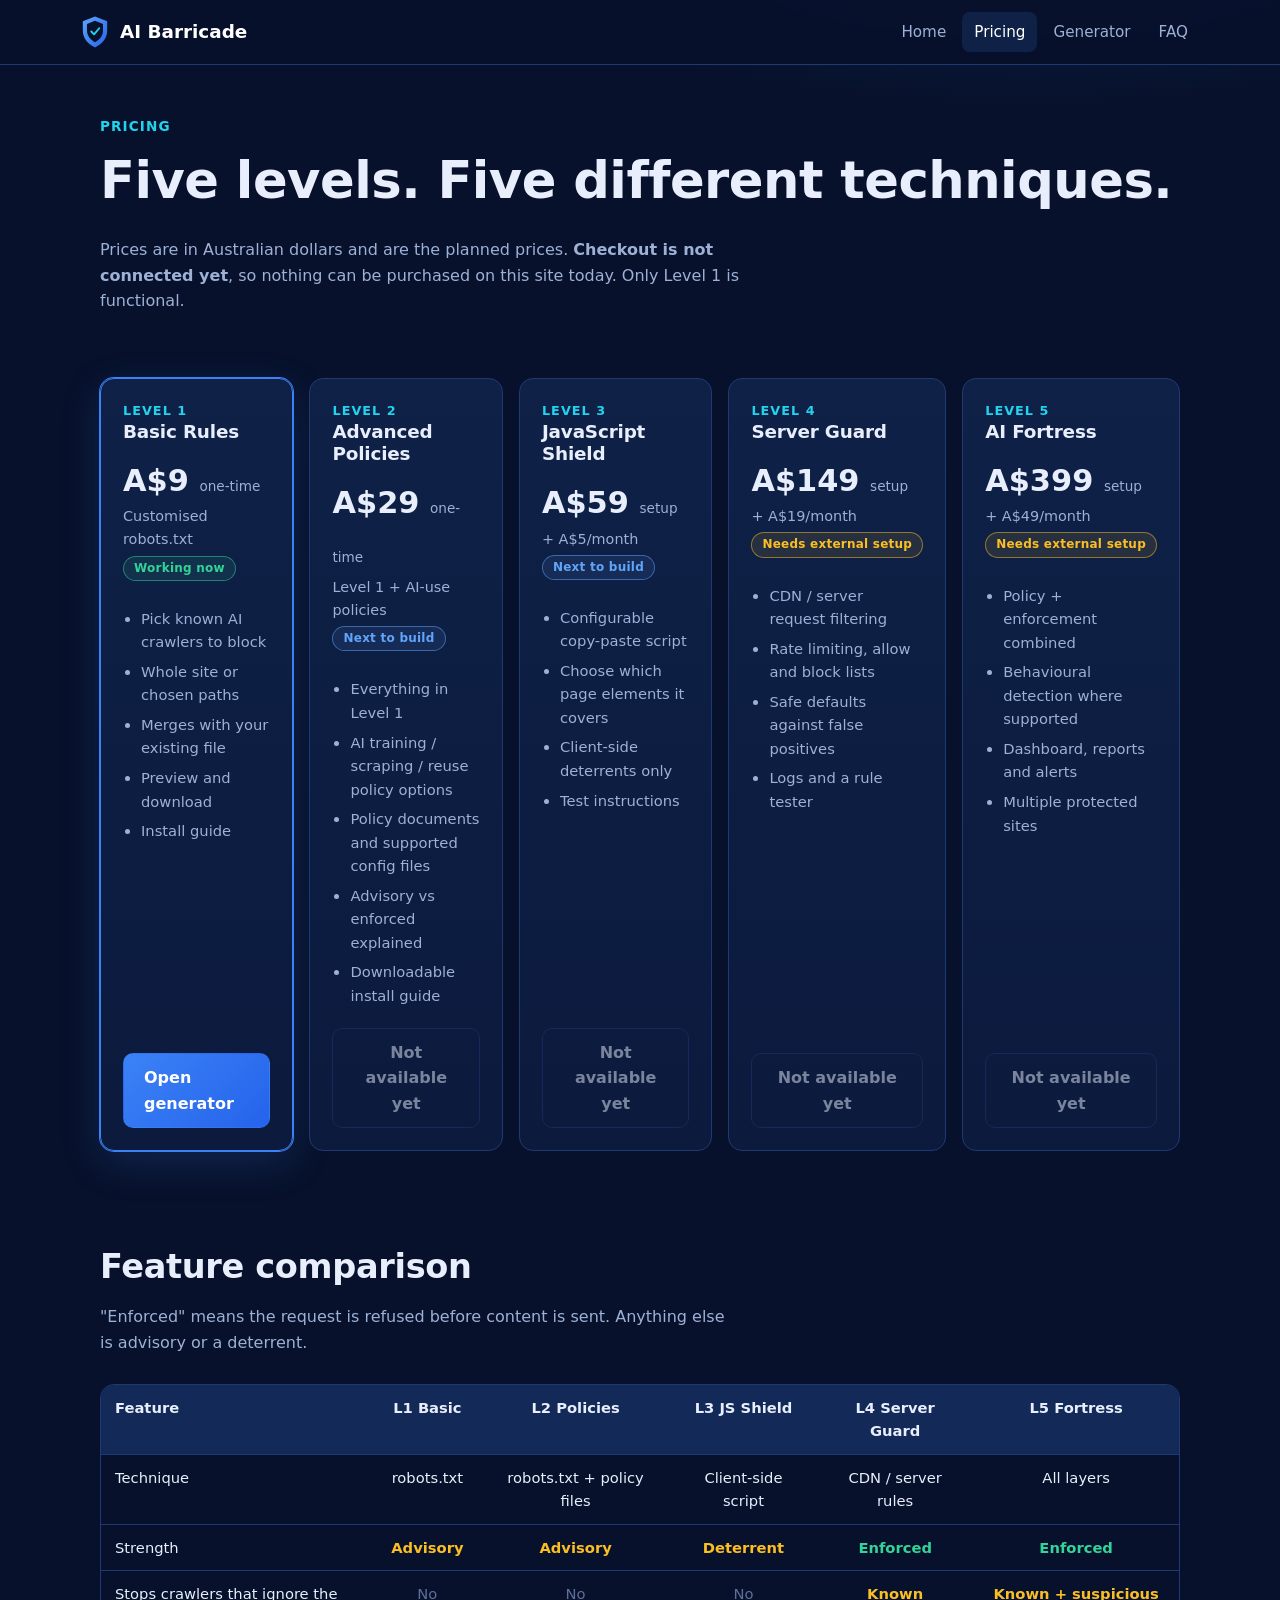
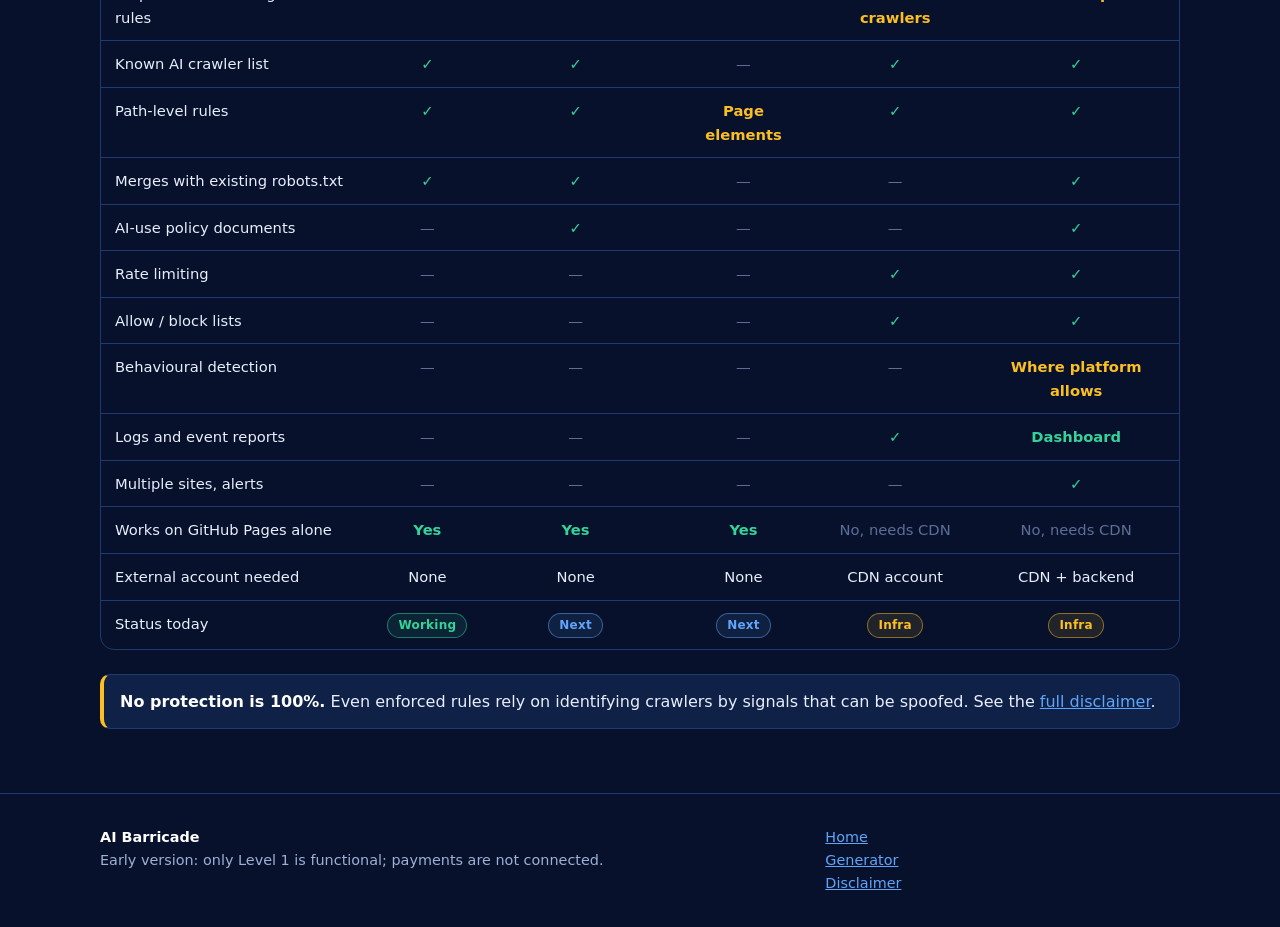
<file: pricing.html>
<!doctype html>
<html lang="en">
<head>
  <meta charset="utf-8">
  <meta name="viewport" content="width=device-width, initial-scale=1">
  <title>Pricing — AI Barricade</title>
  <meta name="description" content="Five protection levels with different technical approaches, honestly labelled by what works today.">
  <link rel="stylesheet" href="style.css">
</head>
<body>
<header class="site-header">
  <div class="wrap nav">
    <a class="brand" href="index.html" aria-label="AI Barricade home">
      <svg viewBox="0 0 64 72" aria-hidden="true"><defs><linearGradient id="sg" x1="0" y1="0" x2="1" y2="1"><stop offset="0" stop-color="#60a5fa"/><stop offset="1" stop-color="#2563eb"/></linearGradient></defs><path d="M32 3 6 13v20c0 17 11 29 26 36 15-7 26-19 26-36V13L32 3z" fill="url(#sg)"/><path d="M32 12 15 19v14c0 11 7 20 17 25 10-5 17-14 17-25V19l-17-7z" fill="#07112b"/><path d="M24 35l6 6 11-13" fill="none" stroke="#22d3ee" stroke-width="4" stroke-linecap="round" stroke-linejoin="round"/></svg>
      AI Barricade
    </a>
    <nav aria-label="Main"><ul>
      <li><a class="link" href="index.html">Home</a></li>
      <li><a class="link" href="pricing.html" aria-current="page">Pricing</a></li>
      <li><a class="link" href="generator.html">Generator</a></li>
      <li><a class="link" href="index.html#faq">FAQ</a></li>
    </ul></nav>
  </div>
</header>

<main>
  <div class="wrap" style="padding-top:48px">
    <span class="eyebrow">Pricing</span>
    <h1>Five levels. Five different techniques.</h1>
    <p class="muted" style="max-width:64ch">Prices are in Australian dollars and are the planned prices. <strong>Checkout is not connected yet</strong>, so nothing can be purchased on this site today. Only Level 1 is functional.</p>
  </div>

  <section>
    <div class="wrap plans">
      <article class="card plan featured">
        <span class="level">Level 1</span><h3>Basic Rules</h3>
        <div class="price">A$9 <small>one-time</small></div><div class="sub">Customised robots.txt</div>
        <span class="badge live">Working now</span>
        <ul><li>Pick known AI crawlers to block</li><li>Whole site or chosen paths</li><li>Merges with your existing file</li><li>Preview and download</li><li>Install guide</li></ul>
        <a class="btn btn-primary" href="generator.html">Open generator</a>
      </article>
      <article class="card plan">
        <span class="level">Level 2</span><h3>Advanced Policies</h3>
        <div class="price">A$29 <small>one-time</small></div><div class="sub">Level 1 + AI-use policies</div>
        <span class="badge next">Next to build</span>
        <ul><li>Everything in Level 1</li><li>AI training / scraping / reuse policy options</li><li>Policy documents and supported config files</li><li>Advisory vs enforced explained</li><li>Downloadable install guide</li></ul>
        <button class="btn btn-ghost" disabled>Not available yet</button>
      </article>
      <article class="card plan">
        <span class="level">Level 3</span><h3>JavaScript Shield</h3>
        <div class="price">A$59 <small>setup</small></div><div class="sub">+ A$5/month</div>
        <span class="badge next">Next to build</span>
        <ul><li>Configurable copy-paste script</li><li>Choose which page elements it covers</li><li>Client-side deterrents only</li><li>Test instructions</li></ul>
        <button class="btn btn-ghost" disabled>Not available yet</button>
      </article>
      <article class="card plan">
        <span class="level">Level 4</span><h3>Server Guard</h3>
        <div class="price">A$149 <small>setup</small></div><div class="sub">+ A$19/month</div>
        <span class="badge infra">Needs external setup</span>
        <ul><li>CDN / server request filtering</li><li>Rate limiting, allow and block lists</li><li>Safe defaults against false positives</li><li>Logs and a rule tester</li></ul>
        <button class="btn btn-ghost" disabled>Not available yet</button>
      </article>
      <article class="card plan">
        <span class="level">Level 5</span><h3>AI Fortress</h3>
        <div class="price">A$399 <small>setup</small></div><div class="sub">+ A$49/month</div>
        <span class="badge infra">Needs external setup</span>
        <ul><li>Policy + enforcement combined</li><li>Behavioural detection where supported</li><li>Dashboard, reports and alerts</li><li>Multiple protected sites</li></ul>
        <button class="btn btn-ghost" disabled>Not available yet</button>
      </article>
    </div>
  </section>

  <section>
    <div class="wrap">
      <div class="section-head"><h2>Feature comparison</h2><p class="muted">"Enforced" means the request is refused before content is sent. Anything else is advisory or a deterrent.</p></div>
      <div class="table-scroll">
        <table>
          <thead><tr><th>Feature</th><th class="c">L1 Basic</th><th class="c">L2 Policies</th><th class="c">L3 JS Shield</th><th class="c">L4 Server Guard</th><th class="c">L5 Fortress</th></tr></thead>
          <tbody>
            <tr><td>Technique</td><td class="c">robots.txt</td><td class="c">robots.txt + policy files</td><td class="c">Client-side script</td><td class="c">CDN / server rules</td><td class="c">All layers</td></tr>
            <tr><td>Strength</td><td class="c part">Advisory</td><td class="c part">Advisory</td><td class="c part">Deterrent</td><td class="c yes">Enforced</td><td class="c yes">Enforced</td></tr>
            <tr><td>Stops crawlers that ignore the rules</td><td class="c no">No</td><td class="c no">No</td><td class="c no">No</td><td class="c part">Known crawlers</td><td class="c part">Known + suspicious</td></tr>
            <tr><td>Known AI crawler list</td><td class="c yes">✓</td><td class="c yes">✓</td><td class="c no">—</td><td class="c yes">✓</td><td class="c yes">✓</td></tr>
            <tr><td>Path-level rules</td><td class="c yes">✓</td><td class="c yes">✓</td><td class="c part">Page elements</td><td class="c yes">✓</td><td class="c yes">✓</td></tr>
            <tr><td>Merges with existing robots.txt</td><td class="c yes">✓</td><td class="c yes">✓</td><td class="c no">—</td><td class="c no">—</td><td class="c yes">✓</td></tr>
            <tr><td>AI-use policy documents</td><td class="c no">—</td><td class="c yes">✓</td><td class="c no">—</td><td class="c no">—</td><td class="c yes">✓</td></tr>
            <tr><td>Rate limiting</td><td class="c no">—</td><td class="c no">—</td><td class="c no">—</td><td class="c yes">✓</td><td class="c yes">✓</td></tr>
            <tr><td>Allow / block lists</td><td class="c no">—</td><td class="c no">—</td><td class="c no">—</td><td class="c yes">✓</td><td class="c yes">✓</td></tr>
            <tr><td>Behavioural detection</td><td class="c no">—</td><td class="c no">—</td><td class="c no">—</td><td class="c no">—</td><td class="c part">Where platform allows</td></tr>
            <tr><td>Logs and event reports</td><td class="c no">—</td><td class="c no">—</td><td class="c no">—</td><td class="c yes">✓</td><td class="c yes">Dashboard</td></tr>
            <tr><td>Multiple sites, alerts</td><td class="c no">—</td><td class="c no">—</td><td class="c no">—</td><td class="c no">—</td><td class="c yes">✓</td></tr>
            <tr><td>Works on GitHub Pages alone</td><td class="c yes">Yes</td><td class="c yes">Yes</td><td class="c yes">Yes</td><td class="c no">No, needs CDN</td><td class="c no">No, needs CDN</td></tr>
            <tr><td>External account needed</td><td class="c">None</td><td class="c">None</td><td class="c">None</td><td class="c">CDN account</td><td class="c">CDN + backend</td></tr>
            <tr><td>Status today</td><td class="c"><span class="badge live">Working</span></td><td class="c"><span class="badge next">Next</span></td><td class="c"><span class="badge next">Next</span></td><td class="c"><span class="badge infra">Infra</span></td><td class="c"><span class="badge infra">Infra</span></td></tr>
          </tbody>
        </table>
      </div>
      <div class="callout warn" style="margin-top:24px"><strong>No protection is 100%.</strong> Even enforced rules rely on identifying crawlers by signals that can be spoofed. See the <a href="index.html#disclaimer">full disclaimer</a>.</div>
    </div>
  </section>
</main>

<footer>
  <div class="wrap cols">
    <div><strong style="color:#fff">AI Barricade</strong><br>Early version: only Level 1 is functional; payments are not connected.</div>
    <div><a href="index.html">Home</a><br><a href="generator.html">Generator</a><br><a href="index.html#disclaimer">Disclaimer</a></div>
  </div>
</footer>
</body>
</html>
</file>
<file: style.css>
/* AI Barricade - shared styles. Dark navy + blue accents, mobile first. */
:root {
  --bg: #07112b;
  --bg-2: #0b1a3d;
  --panel: #0f2147;
  --panel-2: #132a59;
  --line: #1f3a73;
  --text: #e8eefc;
  --muted: #9db0d6;
  --blue: #3b82f6;
  --blue-2: #60a5fa;
  --cyan: #22d3ee;
  --green: #34d399;
  --amber: #fbbf24;
  --red: #f87171;
  --radius: 14px;
  --font: system-ui, -apple-system, "Segoe UI", Roboto, "Helvetica Neue", Arial, sans-serif;
  --mono: ui-monospace, SFMono-Regular, Menlo, Consolas, monospace;
}
* { box-sizing: border-box; }
html { scroll-behavior: smooth; }
body {
  margin: 0; font-family: var(--font); color: var(--text); line-height: 1.6;
  background: radial-gradient(1200px 600px at 80% -10%, #12306b 0%, transparent 60%), var(--bg);
  min-height: 100vh; -webkit-text-size-adjust: 100%;
}
a { color: var(--blue-2); }
a:hover { color: #fff; }
h1, h2, h3 { line-height: 1.2; margin: 0 0 .5em; letter-spacing: -.01em; }
h1 { font-size: clamp(2rem, 5vw, 3.2rem); }
h2 { font-size: clamp(1.5rem, 3.4vw, 2.1rem); }
h3 { font-size: 1.15rem; }
p { margin: 0 0 1em; }
.wrap { width: 100%; max-width: 1120px; margin: 0 auto; padding: 0 20px; }
.muted { color: var(--muted); }
.sr-only { position: absolute; width: 1px; height: 1px; overflow: hidden; clip: rect(0 0 0 0); white-space: nowrap; }
:focus-visible { outline: 2px solid var(--cyan); outline-offset: 2px; }

/* header */
.site-header { position: sticky; top: 0; z-index: 20; background: rgba(7,17,43,.88); backdrop-filter: blur(8px); border-bottom: 1px solid var(--line); }
.nav { display: flex; align-items: center; justify-content: space-between; gap: 12px; padding: 12px 0; flex-wrap: wrap; }
.brand { display: flex; align-items: center; gap: 10px; font-weight: 700; font-size: 1.15rem; color: #fff; text-decoration: none; }
.brand svg { width: 30px; height: 34px; }
.nav ul { list-style: none; display: flex; gap: 4px; margin: 0; padding: 0; flex-wrap: wrap; }
.nav a.link { display: block; padding: 8px 12px; border-radius: 8px; color: var(--muted); text-decoration: none; font-size: .95rem; }
.nav a.link:hover, .nav a.link[aria-current="page"] { color: #fff; background: var(--panel); }

/* buttons */
.btn { display: inline-flex; align-items: center; justify-content: center; gap: 8px; padding: 11px 20px; border-radius: 10px; border: 1px solid transparent; font: inherit; font-weight: 600; cursor: pointer; text-decoration: none; transition: transform .08s, background .15s; }
.btn:active { transform: translateY(1px); }
.btn-primary { background: linear-gradient(135deg, var(--blue), #2563eb); color: #fff; }
.btn-primary:hover { background: linear-gradient(135deg, #5b9bff, var(--blue)); color: #fff; }
.btn-ghost { background: transparent; border-color: var(--line); color: var(--text); }
.btn-ghost:hover { background: var(--panel); color: #fff; }
.btn[disabled], .btn[aria-disabled="true"] { opacity: .5; cursor: not-allowed; }

/* hero */
.hero { padding: 64px 0 40px; }
.hero-grid { display: grid; gap: 40px; align-items: center; }
.hero p.lead { font-size: 1.15rem; color: var(--muted); max-width: 56ch; }
.hero .cta { display: flex; gap: 12px; flex-wrap: wrap; margin-top: 24px; }
.hero-art { display: flex; justify-content: center; }
.hero-art svg { width: min(320px, 70vw); height: auto; filter: drop-shadow(0 0 40px rgba(59,130,246,.35)); }
@media (min-width: 860px) { .hero-grid { grid-template-columns: 1.3fr 1fr; } .hero { padding: 88px 0 56px; } }
.eyebrow { display: inline-block; color: var(--cyan); font-weight: 600; font-size: .85rem; letter-spacing: .08em; text-transform: uppercase; margin-bottom: 12px; }

section { padding: 48px 0; }
.section-head { max-width: 62ch; margin-bottom: 28px; }

/* cards */
.grid { display: grid; gap: 16px; }
@media (min-width: 700px) { .grid.cols-2 { grid-template-columns: repeat(2, 1fr); } .grid.cols-3 { grid-template-columns: repeat(3, 1fr); } }
.card { background: linear-gradient(180deg, var(--panel), var(--bg-2)); border: 1px solid var(--line); border-radius: var(--radius); padding: 22px; }
.card h3 { margin-bottom: .4em; }

/* status badges: honest labelling of what works today */
.badge { display: inline-block; padding: 2px 10px; border-radius: 999px; font-size: .75rem; font-weight: 700; letter-spacing: .02em; border: 1px solid; white-space: nowrap; }
.badge.live { color: var(--green); border-color: rgba(52,211,153,.5); background: rgba(52,211,153,.1); }
.badge.next { color: var(--blue-2); border-color: rgba(96,165,250,.5); background: rgba(96,165,250,.1); }
.badge.infra { color: var(--amber); border-color: rgba(251,191,36,.5); background: rgba(251,191,36,.1); }

/* callouts */
.callout { border: 1px solid var(--line); border-left: 4px solid var(--blue); background: var(--panel); border-radius: 10px; padding: 14px 16px; margin: 16px 0; }
.callout.warn { border-left-color: var(--amber); }
.callout.bad { border-left-color: var(--red); }
.callout.good { border-left-color: var(--green); }
.callout strong:first-child { color: #fff; }

/* pricing */
.plans { display: grid; gap: 16px; }
@media (min-width: 700px) { .plans { grid-template-columns: repeat(2, 1fr); } }
@media (min-width: 1100px) { .plans { grid-template-columns: repeat(5, 1fr); } }
.plan { display: flex; flex-direction: column; }
.plan .level { color: var(--cyan); font-size: .8rem; font-weight: 700; letter-spacing: .08em; text-transform: uppercase; }
.plan .price { font-size: 1.9rem; font-weight: 800; margin: 6px 0 0; }
.plan .price small { font-size: .85rem; font-weight: 500; color: var(--muted); }
.plan .sub { color: var(--muted); font-size: .9rem; min-height: 1.4em; }
.plan ul { padding-left: 18px; margin: 14px 0; color: var(--muted); font-size: .92rem; flex: 1; }
.plan li { margin-bottom: 6px; }
.plan .badge { align-self: flex-start; margin: 4px 0 12px; }
.plan.featured { border-color: var(--blue); box-shadow: 0 0 0 1px var(--blue), 0 12px 40px rgba(59,130,246,.18); }

/* comparison table */
.table-scroll { overflow-x: auto; border: 1px solid var(--line); border-radius: var(--radius); }
table { border-collapse: collapse; width: 100%; min-width: 760px; font-size: .92rem; }
th, td { padding: 11px 14px; text-align: left; border-bottom: 1px solid var(--line); vertical-align: top; }
thead th { background: var(--panel-2); position: sticky; top: 0; }
tbody tr:last-child td { border-bottom: 0; }
td.c, th.c { text-align: center; }
.yes { color: var(--green); font-weight: 700; }
.no { color: #5d6f99; }
.part { color: var(--amber); font-weight: 600; }

/* faq */
details { background: var(--panel); border: 1px solid var(--line); border-radius: 10px; padding: 0 16px; margin-bottom: 10px; }
summary { cursor: pointer; padding: 14px 0; font-weight: 600; }
details[open] summary { color: var(--blue-2); }
details p { color: var(--muted); }

/* forms (generator) */
.layout { display: grid; gap: 24px; padding: 32px 0 64px; }
.layout > * { min-width: 0; }
.callout, .summary-list li { overflow-wrap: anywhere; }
@media (min-width: 980px) { .layout { grid-template-columns: 420px 1fr; align-items: start; } .sticky { position: sticky; top: 84px; } }
fieldset { border: 1px solid var(--line); border-radius: var(--radius); padding: 16px 18px 18px; margin: 0 0 16px; background: var(--panel); }
legend { padding: 0 8px; font-weight: 700; color: #fff; }
label { display: block; font-weight: 600; font-size: .92rem; margin-bottom: 4px; }
.hint { font-size: .82rem; color: var(--muted); margin: 4px 0 10px; }
input[type="text"], input[type="url"], textarea {
  width: 100%; padding: 10px 12px; border-radius: 8px; border: 1px solid var(--line);
  background: #081633; color: var(--text); font: inherit;
}
textarea { font-family: var(--mono); font-size: .85rem; min-height: 110px; resize: vertical; }
input:focus, textarea:focus { border-color: var(--blue); outline: none; box-shadow: 0 0 0 3px rgba(59,130,246,.25); }
.check { display: flex; gap: 10px; align-items: flex-start; font-weight: 500; margin-bottom: 8px; cursor: pointer; }
.check input { margin-top: 5px; accent-color: var(--blue); }
.check .name { font-weight: 600; }
.check .meta { color: var(--muted); font-size: .8rem; display: block; }
.group-title { margin: 14px 0 6px; font-size: .8rem; text-transform: uppercase; letter-spacing: .08em; color: var(--cyan); display: flex; justify-content: space-between; align-items: center; gap: 8px; flex-wrap: wrap; }
.group-title button { font-size: .75rem; padding: 2px 8px; border-radius: 6px; border: 1px solid var(--line); background: transparent; color: var(--muted); cursor: pointer; text-transform: none; letter-spacing: 0; }
.group-title button:hover { color: #fff; background: var(--panel-2); }
.radio-row { display: flex; gap: 18px; flex-wrap: wrap; margin-bottom: 8px; }
.radio-row label { display: flex; gap: 8px; align-items: center; font-weight: 500; margin: 0; cursor: pointer; }
.field-error { color: var(--red); font-size: .85rem; margin-top: 4px; min-height: 1.2em; }
.tag { font-size: .7rem; padding: 1px 7px; border-radius: 999px; background: rgba(52,211,153,.12); color: var(--green); border: 1px solid rgba(52,211,153,.4); margin-left: 6px; font-weight: 600; }

/* preview */
.preview-head { display: flex; justify-content: space-between; align-items: center; gap: 12px; flex-wrap: wrap; margin-bottom: 10px; }
.actions { display: flex; gap: 10px; flex-wrap: wrap; }
pre.code { background: #040c20; border: 1px solid var(--line); border-radius: 10px; padding: 16px; overflow: auto; max-height: 460px; font-family: var(--mono); font-size: .85rem; line-height: 1.55; margin: 0; white-space: pre; tab-size: 2; }
pre.code .l-new { background: rgba(52,211,153,.12); display: inline-block; width: 100%; }
pre.code .l-cm { color: #6f86b8; }
.summary-list { margin: 10px 0 0; padding-left: 18px; font-size: .9rem; }
.summary-list li { margin-bottom: 4px; }
.empty-state { text-align: center; padding: 48px 20px; color: var(--muted); border: 1px dashed var(--line); border-radius: var(--radius); }
.steps { counter-reset: step; list-style: none; padding: 0; margin: 0; }
.steps li { counter-increment: step; position: relative; padding: 0 0 18px 44px; }
.steps li::before { content: counter(step); position: absolute; left: 0; top: 0; width: 30px; height: 30px; border-radius: 50%; background: var(--panel-2); border: 1px solid var(--blue); color: #fff; display: grid; place-items: center; font-weight: 700; font-size: .9rem; }
code { font-family: var(--mono); background: #0a1a3c; border: 1px solid var(--line); padding: 1px 6px; border-radius: 6px; font-size: .88em; }

footer { border-top: 1px solid var(--line); padding: 32px 0; color: var(--muted); font-size: .9rem; }
footer .cols { display: grid; gap: 16px; }
@media (min-width: 800px) { footer .cols { grid-template-columns: 2fr 1fr; } }
@media (prefers-reduced-motion: reduce) { html { scroll-behavior: auto; } .btn { transition: none; } }
</file>
